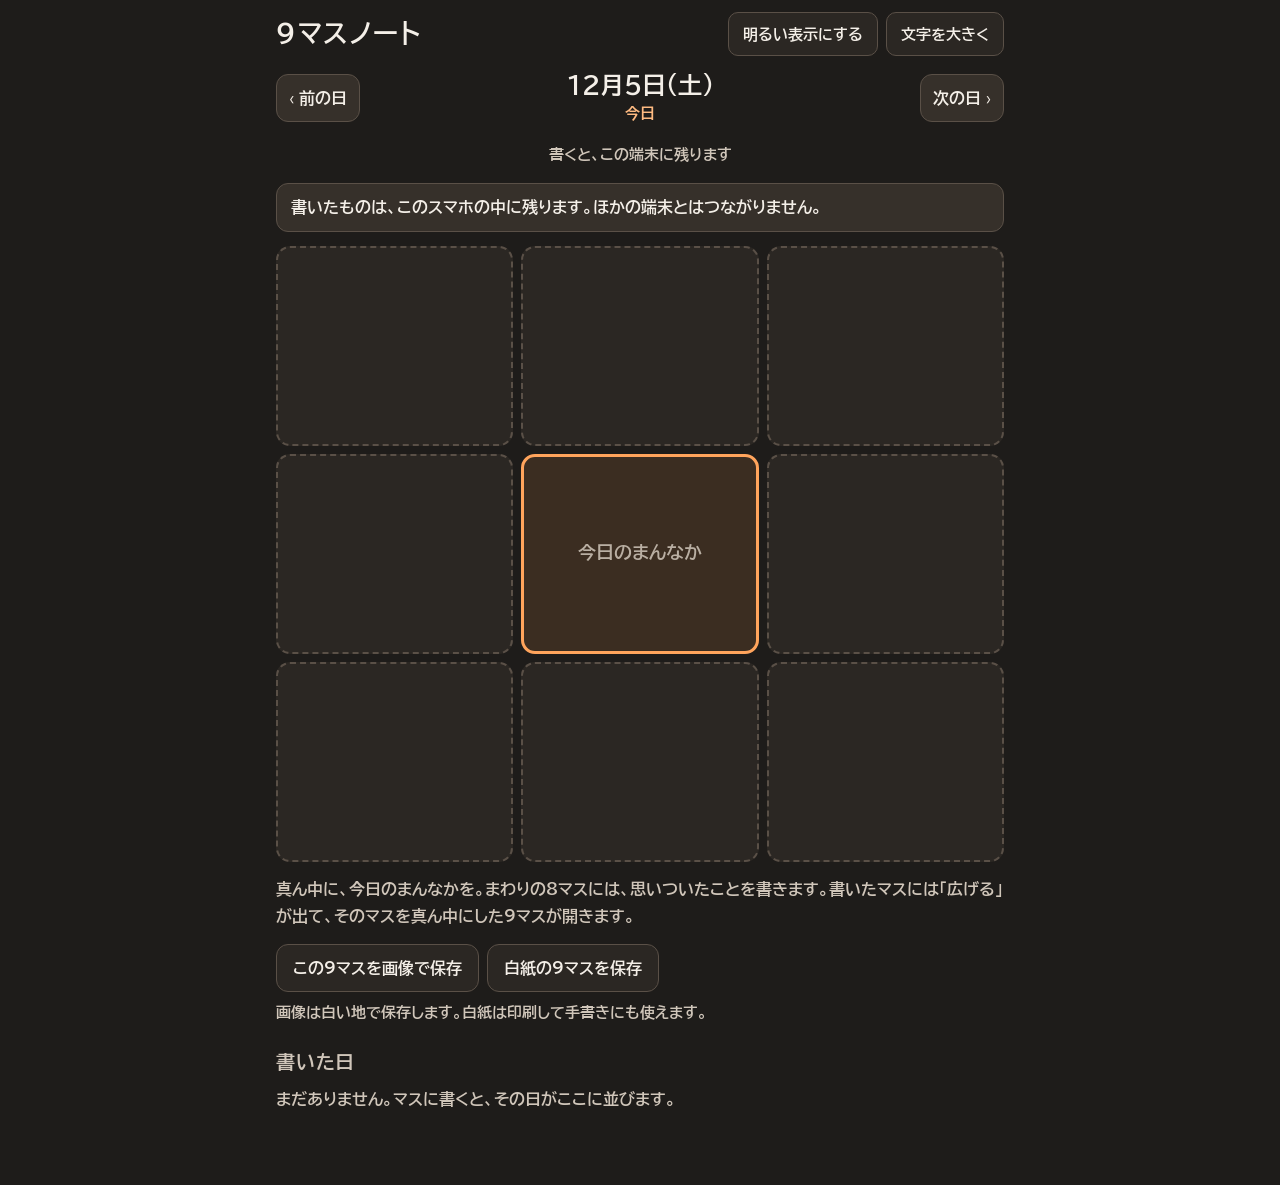
<file: 9masu/index.html>
<!doctype html>
<html lang="ja"><head>
<meta charset="utf-8">
<meta name="viewport" content="width=device-width,initial-scale=1,viewport-fit=cover">
<title>9マスノート</title>
<link rel="manifest" href="manifest.json">
<link rel="icon" href="icon-192.png" sizes="192x192" type="image/png">
<link rel="apple-touch-icon" href="apple-touch-icon.png">
<meta name="theme-color" content="#1e1c1a">
<meta name="mobile-web-app-capable" content="yes">
<meta name="description" content="3×3のマスに書く9マスノート">
<meta name="color-scheme" content="dark light">
<link rel="preconnect" href="https://fonts.googleapis.com">
<link rel="preconnect" href="https://fonts.gstatic.com" crossorigin>
<link rel="stylesheet" href="https://fonts.googleapis.com/css2?family=BIZ+UDPGothic:wght@400;700&display=swap">
<script>
// 表示の好みは、この端末のブラウザにだけ覚えさせる（読めなくても暗い表示・ふつうの大きさで出す）
try{ if(localStorage.getItem("masu-theme")==="light") document.documentElement.setAttribute("data-masu","light");
     if(localStorage.getItem("masu-size")==="xl") document.documentElement.classList.add("xl"); }catch(e){}
</script>
<style>
/* 3×3のマスが主役。上に日付、下に「書いた日」。
   既定は暗い表示（2026-09-24 本人希望：老眼・白内障のため）。色はダッシュボードと揃える */
:root{
  --bg:#1e1c1a; --fg:#f4efe8; --muted:#d0c6ba; --line:#5a5047;
  --card:#2b2723; --soft:#36302a; --core:#3b2d21; --core-line:#ffa45c;
  --accent:#ffa45c; --accent-ink:#ffbb82; --on-accent:#1e1c1a;
  --go:#74e3a8; --stop:#ff9582;
  --font:"BIZ UDPGothic","Hiragino Sans","Yu Gothic UI","Meiryo",system-ui,sans-serif;
  color-scheme:dark;
}
:root[data-masu="light"]{
  --bg:#fffaf2; --fg:#2d2824; --muted:#5f544b; --line:#cdb89f;
  --card:#ffffff; --soft:#fff3e4; --core:#fde9d2; --core-line:#d8702d;
  --accent:#d8702d; --accent-ink:#a94f12; --on-accent:#ffffff;
  --go:#237f53; --stop:#c0402e;
  color-scheme:light;
}
*{box-sizing:border-box}
[hidden]{display:none!important}
html{-webkit-text-size-adjust:100%}
html.xl body{zoom:1.15}
body{margin:0;background:var(--bg);color:var(--fg);font-family:var(--font);
  font-size:18px;line-height:1.7;font-weight:700;overflow-wrap:anywhere}
.wrap{max-width:760px;margin:0 auto;padding-block:12px 72px;
  padding-left:max(16px, env(safe-area-inset-left, 0px));
  padding-right:max(16px, env(safe-area-inset-right, 0px));
  display:flex;flex-direction:column;gap:14px}
button{font-family:inherit;font-weight:700;cursor:pointer;color:var(--fg)}
button:focus-visible{outline:3px solid var(--accent);outline-offset:2px}

/* 見出しと表示の好み */
.top{display:flex;flex-wrap:wrap;align-items:center;justify-content:space-between;gap:8px 12px}
h1{margin:0;font-size:26px;letter-spacing:.06em;line-height:1.3}
.prefs{display:flex;gap:8px;flex-wrap:wrap}
.pbtn{background:var(--card);border:1px solid var(--line);border-radius:10px;
  padding:6px 14px;font-size:15px;min-height:44px}

/* 日付 */
.datebar{display:grid;grid-template-columns:auto minmax(0,1fr) auto;align-items:center;gap:8px}
.nav{background:var(--soft);border:1px solid var(--line);border-radius:12px;
  padding:6px 12px;font-size:16px;min-height:48px;white-space:nowrap}
.dateblock{text-align:center;min-width:0}
.date{font-size:24px;line-height:1.3;font-variant-numeric:tabular-nums}
.dsub{font-size:15px;color:var(--muted)}
.dsub.today{color:var(--accent-ink)}
.statusrow{display:flex;flex-wrap:wrap;align-items:center;justify-content:center;gap:6px 14px;min-height:28px}
.status{margin:0;font-size:15px;color:var(--muted);text-align:center}
.status.ok{color:var(--go)}
.status.ng{color:var(--stop)}
.link{background:none;border:0;padding:4px 2px;font-size:15px;color:var(--accent-ink);
  text-decoration:underline;text-underline-offset:3px;min-height:36px}
.notice{margin:0;padding:10px 14px;border-radius:12px;background:var(--soft);
  border:1px solid var(--line);font-size:16px}

/* 広げているときの帯 */
.subbar{display:flex;flex-wrap:wrap;align-items:center;gap:8px 12px;
  padding:10px 12px;border-radius:12px;background:var(--soft)}
.subinfo{display:flex;align-items:center;gap:10px;min-width:0;flex:1 1 220px;font-size:17px}
.subinfo span:last-child{min-width:0}
.minimap{display:inline-grid;grid-template-columns:repeat(3,10px);gap:2px;flex:none}
.minimap i{width:10px;height:10px;border-radius:2px;border:1px solid var(--line)}
.minimap i.c{border-color:var(--muted)}
.minimap i.on{background:var(--accent);border-color:var(--accent)}

/* 9マス本体 */
.grid{display:grid;grid-template-columns:repeat(3,minmax(0,1fr));gap:8px}
.cell{position:relative;display:flex;flex-direction:column;justify-content:center;align-items:stretch;
  min-height:clamp(108px, 26vw, 200px);padding:10px 8px;border-radius:14px;
  background:var(--card);border:2px dashed var(--line);cursor:text}
.cell.filled{border-style:solid}
.cell.core{background:var(--core);border:3px solid var(--core-line)}
.cell:focus-within{outline:3px solid var(--accent);outline-offset:2px}
.cell textarea{display:block;width:100%;min-height:1.6em;margin:0;padding:0;border:0;outline:none;resize:none;
  overflow:hidden;background:transparent;color:var(--fg);font:inherit;font-size:18px;line-height:1.55;
  text-align:center}
.cell textarea::placeholder{color:var(--muted);opacity:.85}
.expand{align-self:center;margin-top:8px;padding:4px 12px;min-height:40px;border-radius:999px;
  background:var(--soft);border:1px solid var(--line);color:var(--accent-ink);font-size:15px;white-space:nowrap}
.expand .n{font-variant-numeric:tabular-nums;color:var(--muted);margin-left:4px}
.hint{margin:0;font-size:16px;color:var(--muted)}

/* 画像で保存 */
.saves{display:flex;flex-direction:column;gap:8px}
.saves .btns{display:flex;flex-wrap:wrap;gap:8px}
.sbtn{background:var(--card);border:1px solid var(--line);border-radius:12px;padding:8px 16px;font-size:16px;min-height:48px}
.saves p{margin:0;font-size:15px;color:var(--muted)}

/* 書いた日 */
.history h2{margin:6px 0 8px;font-size:19px;color:var(--muted);letter-spacing:.04em}
.chips{display:flex;flex-wrap:wrap;gap:8px}
.chip{background:var(--card);border:1px solid var(--line);border-radius:12px;padding:6px 12px;
  font-size:16px;min-height:44px;text-align:left;line-height:1.4}
.chip .n{display:block;font-size:14px;color:var(--muted);font-variant-numeric:tabular-nums}
.chip.on{border:2px solid var(--accent)}
.empty{margin:0;font-size:16px;color:var(--muted)}

@media (max-width:420px){
  .nav{padding:6px 8px;font-size:15px}
  .date{font-size:21px}
  .cell{padding:8px 5px}
}
@media (prefers-reduced-motion:reduce){*{transition:none!important}}
</style>

<style>
.install{display:grid;gap:10px;padding:14px 16px;border:1px solid var(--line);border-radius:14px;background:var(--card);font-size:18px;line-height:1.5}
.install p{margin:0}
.install .ib{display:flex;gap:10px;flex-wrap:wrap}
.install button{min-height:52px;padding:0 18px;font-size:18px;border-radius:12px}
.install #installBtn{background:var(--accent);color:var(--on-accent);border:0}
.install #installClose{background:transparent;border:1px solid var(--line)}
</style>
</head><body>
<div class="wrap">
  <div class="install" id="installBox" hidden>
    <p id="installMsg">ホーム画面に追加すると、アプリのように開けます。</p>
    <div class="ib"><button type="button" id="installBtn">ホーム画面に追加</button><button type="button" id="installClose">閉じる</button></div>
  </div>
  <header class="top">
    <h1>9マスノート</h1>
    <div class="prefs">
      <button type="button" id="btn-theme" class="pbtn">明るい表示にする</button>
      <button type="button" id="btn-size" class="pbtn">文字を大きく</button>
    </div>
  </header>

  <nav class="datebar" aria-label="日付">
    <button type="button" id="prev" class="nav">‹ 前の日</button>
    <div class="dateblock">
      <div id="date-label" class="date"></div>
      <div id="date-sub" class="dsub"></div>
    </div>
    <button type="button" id="next" class="nav">次の日 ›</button>
  </nav>

  <div class="statusrow">
    <p id="status" class="status" aria-live="polite">保存先につないでいます…</p>
    <button type="button" id="to-today" class="link" hidden>今日に戻る</button>
  </div>
  <p id="notice" class="notice" hidden></p>

  <div id="subbar" class="subbar" hidden>
    <button type="button" id="back" class="pbtn">‹ 9マスに戻る</button>
    <div class="subinfo"><span id="minimap" class="minimap" aria-hidden="true"></span><span id="subtitle"></span></div>
  </div>

  <section id="grid" class="grid" aria-label="9マス"></section>
  <p id="hint" class="hint"></p>

  <section id="saves" class="saves" hidden>
    <div class="btns">
      <button type="button" id="save-png" class="sbtn">この9マスを画像で保存</button>
      <button type="button" id="save-blank" class="sbtn">白紙の9マスを保存</button>
    </div>
    <p>画像は白い地で保存します。白紙は印刷して手書きにも使えます。</p>
  </section>

  <section class="history">
    <h2>書いた日</h2>
    <div id="history" class="chips"></div>
  </section>
</div>

<script>
(function(){
  "use strict";
  // マスの並び（0〜8）。4がまんなか。広げた9マスのまんなかは、もとのマスと同じ文字を指す
  var POS = ["左上","上","右上","左","まんなか","右","左下","下","右下"];
  var $ = function(id){ return document.getElementById(id); };

  var fmtYMD = new Intl.DateTimeFormat("en-CA",{timeZone:"Asia/Tokyo",year:"numeric",month:"2-digit",day:"2-digit"});
  var fmtWd = new Intl.DateTimeFormat("ja-JP",{timeZone:"UTC",weekday:"short"});
  var fmtHM = new Intl.DateTimeFormat("ja-JP",{timeZone:"Asia/Tokyo",hour:"numeric",minute:"2-digit"});
  function today(){ return fmtYMD.format(new Date()); }
  function parts(ds){ var p = ds.split("-"); return {y:+p[0], m:+p[1], d:+p[2]}; }
  function addDays(ds, n){ var p = parts(ds); return new Date(Date.UTC(p.y,p.m-1,p.d+n)).toISOString().slice(0,10); }
  function wd(ds){ var p = parts(ds); return fmtWd.format(new Date(Date.UTC(p.y,p.m-1,p.d))); }
  function dateLabel(ds){ var p = parts(ds); return p.m + "月" + p.d + "日（" + wd(ds) + "）"; }
  function shortLabel(ds){ var p = parts(ds); return p.m + "/" + p.d + "（" + wd(ds) + "）"; }

  function blank9(){ return ["","","","","","","","",""]; }
  function blankDay(){ return {grid:blank9(), subs:{}}; }
  function clean9(a){ var out = blank9(); if(Array.isArray(a)) for(var i=0;i<9;i++) out[i] = typeof a[i]==="string" ? a[i] : ""; return out; }
  function normalize(d){
    var day = blankDay(); if(!d) return day;
    day.grid = clean9(d.grid);
    if(d.subs && typeof d.subs==="object") Object.keys(d.subs).forEach(function(k){
      var i = +k; if(i>=0 && i<9 && i!==4) day.subs[i] = clean9(d.subs[k]);
    });
    return day;
  }
  function subCount(day, k){ var s = day.subs[k]; if(!s) return 0; var n=0; for(var i=0;i<9;i++) if(i!==4 && s[i].trim()) n++; return n; }
  function filled(day){ return day.grid.filter(function(v){ return v.trim(); }).length; }
  function hasAny(day){ if(filled(day)) return true; for(var k=0;k<9;k++) if(subCount(day,k)) return true; return false; }

  var state = { date: today(), view: -1, days: {} };
  var dirty = {};      // 保存がまだ終わっていない日（届いた記録で上書きしない）
  var mode = "connecting"; // connecting | db | local
  var db = null, downloads = null;

  function day(ds){ ds = ds || state.date; if(!state.days[ds]) state.days[ds] = blankDay(); return state.days[ds]; }
  // いま画面に出ている9つの値
  function values(){
    var d = day();
    if(state.view < 0) return d.grid.slice();
    var s = d.subs[state.view] || blank9(); var v = s.slice(); v[4] = d.grid[state.view]; return v;
  }
  function setValue(i, text){
    var d = day();
    if(state.view < 0 || i === 4){ d.grid[state.view < 0 ? i : state.view] = text; }
    else { if(!d.subs[state.view]) d.subs[state.view] = blank9(); d.subs[state.view][i] = text; }
  }

  /* ---------- 表示 ---------- */
  var tas = [];
  function autosize(ta){ ta.style.height = "auto"; ta.style.height = ta.scrollHeight + "px"; }

  function buildGrid(){
    var g = $("grid"); g.textContent = ""; tas = [];
    var v = values(), d = day();
    for(var i=0;i<9;i++){
      var cell = document.createElement("div");
      cell.className = "cell" + (i===4 ? " core" : "");
      var ta = document.createElement("textarea");
      ta.id = "masu-" + i; ta.rows = 1; ta.value = v[i];
      ta.setAttribute("aria-label", state.view < 0 ? POS[i] + "のマス" : "「" + POS[state.view] + "」を広げた9マスの" + POS[i]);
      if(i===4) ta.placeholder = state.view < 0 ? "今日のまんなか" : POS[state.view] + "のマス";
      ta.addEventListener("input", onInput(i));
      cell.appendChild(ta);
      if(state.view < 0 && i !== 4){
        var b = document.createElement("button");
        b.type = "button"; b.className = "expand"; b.id = "expand-" + i;
        b.addEventListener("click", openSub(i));
        cell.appendChild(b);
      }
      cell.addEventListener("click", focusCell(ta));
      g.appendChild(cell); tas.push(ta);
    }
    tas.forEach(autosize);
    paintCells();
  }
  function focusCell(ta){ return function(e){ if(e.target.closest("button")) return; if(e.target !== ta) ta.focus(); }; }
  function paintCells(){
    var v = values(), d = day();
    tas.forEach(function(ta, i){
      ta.parentNode.classList.toggle("filled", !!v[i].trim());
      var b = $("expand-" + i);
      if(b){
        var n = subCount(d, i);
        b.hidden = !(v[i].trim() || n);
        b.innerHTML = "広げる" + (n ? '<span class="n">' + n + "/8</span>" : "");
        b.setAttribute("aria-label", POS[i] + "のマスを9マスに広げる" + (n ? "（" + n + "マス書いてあります）" : ""));
      }
    });
  }
  // 届いた記録を画面に反映する（書いている途中のマスには触らない）
  function refreshValues(){
    var v = values();
    tas.forEach(function(ta, i){
      if(ta !== document.activeElement && ta.value !== v[i]){ ta.value = v[i]; autosize(ta); }
    });
    paintCells();
    if(state.view >= 0) paintSubbar();
  }

  function paintHeader(){
    var t = today();
    $("date-label").textContent = dateLabel(state.date);
    var sub = $("date-sub");
    if(state.date === t){ sub.textContent = "今日"; sub.className = "dsub today"; }
    else { var diff = Math.round((Date.parse(state.date) - Date.parse(t)) / 864e5);
      sub.textContent = diff < 0 ? (-diff) + "日前" : diff + "日後"; sub.className = "dsub"; }
    $("to-today").hidden = state.date === t;
  }
  function paintSubbar(){
    var bar = $("subbar");
    if(state.view < 0){ bar.hidden = true; return; }
    bar.hidden = false;
    var mm = $("minimap"); mm.textContent = "";
    for(var i=0;i<9;i++){ var c = document.createElement("i"); if(i===state.view) c.className = "on"; else if(i===4) c.className = "c"; mm.appendChild(c); }
    var center = day().grid[state.view].trim();
    $("subtitle").textContent = center ? "「" + center.replace(/\s+/g," ") + "」を広げています" : POS[state.view] + "のマスを広げています";
  }
  function paintHint(){
    $("hint").textContent = state.view < 0
      ? "真ん中に、今日のまんなかを。まわりの8マスには、思いついたことを書きます。書いたマスには「広げる」が出て、そのマスを真ん中にした9マスが開きます。"
      : "真ん中は、もとの9マスの「" + POS[state.view] + "」と同じマスです。どちらで書き直しても、両方に入ります。";
  }
  function paintHistory(){
    var box = $("history"); box.textContent = "";
    var ds = Object.keys(state.days).filter(function(k){ return hasAny(state.days[k]); }).sort().reverse().slice(0, 30);
    if(!ds.length){
      var p = document.createElement("p"); p.className = "empty";
      p.textContent = "まだありません。マスに書くと、その日がここに並びます。";
      box.appendChild(p); return;
    }
    ds.forEach(function(k){
      var dd = state.days[k], n = filled(dd), x = 0;
      for(var j=0;j<9;j++) if(subCount(dd,j)) x++;
      var b = document.createElement("button");
      b.type = "button"; b.className = "chip" + (k === state.date ? " on" : "");
      b.innerHTML = shortLabel(k) + '<span class="n">9マスのうち' + n + (x ? "・広げた" + x : "") + "</span>";
      b.addEventListener("click", function(){ go(k, -1); });
      box.appendChild(b);
    });
  }
  function render(){ paintHeader(); paintSubbar(); paintHint(); buildGrid(); paintHistory(); }

  function go(ds, view){
    flushAll();
    state.date = ds; state.view = view == null ? -1 : view;
    render(); window.scrollTo({top:0});
  }
  function openSub(i){ return function(){ state.view = i; render(); var c = tas[4]; if(c && !c.value) c.focus(); }; }

  /* ---------- 保存 ---------- */
  function setStatus(kind, text){
    var s = $("status"); s.textContent = text;
    s.className = "status" + (kind === "ok" ? " ok" : kind === "ng" ? " ng" : "");
  }
  function hm(){ return fmtHM.format(new Date()); }

  var timers = {}, inflight = {}, again = {}, edits = {};
  function onInput(i){
    return function(e){
      setValue(i, e.target.value); autosize(e.target); paintCells();
      if(state.view >= 0 && i === 4) paintSubbar();
      var ds = state.date; dirty[ds] = true; edits[ds] = (edits[ds] || 0) + 1;
      clearTimeout(timers[ds]); timers[ds] = setTimeout(function(){ flush(ds); }, 700);
      if(mode !== "connecting") setStatus("", "保存中…");
    };
  }
  function body(ds){
    var d = day(ds), subs = {};
    Object.keys(d.subs).forEach(function(k){ if(subCount(d, +k)){ var s = d.subs[k].slice(); s[4] = ""; subs[k] = s; } });
    return {date:ds, grid:d.grid.slice(), subs:subs, filled:filled(d), updatedAt:new Date().toISOString()};
  }
  function writeLocal(ds){
    try{
      if(hasAny(day(ds))) localStorage.setItem("9masu:" + ds, JSON.stringify(body(ds)));
      else localStorage.removeItem("9masu:" + ds);
      return true;
    }catch(e){ return false; }
  }
  async function writeDb(ds){
    var ref = db.collection("days").doc(ds);
    if(hasAny(day(ds))) await ref.set(body(ds)); else await ref.delete();
  }
  async function flush(ds){
    clearTimeout(timers[ds]);
    if(!dirty[ds] || mode === "connecting") return;
    if(mode === "local"){
      if(writeLocal(ds)){ dirty[ds] = false; setStatus("ok", "この端末に保存しました（" + hm() + "）"); }
      else setStatus("ng", "この端末に保存できませんでした。画面を閉じると消えます");
      paintHistory(); return;
    }
    if(inflight[ds]){ again[ds] = true; return; }
    inflight[ds] = true; var v = edits[ds];
    try{
      try{ await writeDb(ds); }
      catch(e){ if(e && e.code === "unavailable"){ await new Promise(function(r){ setTimeout(r, 1200 + Math.random()*800); }); await writeDb(ds); } else throw e; }
      if(edits[ds] === v) dirty[ds] = false;
      setStatus("ok", "保存しました（" + hm() + "）");
    }catch(e){
      var c = e && e.code;
      setStatus("ng", c === "quota_exceeded" ? "保存先がいっぱいで、保存できませんでした"
        : "保存できませんでした。つながりが戻ったら、どこかのマスに一文字足すと保存し直します");
    }
    inflight[ds] = false;
    paintHistory();
    if(again[ds]){ again[ds] = false; flush(ds); }
  }
  function flushAll(){ Object.keys(dirty).forEach(function(ds){ if(dirty[ds]) flush(ds); }); }
  document.addEventListener("visibilitychange", function(){ if(document.visibilityState === "hidden") flushAll(); });

  /* ---------- 保存先につなぐ ---------- */
  function startLocal(){
    mode = "local";
    try{
      for(var i=0;i<localStorage.length;i++){
        var k = localStorage.key(i);
        if(k && k.indexOf("9masu:") === 0){ var ds = k.slice(6); if(!dirty[ds]) state.days[ds] = normalize(JSON.parse(localStorage.getItem(k))); }
      }
    }catch(e){}
    var n = $("notice"); n.hidden = false;
    n.textContent = "書いたものは、このスマホの中に残ります。ほかの端末とはつながりません。";
    setStatus("", "書くと、この端末に残ります");
    refreshValues(); paintHistory(); flushAll();
  }
  function startDb(){
    mode = "db";
    setStatus("", "書くと自動で残ります");
    db.collection("days").orderBy("date", "desc").limit(1000).onSnapshot(function(snap){
      snap.docChanges().forEach(function(ch){
        var ds = ch.doc.id; if(dirty[ds]) return;
        if(ch.type === "removed") delete state.days[ds];
        else state.days[ds] = normalize(ch.doc.data());
      });
      refreshValues(); paintHistory();
    }, function(e){
      setStatus("ng", "記録の読み込みが止まりました。画面を開き直すと戻ります");
    });
    flushAll();
  }
  async function connect(){
    var c = window.claude;
    if(!c || typeof c.use !== "function"){
      // アプリ版：画像はこの端末に保存（ダウンロード）する
      downloads = { save: function(o){ return new Promise(function(res){
        var url = URL.createObjectURL(o.data), a = document.createElement("a");
        a.href = url; a.download = o.filename; document.body.appendChild(a); a.click(); a.remove();
        setTimeout(function(){ URL.revokeObjectURL(url); }, 4000); res(true); }); } };
      $("saves").hidden = false;
      startLocal(); return;
    }
    c.use("downloads").then(function(d){ if(d){ downloads = d; $("saves").hidden = false; } }).catch(function(){});
    try{ db = await c.use("db"); }catch(e){ db = null; }
    if(db) startDb(); else startLocal();
  }

  /* ---------- 画像で保存（白い地・印刷向け） ---------- */
  var FAM = '"BIZ UDPGothic","Hiragino Sans","Yu Gothic UI","Meiryo",sans-serif';
  function wrapLines(g, text, maxW){
    var out = [];
    text.split("\n").forEach(function(par){
      var line = "";
      Array.from(par).forEach(function(ch){
        if(g.measureText(line + ch).width > maxW && line){ out.push(line); line = ch; } else line += ch;
      });
      out.push(line);
    });
    while(out.length && !out[out.length-1].trim()) out.pop();
    return out;
  }
  function drawText(g, text, x, y, size, ink){
    if(!text.trim()) return;
    var maxW = size - 44, maxH = size - 40, fs = 34, lh, lines;
    for(;;){
      g.font = "700 " + fs + "px " + FAM; lh = Math.round(fs * 1.42);
      lines = wrapLines(g, text.trim(), maxW);
      if(lines.length * lh <= maxH || fs <= 24) break;
      fs -= 4;
    }
    var maxLines = Math.floor(maxH / lh);
    if(lines.length > maxLines){ lines = lines.slice(0, maxLines); lines[maxLines-1] = lines[maxLines-1].slice(0, -1) + "…"; }
    g.fillStyle = ink; g.textAlign = "center"; g.textBaseline = "middle";
    var y0 = y + size/2 - (lines.length - 1) * lh / 2;
    lines.forEach(function(l, k){ g.fillText(l, x + size/2, y0 + k * lh); });
  }
  function box(g, x, y, w, h, r){
    g.beginPath();
    if(g.roundRect) g.roundRect(x, y, w, h, r); else g.rect(x, y, w, h);
  }
  async function exportPng(isBlank){
    if(!downloads) return;
    try{ await document.fonts.load('700 34px "BIZ UDPGothic"'); }catch(e){}
    var W = 1240, pad = 70, gap = 14, top = 190, size = W - pad*2, cell = (size - gap*2) / 3, H = top + size + pad;
    var cv = document.createElement("canvas"); cv.width = W; cv.height = H;
    var g = cv.getContext("2d");
    var paper = "#fffdf8", ink = "#2a2420", sub = "#6a5e54", line = "#5a4f45", coreBg = "#fbe8d4", coreLine = "#c8661f";
    g.fillStyle = paper; g.fillRect(0, 0, W, H);
    g.textBaseline = "alphabetic";
    g.fillStyle = ink; g.textAlign = "left"; g.font = "700 50px " + FAM; g.fillText("9マスノート", pad, 105);
    g.fillStyle = sub; g.textAlign = "right"; g.font = "700 34px " + FAM;
    g.fillText(isBlank ? "　　月　　日（　　）" : dateLabel(state.date), W - pad, 105);
    var v = isBlank ? blank9() : values();
    if(!isBlank && state.view >= 0){
      g.textAlign = "left"; g.font = "700 28px " + FAM;
      var c = (v[4] || POS[state.view] + "のマス").replace(/\s+/g, " ");
      if(c.length > 26) c = c.slice(0, 25) + "…";
      g.fillText("「" + c + "」を広げたところ", pad, 158);
    }
    for(var i=0;i<9;i++){
      var x = pad + (i % 3) * (cell + gap), y = top + Math.floor(i / 3) * (cell + gap);
      box(g, x, y, cell, cell, 18);
      g.fillStyle = i === 4 ? coreBg : "#ffffff"; g.fill();
      g.lineWidth = i === 4 ? 5 : 3; g.strokeStyle = i === 4 ? coreLine : line; g.stroke();
      if(isBlank && i === 4){
        g.fillStyle = "#b3a28f"; g.textAlign = "center"; g.textBaseline = "middle"; g.font = "700 30px " + FAM;
        g.fillText("今日のまんなか", x + cell/2, y + cell/2);
        continue;
      }
      drawText(g, v[i], x, y, cell, ink);
    }
    var blob = await new Promise(function(r){ cv.toBlob(r, "image/png"); });
    var name = isBlank ? "9マス_白紙.png" : "9マス_" + state.date + (state.view >= 0 ? "_" + POS[state.view] : "") + ".png";
    try{
      await downloads.save({filename:name, data:blob});
      setStatus("ok", "画像を保存しました");
    }catch(e){
      var code = e && e.code;
      if(code === "declined") setStatus("", "画像の保存はやめました");
      else if(code === "rate_limited") setStatus("", "少し待ってから、もう一度押してください");
      else { setStatus("ng", "この画面では画像を保存できません"); $("saves").hidden = true; }
    }
  }

  /* ---------- 操作 ---------- */
  $("prev").addEventListener("click", function(){ go(addDays(state.date, -1)); });
  $("next").addEventListener("click", function(){ go(addDays(state.date, 1)); });
  $("to-today").addEventListener("click", function(){ go(today()); });
  $("back").addEventListener("click", function(){ var k = state.view; state.view = -1; render(); var b = $("expand-" + k); if(b && !b.hidden) b.focus(); });
  document.addEventListener("keydown", function(e){ if(e.key === "Escape" && state.view >= 0) $("back").click(); });
  $("save-png").addEventListener("click", function(){ exportPng(false); });
  $("save-blank").addEventListener("click", function(){ exportPng(true); });

  function paintPrefs(){
    var light = document.documentElement.getAttribute("data-masu") === "light";
    $("btn-theme").textContent = light ? "暗い表示にする" : "明るい表示にする";
    $("btn-size").textContent = document.documentElement.classList.contains("xl") ? "文字をふつうに" : "文字を大きく";
  }
  $("btn-theme").addEventListener("click", function(){
    var r = document.documentElement, light = r.getAttribute("data-masu") === "light";
    if(light) r.removeAttribute("data-masu"); else r.setAttribute("data-masu", "light");
    try{ localStorage.setItem("masu-theme", light ? "dark" : "light"); }catch(e){}
    paintPrefs();
  });
  $("btn-size").addEventListener("click", function(){
    var on = document.documentElement.classList.toggle("xl");
    try{ localStorage.setItem("masu-size", on ? "xl" : "normal"); }catch(e){}
    paintPrefs(); tas.forEach(autosize);
  });
  window.addEventListener("resize", function(){ tas.forEach(autosize); });

  paintPrefs();
  render();
  if(document.fonts && document.fonts.ready) document.fonts.ready.then(function(){ tas.forEach(autosize); });
  connect();
})();
</script>

<script>
if ("serviceWorker" in navigator) { navigator.serviceWorker.register("sw.js").catch(function () {}); }
(function () {
  var box = document.getElementById("installBox"), btn = document.getElementById("installBtn"), msg = document.getElementById("installMsg"), deferred = null;
  var standalone = window.matchMedia("(display-mode: standalone)").matches || navigator.standalone;
  var closed = false; try { closed = localStorage.getItem("installClosed") === "1"; } catch (e) {}
  if (standalone || closed) return;
  window.addEventListener("beforeinstallprompt", function (e) { e.preventDefault(); deferred = e; btn.hidden = false; msg.textContent = "ホーム画面に追加すると、アプリのように開けます。電波がなくても書けます。"; box.hidden = false; });
  setTimeout(function () { if (!deferred && box.hidden) { btn.hidden = true; msg.textContent = "アプリにするには、Chromeの右上「︙」から「アプリをインストール」を選んでください。"; box.hidden = false; } }, 4000);
  btn.addEventListener("click", function () { if (!deferred) return; deferred.prompt(); deferred.userChoice.then(function () { deferred = null; box.hidden = true; }); });
  document.getElementById("installClose").addEventListener("click", function () { box.hidden = true; try { localStorage.setItem("installClosed", "1"); } catch (e) {} });
  window.addEventListener("appinstalled", function () { box.hidden = true; });
})();
</script>
</body></html>
</file>
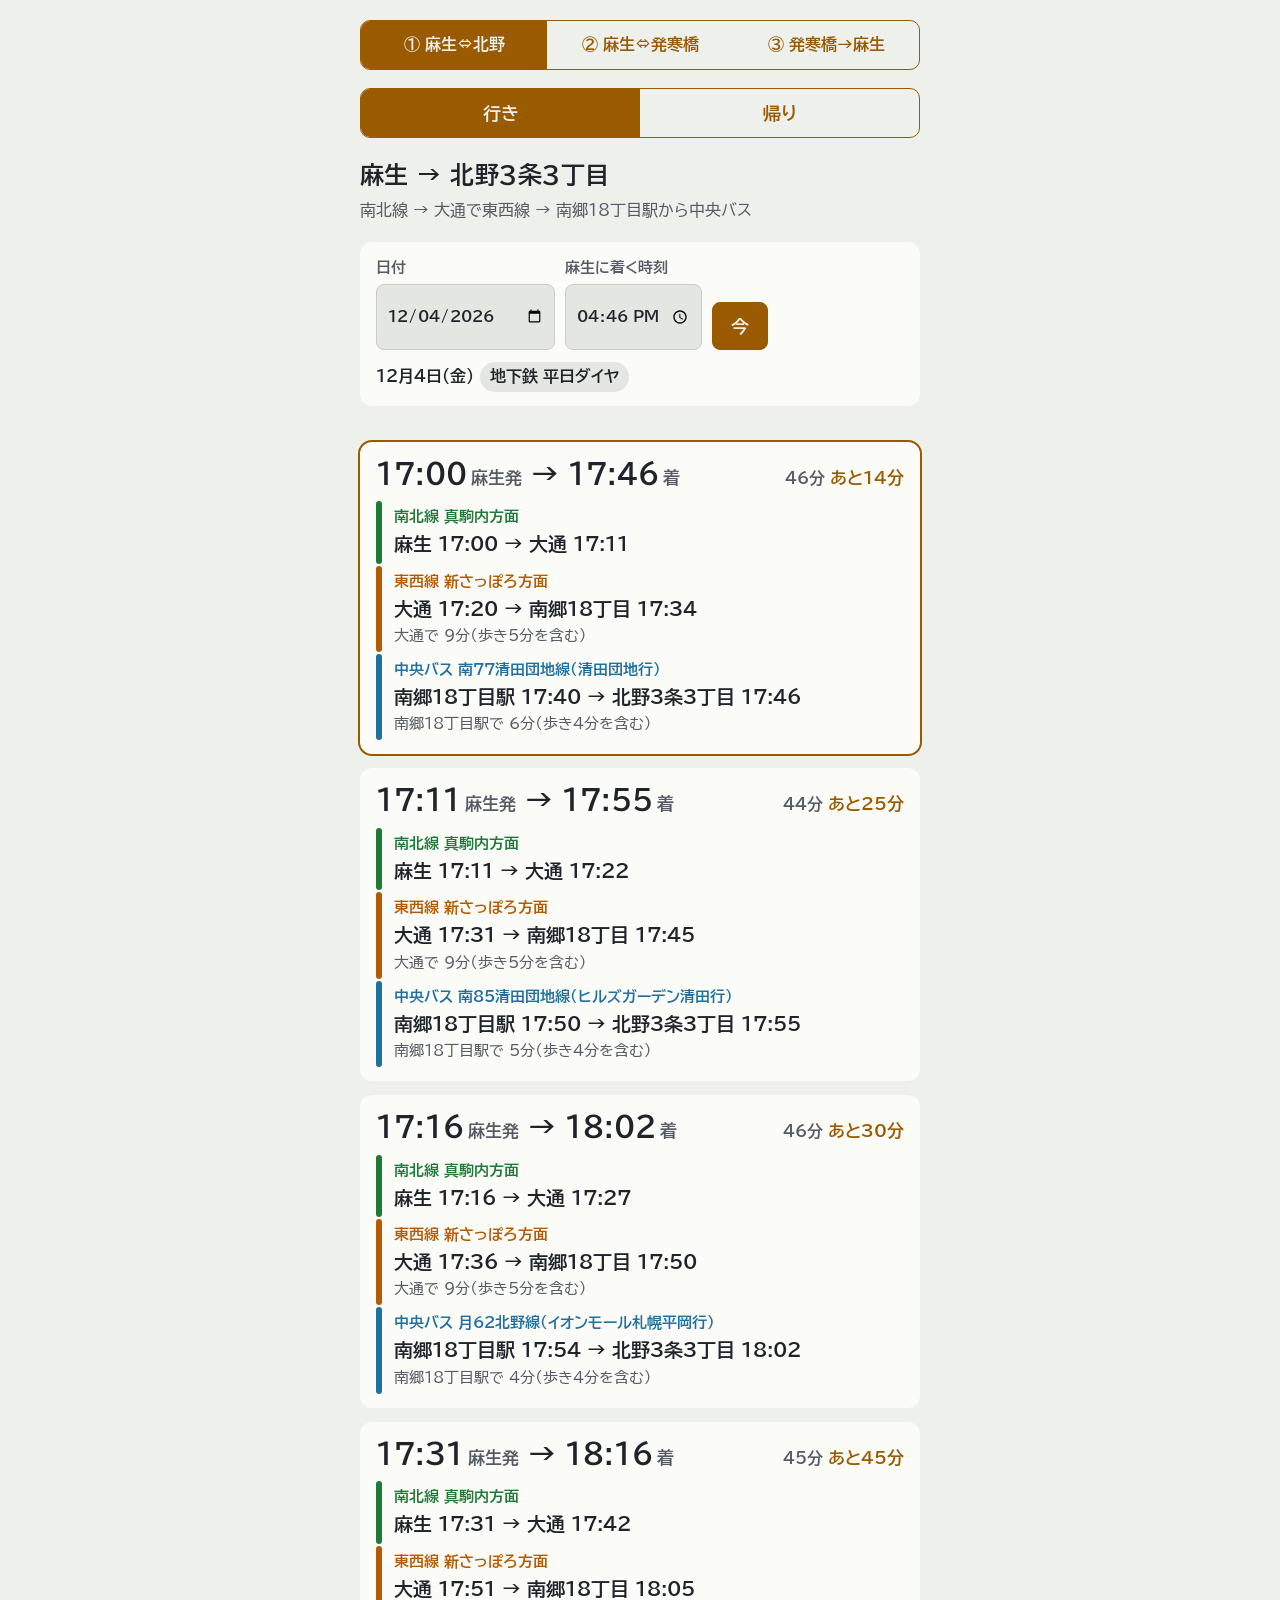
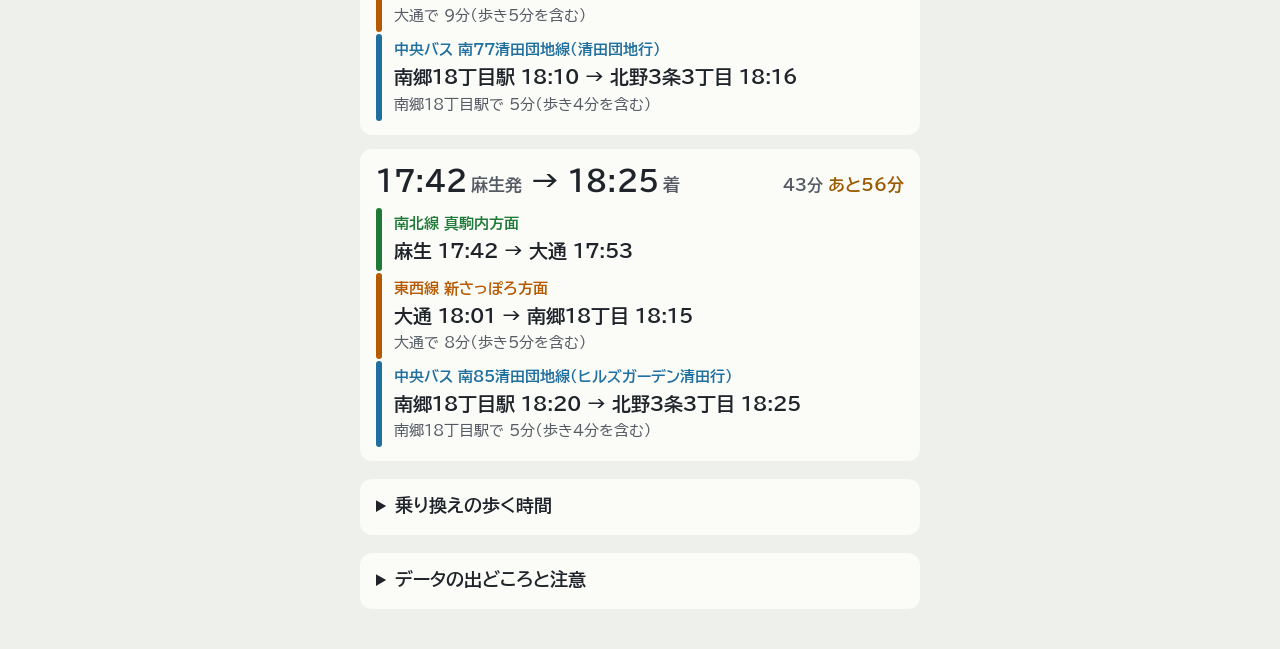
<file: timetable/index.html>
<!doctype html>
<html lang="ja"><head>
<meta charset="utf-8">
<meta name="viewport" content="width=device-width,initial-scale=1,viewport-fit=cover">
<style>:root{box-sizing:border-box;padding-top:env(safe-area-inset-top,0px);padding-bottom:env(safe-area-inset-bottom,0px)}html{scroll-padding-top:env(safe-area-inset-top,0px)}body{margin:0;padding:0}img{max-width:100%}[hidden]:not([hidden=until-found i]){display:none!important}</style>
<title>乗り継ぎ時刻表</title>
<link rel="manifest" href="manifest.json">
<link rel="icon" href="icon.svg" type="image/svg+xml">
<link rel="icon" href="icon-192.png" sizes="192x192" type="image/png">
<link rel="apple-touch-icon" href="apple-touch-icon.png">
<meta name="mobile-web-app-capable" content="yes">
<meta name="description" content="麻生・北野・発寒橋の乗り継ぎ時刻表">
<meta name="theme-color" content="#1d2127">
<link rel="preconnect" href="https://fonts.googleapis.com">
<link rel="preconnect" href="https://fonts.gstatic.com" crossorigin>
<link rel="stylesheet" href="https://fonts.googleapis.com/css2?family=BIZ+UDPGothic:wght@400;700&display=swap">
<style>
/* Layout: one narrow column. Route switch, direction switch and search bar on top, then one card per connection, steps drawn as a line timeline in each line's color. */
:root {
  --bg: #1d2127;
  --surface: #262b33;
  --surface-2: #2f353f;
  --fg: #e9e7e2;
  --muted: #a9adb5;
  --line: #3b424d;
  --accent: #f0b35a;
  --namboku: #3fa45a;
  --tozai: #f08a2c;
  --bus: #4fa3d9;
  --warn-bg: #4a3a1f;
  --warn-fg: #f6d79c;
  --font: "BIZ UDPGothic", "Hiragino Sans", "Yu Gothic UI", "Meiryo", system-ui, sans-serif;
  color-scheme: dark;
}
@media (prefers-color-scheme: light) {
  :root:not([data-theme="dark"]) {
    --bg: #eef0ec; --surface: #fbfbf8; --surface-2: #e3e6e1; --fg: #1f242b; --muted: #555b64;
    --line: #c9cdc6; --accent: #9a5a00; --namboku: #1f7a38; --tozai: #b55a00; --bus: #1f6f9f;
    --warn-bg: #f7e6c2; --warn-fg: #5a3a00; color-scheme: light;
  }
}
:root[data-theme="light"] {
  --bg: #eef0ec; --surface: #fbfbf8; --surface-2: #e3e6e1; --fg: #1f242b; --muted: #555b64;
  --line: #c9cdc6; --accent: #9a5a00; --namboku: #1f7a38; --tozai: #b55a00; --bus: #1f6f9f;
  --warn-bg: #f7e6c2; --warn-fg: #5a3a00; color-scheme: light;
}
body {
  background: var(--bg); color: var(--fg);
  font-family: var(--font); font-size: 18px; line-height: 1.6;
  font-variant-numeric: tabular-nums;
}
.wrap {
  max-width: 560px; margin: 0 auto;
  padding-left: max(16px, env(safe-area-inset-left, 0px));
  padding-right: max(16px, env(safe-area-inset-right, 0px));
  padding-block: 20px 40px;
  display: grid; gap: 18px;
}
h1 { font-size: 24px; font-weight: 700; margin: 0; text-wrap: balance; letter-spacing: .02em; }
.route-line { color: var(--muted); font-size: 16px; margin: 4px 0 0; }
.seg { display: grid; grid-template-columns: 1fr 1fr; gap: 0; border: 1px solid var(--accent); border-radius: 10px; overflow: hidden; }
.seg button { border: 0; border-radius: 0; }
.seg3 { grid-template-columns: 1fr 1fr 1fr; }
.seg3 button { padding: 8px 6px; font-size: 16px; line-height: 1.35; }
.panel { background: var(--surface); border-radius: 12px; padding: 14px 16px; display: grid; gap: 12px; }
.row { display: flex; flex-wrap: wrap; gap: 10px; align-items: end; }
label { display: grid; gap: 4px; font-size: 15px; color: var(--muted); font-weight: 700; }
input[type="date"], input[type="time"], input[type="number"] {
  font: inherit; font-weight: 700; color: var(--fg); background: var(--surface-2);
  border: 1px solid var(--line); border-radius: 8px; padding: 8px 10px; min-height: 48px;
}
input[type="number"] { width: 5.5em; }
button {
  font: inherit; font-weight: 700; min-height: 48px; padding: 8px 18px; border-radius: 8px;
  border: 1px solid var(--accent); background: transparent; color: var(--accent); cursor: pointer;
}
button[aria-pressed="true"] { background: var(--accent); color: var(--bg); }
:focus-visible { outline: 3px solid var(--accent); outline-offset: 2px; }
.daytype { font-weight: 700; font-size: 16px; }
.chip { display: inline-block; padding: 2px 10px; border-radius: 999px; background: var(--surface-2); margin-left: 6px; }
.warn { background: var(--warn-bg); color: var(--warn-fg); border-radius: 10px; padding: 10px 14px; font-size: 16px; font-weight: 700; }
.list { display: grid; gap: 14px; }
.card { background: var(--surface); border-radius: 12px; padding: 14px 16px; display: grid; gap: 10px; }
.card.first { outline: 2px solid var(--accent); }
.head { display: flex; flex-wrap: wrap; justify-content: space-between; align-items: baseline; gap: 4px 12px; }
.big { font-size: 28px; font-weight: 700; line-height: 1.25; }
.big small { font-size: 17px; color: var(--muted); font-weight: 700; margin-left: 4px; }
.total { color: var(--muted); font-weight: 700; font-size: 16px; }
.until { font-weight: 700; color: var(--accent); font-size: 17px; }
ol.steps { list-style: none; margin: 0; padding: 0; display: grid; gap: 2px; }
ol.steps li { display: grid; grid-template-columns: 6px 1fr; gap: 12px; }
ol.steps .bar { border-radius: 3px; }
ol.steps .txt { padding-block: 4px; min-width: 0; }
.ln { font-size: 15px; font-weight: 700; }
.tm { font-weight: 700; font-size: 19px; }
.wait { color: var(--muted); font-size: 15px; }
.empty { color: var(--muted); font-weight: 700; text-align: center; padding: 24px 0; }
details { background: var(--surface); border-radius: 12px; padding: 12px 16px; }
summary { font-weight: 700; cursor: pointer; min-height: 32px; }
.notes { font-size: 15px; color: var(--muted); display: grid; gap: 8px; margin-top: 8px; }
.notes p { margin: 0; }
.notes a { color: var(--accent); }
@media (prefers-reduced-motion: reduce) { * { transition: none !important; } }
</style>

<style>
.install{display:grid;gap:10px;padding:14px 16px;border:1px solid var(--line);border-radius:14px;background:var(--surface);font-size:18px;font-weight:700;line-height:1.5}
.install p{margin:0}
.install .ib{display:flex;gap:10px;flex-wrap:wrap}
.install button{min-height:52px;padding:0 18px;font-size:18px;font-weight:700;border-radius:12px;cursor:pointer}
.install #installBtn{background:var(--accent);color:#1d1608;border:0}
.install #installClose{background:transparent;color:var(--fg);border:1px solid var(--line)}
</style>
</head><body>
<div class="wrap">
  <div class="install" id="installBox" hidden>
    <p id="installMsg">ホーム画面に追加すると、アプリのように開けます。</p>
    <div class="ib"><button type="button" id="installBtn">ホーム画面に追加</button><button type="button" id="installClose">閉じる</button></div>
  </div>
  <div class="seg seg3" role="group" aria-label="行程">
    <button type="button" id="r1btn" aria-pressed="true">① 麻生⇔北野</button>
    <button type="button" id="r2btn" aria-pressed="false">② 麻生⇔発寒橋</button>
    <button type="button" id="r3btn" aria-pressed="false">③ 発寒橋→麻生</button>
  </div>

  <div class="seg" role="group" aria-label="向き" id="dirseg">
    <button type="button" id="dirOut" aria-pressed="true">行き</button>
    <button type="button" id="dirBack" aria-pressed="false">帰り</button>
  </div>

  <header>
    <h1 id="ttl">麻生 → 北野3条3丁目</h1>
    <p class="route-line" id="sub">南北線 → 大通で東西線 → 南郷18丁目駅から中央バス</p>
  </header>

  <section class="panel" aria-label="出発の日時">
    <div class="row">
      <label for="d">日付<input type="date" id="d"></label>
      <label for="t"><span id="tlabel">麻生に着く時刻</span><input type="time" id="t"></label>
      <button type="button" id="now" aria-pressed="true">今</button>
    </div>
    <div class="daytype" id="daytype"></div>
  </section>

  <div id="warns" class="list"></div>
  <div id="list" class="list" aria-live="polite"></div>

  <details>
    <summary>乗り換えの歩く時間</summary>
    <div class="notes">
      <p>実際に歩いてみて、合わなければ直してください。どの行程にも使います。この端末に覚えておきます。</p>
      <div class="row">
        <label for="x1">大通 南北線⇔東西線（分）<input type="number" id="x1" min="1" max="20" step="1"></label>
        <label for="x2">南郷18丁目 改札⇔バス乗り場（分）<input type="number" id="x2" min="1" max="20" step="1"></label>
        <label for="x3">琴似 地下鉄⇔バス乗り場（分）<input type="number" id="x3" min="1" max="20" step="1"></label>
        <label for="x4">札幌駅前 バス⇔さっぽろ駅（分）<input type="number" id="x4" min="1" max="20" step="1"></label>
      </div>
      <p>はじめの値（5分・4分・3分・5分）は仮の値です。公式の数字は見つかっていません。</p>
    </div>
  </details>

  <details>
    <summary>データの出どころと注意</summary>
    <div class="notes">
      <p>地下鉄：札幌市交通局の駅別時刻表（南北線 麻生・大通・さっぽろ、東西線 大通・南郷18丁目・琴似）。乗車時間は交通局「駅間所要時間」より、麻生⇔大通 11分、大通⇔南郷18丁目 14分、大通⇔琴似 11分、さっぽろ⇔麻生 9分。</p>
      <p>中央バス（①②）：北海道中央バスの公開時刻データ（GTFS-JP、CC BY、北海道オープンデータ推進協議会）。有効期間 2026年11月1日〜2027年4月30日。①は南62・月62・南77・南85、②は西48・西49（新川発寒線）です。</p>
      <p>JRバス（② 行き・琴似）：ジェイ・アール北海道バス公式のバス停時刻表（2026年4月1日改正、地下鉄琴似駅前 1番のりば→発寒橋、西野福井線 琴41・西野平和線 琴42）。乗車時間 約3分。中央バスのりばと場所が違う場合は、「琴似 地下鉄⇔バス乗り場」の歩き時間で調整してください。</p>
      <p>JRバス（② 行き・札幌駅前）：ジェイ・アール北海道バス公式のバス停時刻表（2026年4月1日改正、札幌駅前【旧JR札幌駅】14番のりば→発寒橋、手稲線55・手稲金山線57・西町線61）。発寒橋の到着は公式の乗車時間（約29分）で計算した目安です。地下鉄 麻生⇔さっぽろ は9分、乗り換えの歩きは「札幌駅前 バス⇔さっぽろ駅」の値を使います。</p>
      <p>JRバス（③）：ジェイ・アール北海道バス公式の時刻表（2026年4月1日改正、手稲線55・55-1、手稲金山線57、西町線61）から、発寒橋の発車時刻を使っています。札幌駅前の到着時刻は便ごとの公式値がないため、公式の区間所要時間（28分）で計算した目安です。</p>
      <p>時刻表どおりの案内です。遅れやバスの現在地は出ません。年末年始の地下鉄のダイヤは確認できていません。</p>
      <p><a href="https://www.city.sapporo.jp/st/time/" target="_blank" rel="noopener">札幌市交通局 時刻表</a> ／ <a href="https://ckan.hoda.jp/dataset/gtfs-data" target="_blank" rel="noopener">北海道中央バス GTFS（HODA）</a> ／ <a href="https://www.jrhokkaidobus.com/" target="_blank" rel="noopener">ジェイ・アール北海道バス</a></p>
    </div>
  </details>
</div>

<script>
const DATA = {"sub":{"asabuS":{"wd":{"6":"0 10 20 30 39 48 57","7":"6 14 21 25 29 33 37 41 45 50 54 58","8":"2 7 11 15 19 23 27 31 36 40 44 48 52 56","9":"0 5 9 13 17 21 25 29 33 37 42 49 56","10":"3 10 17 24 31 38 45 52 59","11":"6 13 20 27 34 41 48 55","12":"2 9 16 23 30 37 44 51 58","13":"5 12 19 26 33 40 47 54","14":"1 8 15 22 29 36 43 50 57","15":"4 11 18 25 32 39 46 53","16":"1 8 15 22 29 35 40 45 50 55","17":"0 6 11 16 21 26 31 36 42 47 52 57","18":"2 7 13 18 23 28 33 38 43 48 53 59","19":"4 9 14 20 25 30 36 41 46 53","20":"2 10 18 26 34 42 50 58","21":"6 14 22 30 38 46 54","22":"2 10 18 27 35 43 51 59","23":"8 17 26 35 43 51","0":"0"},"hol":{"6":"0 10 20 30 40 49 57","7":"5 12 16 20 26 33 39 45 51 57","8":"3 9 15 21 27 32 38 44 50 56","9":"3 10 15 21 28 35 42 49 56","10":"3 10 17 24 31 38 45 52 59","11":"6 13 20 27 34 41 48 55","12":"2 9 16 23 30 37 44 51 58","13":"5 12 19 26 33 40 47 54","14":"1 8 15 22 29 36 43 50 57","15":"4 11 18 25 32 39 46 53","16":"0 7 14 21 28 35 42 49 56","17":"3 10 17 24 31 38 45 52 59","18":"6 13 20 27 34 41 48 57","19":"4 12 18 24 31 37 45 54","20":"2 10 18 26 34 42 50 58","21":"6 14 22 30 38 46 54","22":"2 10 18 27 35 43 51 59","23":"8 17 26 35 43 51","0":"0"}},"odoriE":{"wd":{"6":"15 25 35 45 54","7":"03 12 21 28 35 41 46 50 55 59","8":"03 07 11 15 19 24 28 32 37 41 45 49 53 58","9":"02 05 10 14 19 23 27 31 35 40 45 50 57","10":"04 12 19 26 33 40 47 54","11":"01 08 15 22 29 36 43 50 57","12":"04 11 18 25 32 39 46 53","13":"00 07 14 21 28 35 42 49 56","14":"03 10 17 24 31 38 45 52 59","15":"06 13 20 27 34 41 48 55","16":"02 09 16 23 30 37 45 51 58","17":"04 10 15 20 25 31 36 41 46 51 56","18":"01 06 11 17 22 27 32 37 42 47 53 58","19":"04 09 15 20 25 30 35 40 46 51 57","20":"03 09 17 25 32 40 47 55","21":"02 10 17 25 32 40 47 55","22":"02 10 17 25 34 43 50 59","23":"06 14 23 31 39 47 55","0":"05 15"},"hol":{"6":"15 25 35 45 54","7":"03 13 21 30 37 44 51 58","8":"05 12 19 26 33 40 47 54","9":"01 08 15 22 29 36 43 50 57","10":"04 11 18 25 32 39 46 53","11":"00 07 14 21 28 35 42 49 56","12":"03 10 17 24 31 38 45 52 59","13":"06 13 20 27 34 41 48 55","14":"02 09 16 23 30 37 44 51 58","15":"05 12 19 26 33 40 47 54","16":"01 08 15 22 29 36 43 50 57","17":"04 11 18 25 32 39 46 53","18":"00 07 14 21 28 35 42 49 56","19":"03 10 17 24 31 38 45 53","20":"01 09 15 23 30 38 45 53","21":"00 08 15 23 30 38 45 53","22":"00 08 15 23 32 41 50 58","23":"06 14 22 31 39 47 55","0":"05 15"}},"n18W":{"wd":{"6":"05 15 25 35 42 48 53 59","7":"03 08 12 16 20 24 28 32 37 41 46 50 54 58","8":"02 06 10 14 18 22 27 31 36 40 44 49 53 59","9":"05 12 18 25 33 39 46 52 59","10":"06 13 21 28 35 43 50 57","11":"04 11 18 25 32 39 46 53","12":"00 07 14 21 28 35 42 49 56","13":"03 10 17 24 31 38 45 52 59","14":"06 13 20 27 34 41 48 55","15":"02 09 16 23 30 37 44 51 58","16":"05 12 19 25 30 35 40 45 50 55","17":"00 05 10 15 20 25 31 36 41 46 51 56","18":"02 07 12 17 22 27 32 37 43 48 53 58","19":"05 12 19 27 34 42 50 57","20":"05 12 20 27 35 42 50 57","21":"05 12 20 27 35 42 50 57","22":"05 14 23 32 41 49 57","23":"05 15 25 35 45 55","0":"05"},"hol":{"6":"05 15 25 35 44 51 58","7":"06 13 20 27 34 41 48 55","8":"02 09 16 23 30 37 44 51 58","9":"05 12 19 26 33 40 47 54","10":"01 08 15 22 29 36 43 50 57","11":"04 11 18 25 32 39 46 53","12":"00 07 14 21 28 35 42 49 56","13":"03 10 17 24 31 38 45 52 59","14":"06 13 20 27 34 41 48 55","15":"02 09 16 23 30 37 44 51 58","16":"05 12 19 26 33 40 47 54","17":"01 08 15 22 29 36 43 50 57","18":"04 11 18 25 32 39 46 53","19":"00 08 16 24 32 40 48 55","20":"03 10 18 25 33 40 48 55","21":"03 10 18 25 33 40 48 55","22":"03 12 21 29 39 48 57","23":"05 15 25 35 45 55","0":"05"}},"odoriN":{"wd":{"6":"16 26 36 46 54","7":"1 8 14 20 25 29 33 37 41 46 50 54 58","8":"3 7 11 15 19 23 27 31 35 39 44 48 52 56","9":"1 5 9 13 17 21 25 30 37 43 50 58","10":"5 13 19 26 34 41 48 55","11":"2 9 16 23 30 37 44 51 58","12":"5 12 19 26 33 40 47 54","13":"1 8 15 22 29 36 43 50 57","14":"4 11 18 25 32 39 46 53","15":"0 7 14 21 28 35 42 49 56","16":"3 10 17 23 28 32 37 42 48 53 59","17":"4 9 14 19 25 30 35 40 45 50 55","18":"1 6 11 16 21 26 32 37 42 47 52 57","19":"2 7 12 18 23 30 34 38 45 53","20":"1 9 17 25 33 42 50 58","21":"6 14 22 30 38 46 54","22":"2 10 18 26 34 43 51","23":"0 8 15 23 31 40 49 58","0":"7 16"},"hol":{"6":"16 26 36 46 54","7":"1 8 15 21 27 33 39 45 51 56","8":"1 7 13 19 25 31 37 43 49 55","9":"2 8 16 23 30 37 44 51 59","10":"5 12 19 26 33 40 47 54","11":"1 8 15 22 29 36 43 50 57","12":"4 11 18 25 32 39 46 53","13":"0 7 14 21 28 35 42 49 56","14":"3 10 17 24 31 38 45 52 59","15":"6 13 20 27 34 41 48 55","16":"2 9 16 23 30 37 44 51 58","17":"5 12 19 26 33 40 47 54","18":"1 8 15 22 29 36 43 50 57","19":"4 12 20 28 32 37 45 53","20":"2 10 18 25 34 42 50 58","21":"6 14 22 30 38 46 54","22":"2 10 18 26 34 43 51","23":"0 8 15 23 31 40 49 58","0":"7 16"}},"odoriW":{"wd":{"6":"09 19 29 39 49 56","7":"02 07 13 17 22 26 30 34 38 42 46 51 55","8":"00 04 08 12 16 20 24 28 32 36 41 45 50 54 58","9":"03 07 13 19 26 32 39 47 53","10":"00 06 13 20 27 35 42 49 57","11":"04 11 18 25 32 39 46 53","12":"00 07 14 21 28 35 42 49 56","13":"03 10 17 24 31 38 45 52 59","14":"06 13 20 27 34 41 48 55","15":"02 09 16 23 30 37 44 51 58","16":"05 12 19 26 33 39 44 49 54 59","17":"04 09 14 19 24 29 34 39 45 50 55","18":"00 05 10 16 21 26 31 36 41 46 51 57","19":"02 07 12 19 26 33 41 48 56","20":"04 11 19 26 34 41 49 56","21":"04 11 19 26 34 41 49 56","22":"04 11 19 28 37 46 55","23":"03 11 19 29 39 49 59","0":"09 19"},"hol":{"6":"09 19 29 39 49 58","7":"05 12 20 27 34 41 48 55","8":"02 09 16 23 30 37 44 51 58","9":"05 12 19 26 33 40 47 54","10":"01 08 15 22 29 36 43 50 57","11":"04 11 18 25 32 39 46 53","12":"00 07 14 21 28 35 42 49 56","13":"03 10 17 24 31 38 45 52 59","14":"06 13 20 27 34 41 48 55","15":"02 09 16 23 30 37 44 51 58","16":"05 12 19 26 33 40 47 54","17":"01 08 15 22 29 36 43 50 57","18":"04 11 18 25 32 39 46 53","19":"00 07 14 22 30 38 46 54","20":"02 09 17 24 32 39 47 54","21":"02 09 17 24 32 39 47 54","22":"02 09 17 26 35 43 53","23":"02 11 19 29 39 49 59","0":"09 19"}},"kotoniE":{"wd":{"6":"04 14 24 34 43 52","7":"01 10 17 24 30 35 39 43 47 52 56","8":"00 04 08 12 16 21 25 30 34 38 42 46 50 54 59","9":"03 08 12 16 20 24 29 34 39 46 53","10":"01 08 15 22 29 36 43 50 57","11":"04 11 18 25 32 39 46 53","12":"00 07 14 21 28 35 42 49 56","13":"03 10 17 24 31 38 45 52 59","14":"06 13 20 27 34 41 48 55","15":"02 09 16 23 30 37 44 51 58","16":"05 12 19 26 34 40 47 53 59","17":"04 09 14 20 25 30 35 40 45 50 55","18":"00 06 11 16 21 26 31 36 42 47 53 58","19":"04 09 14 19 24 29 35 40 46 52 58","20":"06 14 21 29 36 44 51 59","21":"06 14 21 29 36 44 51 59","22":"06 14 23 32 39 48 55","23":"03 12 20 28 36 44 54","0":"04"},"hol":{"6":"04 14 24 34 43 52","7":"02 10 19 26 33 40 47 54","8":"01 08 15 22 29 36 43 50 57","9":"04 11 18 25 32 39 46 53","10":"00 07 14 21 28 35 42 49 56","11":"03 10 17 24 31 38 45 52 59","12":"06 13 20 27 34 41 48 55","13":"02 09 16 23 30 37 44 51 58","14":"05 12 19 26 33 40 47 54","15":"01 08 15 22 29 36 43 50 57","16":"04 11 18 25 32 39 46 53","17":"00 07 14 21 28 35 42 49 56","18":"03 10 17 24 31 38 45 52 59","19":"06 13 20 27 34 42 50 58","20":"04 12 19 27 34 42 49 57","21":"04 12 19 27 34 42 49 57","22":"04 12 21 30 39 47 55","23":"03 11 20 28 36 44 54","0":"04"}},"sapporoN":{"wd":{"6":"18 28 38 48 55","7":"03 10 16 22 26 30 35 39 43 48 52 56","8":"00 05 09 13 17 21 25 29 33 37 41 46 50 54 58","9":"02 06 10 14 18 22 27 32 38 45 52 59","10":"07 14 20 28 35 42 49 56","11":"03 10 17 24 31 38 45 52 59","12":"06 13 20 27 34 41 48 55","13":"02 09 16 23 30 37 44 51 58","14":"05 12 19 26 33 40 47 54","15":"01 08 15 22 29 36 43 50 57","16":"04 11 18 24 29 34 39 44 49 55","17":"00 05 11 16 21 26 31 36 41 47 52 57","18":"02 07 12 18 23 28 33 38 43 48 53 59","19":"04 09 14 19 25 31 35 39 47 55","20":"03 11 19 27 35 43 52","21":"00 08 16 24 32 40 48 56","22":"04 12 20 28 36 44 53","23":"01 10 17 25 33 41 50","0":"00 09 18"},"hol":{"6":"18 28 38 48 55","7":"03 10 16 22 28 34 40 46 52 58","8":"03 09 15 21 27 33 39 45 51 57","9":"03 10 17 25 32 39 46 53","10":"00 07 14 21 28 35 42 49 56","11":"03 10 17 24 31 38 45 52 59","12":"06 13 20 27 34 41 48 55","13":"02 09 16 23 30 37 44 51 58","14":"05 12 19 26 33 40 47 54","15":"01 08 15 22 29 36 43 50 57","16":"04 11 18 25 32 39 46 53","17":"00 07 14 21 28 35 42 49 56","18":"03 10 17 24 31 38 45 52 59","19":"06 13 21 30 34 38 47 55","20":"03 11 19 27 35 44 52","21":"00 08 16 24 32 40 48 56","22":"04 12 20 28 36 44 53","23":"01 10 17 25 33 41 50","0":"00 09 18"}}},"out":[{"dep":"07:07","arr":"07:12","route":"南77清田団地線","head":"清田団地","svc":"S000001"},{"dep":"07:28","arr":"07:33","route":"南85清田団地線","head":"ヒルズガーデン清田","svc":"S000001"},{"dep":"07:32","arr":"07:37","route":"南62北野線","head":"イオンモール札幌平岡","svc":"S000001"},{"dep":"07:35","arr":"07:41","route":"月62北野線","head":"イオンモール札幌平岡","svc":"S000001"},{"dep":"07:43","arr":"07:48","route":"南77清田団地線","head":"清田団地","svc":"S000001"},{"dep":"07:56","arr":"08:01","route":"南85清田団地線","head":"ヒルズガーデン清田","svc":"S000001"},{"dep":"08:07","arr":"08:12","route":"南77清田団地線","head":"清田団地","svc":"S000001"},{"dep":"08:10","arr":"08:15","route":"南62北野線","head":"イオンモール札幌平岡","svc":"S000001"},{"dep":"08:18","arr":"08:26","route":"月62北野線","head":"イオンモール札幌平岡","svc":"S000001"},{"dep":"08:25","arr":"08:30","route":"南77清田団地線","head":"清田団地","svc":"S000001"},{"dep":"08:32","arr":"08:37","route":"南85清田団地線","head":"ヒルズガーデン清田","svc":"S000001"},{"dep":"09:14","arr":"09:19","route":"南77清田団地線","head":"清田団地","svc":"S000001"},{"dep":"09:16","arr":"09:21","route":"月62北野線","head":"イオンモール札幌平岡","svc":"S000001"},{"dep":"10:08","arr":"10:14","route":"月62北野線","head":"イオンモール札幌平岡","svc":"S000001"},{"dep":"10:14","arr":"10:19","route":"南77清田団地線","head":"清田団地","svc":"S000001"},{"dep":"10:25","arr":"10:30","route":"南85清田団地線","head":"ヒルズガーデン清田","svc":"S000001"},{"dep":"10:40","arr":"10:45","route":"南77清田団地線","head":"清田団地","svc":"S000001"},{"dep":"10:55","arr":"11:00","route":"南85清田団地線","head":"ヒルズガーデン清田","svc":"S000001"},{"dep":"11:05","arr":"11:10","route":"月62北野線","head":"イオンモール札幌平岡","svc":"S000001"},{"dep":"11:25","arr":"11:30","route":"南85清田団地線","head":"ヒルズガーデン清田","svc":"S000001"},{"dep":"11:40","arr":"11:45","route":"南77清田団地線","head":"清田団地","svc":"S000001"},{"dep":"11:55","arr":"12:00","route":"南85清田団地線","head":"ヒルズガーデン清田","svc":"S000001"},{"dep":"12:05","arr":"12:10","route":"月62北野線","head":"イオンモール札幌平岡","svc":"S000001"},{"dep":"12:25","arr":"12:30","route":"南85清田団地線","head":"ヒルズガーデン清田","svc":"S000001"},{"dep":"12:40","arr":"12:45","route":"南77清田団地線","head":"清田団地","svc":"S000001"},{"dep":"12:55","arr":"13:00","route":"南85清田団地線","head":"ヒルズガーデン清田","svc":"S000001"},{"dep":"13:05","arr":"13:10","route":"月62北野線","head":"イオンモール札幌平岡","svc":"S000001"},{"dep":"13:25","arr":"13:30","route":"南85清田団地線","head":"ヒルズガーデン清田","svc":"S000001"},{"dep":"13:55","arr":"14:00","route":"南85清田団地線","head":"ヒルズガーデン清田","svc":"S000001"},{"dep":"14:05","arr":"14:10","route":"月62北野線","head":"イオンモール札幌平岡","svc":"S000001"},{"dep":"14:25","arr":"14:30","route":"南85清田団地線","head":"ヒルズガーデン清田","svc":"S000001"},{"dep":"14:55","arr":"15:00","route":"南85清田団地線","head":"ヒルズガーデン清田","svc":"S000001"},{"dep":"15:05","arr":"15:10","route":"月62北野線","head":"イオンモール札幌平岡","svc":"S000001"},{"dep":"15:25","arr":"15:30","route":"南85清田団地線","head":"ヒルズガーデン清田","svc":"S000001"},{"dep":"15:40","arr":"15:45","route":"南77清田団地線","head":"清田団地","svc":"S000001"},{"dep":"15:55","arr":"16:00","route":"南85清田団地線","head":"ヒルズガーデン清田","svc":"S000001"},{"dep":"16:05","arr":"16:11","route":"月62北野線","head":"イオンモール札幌平岡","svc":"S000001"},{"dep":"16:09","arr":"16:14","route":"南77清田団地線","head":"清田団地","svc":"S000001"},{"dep":"16:20","arr":"16:25","route":"南85清田団地線","head":"ヒルズガーデン清田","svc":"S000001"},{"dep":"16:40","arr":"16:46","route":"南77清田団地線","head":"清田団地","svc":"S000001"},{"dep":"16:50","arr":"16:55","route":"南85清田団地線","head":"ヒルズガーデン清田","svc":"S000001"},{"dep":"17:06","arr":"17:12","route":"月62北野線","head":"イオンモール札幌平岡","svc":"S000001"},{"dep":"17:09","arr":"17:15","route":"南77清田団地線","head":"清田団地","svc":"S000001"},{"dep":"17:25","arr":"17:30","route":"南85清田団地線","head":"ヒルズガーデン清田","svc":"S000001"},{"dep":"17:40","arr":"17:46","route":"南77清田団地線","head":"清田団地","svc":"S000001"},{"dep":"17:50","arr":"17:55","route":"南85清田団地線","head":"ヒルズガーデン清田","svc":"S000001"},{"dep":"17:54","arr":"18:02","route":"月62北野線","head":"イオンモール札幌平岡","svc":"S000001"},{"dep":"18:10","arr":"18:16","route":"南77清田団地線","head":"清田団地","svc":"S000001"},{"dep":"18:20","arr":"18:25","route":"南85清田団地線","head":"ヒルズガーデン清田","svc":"S000001"},{"dep":"18:40","arr":"18:49","route":"月62北野線","head":"イオンモール札幌平岡","svc":"S000001"},{"dep":"18:40","arr":"18:46","route":"南77清田団地線","head":"清田団地","svc":"S000001"},{"dep":"18:50","arr":"18:55","route":"南85清田団地線","head":"ヒルズガーデン清田","svc":"S000001"},{"dep":"19:00","arr":"19:05","route":"南77清田団地線","head":"清田団地","svc":"S000001"},{"dep":"19:15","arr":"19:20","route":"南85清田団地線","head":"ヒルズガーデン清田","svc":"S000001"},{"dep":"19:21","arr":"19:26","route":"月62北野線","head":"イオンモール札幌平岡","svc":"S000001"},{"dep":"19:35","arr":"19:40","route":"南77清田団地線","head":"清田団地","svc":"S000001"},{"dep":"19:50","arr":"19:55","route":"南85清田団地線","head":"ヒルズガーデン清田","svc":"S000001"},{"dep":"20:15","arr":"20:20","route":"南77清田団地線","head":"清田団地","svc":"S000001"},{"dep":"20:30","arr":"20:35","route":"南85清田団地線","head":"ヒルズガーデン清田","svc":"S000001"},{"dep":"20:54","arr":"20:59","route":"月62北野線","head":"イオンモール札幌平岡","svc":"S000001"},{"dep":"21:01","arr":"21:06","route":"南77清田団地線","head":"清田団地","svc":"S000001"},{"dep":"21:30","arr":"21:35","route":"南85清田団地線","head":"ヒルズガーデン清田","svc":"S000001"},{"dep":"22:00","arr":"22:05","route":"南77清田団地線","head":"清田団地","svc":"S000001"},{"dep":"22:35","arr":"22:40","route":"南85清田団地線","head":"ヒルズガーデン清田","svc":"S000001"},{"dep":"20:04","arr":"20:09","route":"月62北野線","head":"イオンモール札幌平岡","svc":"S000024"},{"dep":"18:09","arr":"18:14","route":"南77清田団地線","head":"清田団地","svc":"S000025"},{"dep":"18:53","arr":"18:58","route":"南85清田団地線","head":"ヒルズガーデン清田","svc":"S000025"},{"dep":"19:04","arr":"19:09","route":"月62北野線","head":"イオンモール札幌平岡","svc":"S000025"},{"dep":"19:11","arr":"19:16","route":"南77清田団地線","head":"清田団地","svc":"S000025"},{"dep":"19:23","arr":"19:28","route":"南85清田団地線","head":"ヒルズガーデン清田","svc":"S000025"},{"dep":"20:00","arr":"20:05","route":"南77清田団地線","head":"清田団地","svc":"S000025"},{"dep":"20:23","arr":"20:28","route":"南85清田団地線","head":"ヒルズガーデン清田","svc":"S000025"},{"dep":"21:00","arr":"21:05","route":"南77清田団地線","head":"清田団地","svc":"S000025"},{"dep":"21:10","arr":"21:15","route":"南85清田団地線","head":"ヒルズガーデン清田","svc":"S000025"},{"dep":"07:45","arr":"07:50","route":"南85清田団地線","head":"ヒルズガーデン清田","svc":"S000026"},{"dep":"07:54","arr":"07:59","route":"南77清田団地線","head":"清田団地","svc":"S000026"},{"dep":"08:04","arr":"08:09","route":"月62北野線","head":"イオンモール札幌平岡","svc":"S000026"},{"dep":"08:30","arr":"08:35","route":"南77清田団地線","head":"清田団地","svc":"S000026"},{"dep":"08:50","arr":"08:55","route":"南85清田団地線","head":"ヒルズガーデン清田","svc":"S000026"},{"dep":"09:04","arr":"09:09","route":"月62北野線","head":"イオンモール札幌平岡","svc":"S000026"},{"dep":"17:09","arr":"17:14","route":"南77清田団地線","head":"清田団地","svc":"S000026"},{"dep":"17:53","arr":"17:58","route":"南85清田団地線","head":"ヒルズガーデン清田","svc":"S000026"},{"dep":"18:04","arr":"18:09","route":"月62北野線","head":"イオンモール札幌平岡","svc":"S000026"},{"dep":"09:02","arr":"09:07","route":"南77清田団地線","head":"清田団地","svc":"S000027"},{"dep":"09:58","arr":"10:03","route":"南85清田団地線","head":"ヒルズガーデン清田","svc":"S000027"},{"dep":"10:04","arr":"10:09","route":"月62北野線","head":"イオンモール札幌平岡","svc":"S000027"},{"dep":"10:30","arr":"10:35","route":"南77清田団地線","head":"清田団地","svc":"S000027"},{"dep":"10:53","arr":"10:58","route":"南85清田団地線","head":"ヒルズガーデン清田","svc":"S000027"},{"dep":"11:04","arr":"11:09","route":"月62北野線","head":"イオンモール札幌平岡","svc":"S000027"},{"dep":"11:30","arr":"11:35","route":"南77清田団地線","head":"清田団地","svc":"S000027"},{"dep":"11:53","arr":"11:58","route":"南85清田団地線","head":"ヒルズガーデン清田","svc":"S000027"},{"dep":"12:04","arr":"12:09","route":"月62北野線","head":"イオンモール札幌平岡","svc":"S000027"},{"dep":"12:27","arr":"12:32","route":"南77清田団地線","head":"清田団地","svc":"S000027"},{"dep":"12:53","arr":"12:58","route":"南85清田団地線","head":"ヒルズガーデン清田","svc":"S000027"},{"dep":"13:04","arr":"13:09","route":"月62北野線","head":"イオンモール札幌平岡","svc":"S000027"},{"dep":"13:53","arr":"13:58","route":"南85清田団地線","head":"ヒルズガーデン清田","svc":"S000027"},{"dep":"14:04","arr":"14:09","route":"月62北野線","head":"イオンモール札幌平岡","svc":"S000027"},{"dep":"14:53","arr":"14:58","route":"南85清田団地線","head":"ヒルズガーデン清田","svc":"S000027"},{"dep":"15:04","arr":"15:09","route":"月62北野線","head":"イオンモール札幌平岡","svc":"S000027"},{"dep":"15:27","arr":"15:32","route":"南77清田団地線","head":"清田団地","svc":"S000027"},{"dep":"15:53","arr":"15:58","route":"南85清田団地線","head":"ヒルズガーデン清田","svc":"S000027"},{"dep":"16:04","arr":"16:09","route":"月62北野線","head":"イオンモール札幌平岡","svc":"S000027"},{"dep":"16:19","arr":"16:24","route":"南77清田団地線","head":"清田団地","svc":"S000027"},{"dep":"16:53","arr":"16:58","route":"南85清田団地線","head":"ヒルズガーデン清田","svc":"S000027"},{"dep":"17:04","arr":"17:09","route":"月62北野線","head":"イオンモール札幌平岡","svc":"S000027"},{"dep":"09:40","arr":"09:45","route":"南77清田団地線","head":"清田団地","svc":"S000028"},{"dep":"13:40","arr":"13:45","route":"南77清田団地線","head":"清田団地","svc":"S000028"},{"dep":"14:40","arr":"14:45","route":"南77清田団地線","head":"清田団地","svc":"S000028"},{"dep":"09:20","arr":"09:25","route":"南85清田団地線","head":"ヒルズガーデン清田","svc":"S000037"}],"back":[{"dep":"06:24","arr":"06:32","route":"南77清田団地線","head":"南郷18丁目駅","svc":"S000001"},{"dep":"06:39","arr":"06:46","route":"南85清田団地線","head":"南郷18丁目駅","svc":"S000001"},{"dep":"06:49","arr":"06:57","route":"南77清田団地線","head":"南郷18丁目駅","svc":"S000001"},{"dep":"06:51","arr":"06:59","route":"月62北野線","head":"月寒中央駅","svc":"S000001"},{"dep":"06:56","arr":"07:03","route":"南85清田団地線","head":"南郷18丁目駅","svc":"S000001"},{"dep":"07:10","arr":"07:17","route":"南85清田団地線","head":"南郷18丁目駅","svc":"S000001"},{"dep":"07:14","arr":"07:22","route":"南77清田団地線","head":"南郷18丁目駅","svc":"S000001"},{"dep":"07:17","arr":"07:25","route":"南62北野線","head":"南郷18丁目駅","svc":"S000001"},{"dep":"07:21","arr":"07:28","route":"南85清田団地線","head":"南郷18丁目駅","svc":"S000001"},{"dep":"07:25","arr":"07:34","route":"月62北野線","head":"月寒中央駅","svc":"S000001"},{"dep":"07:29","arr":"07:37","route":"南77清田団地線","head":"南郷18丁目駅","svc":"S000001"},{"dep":"07:39","arr":"07:46","route":"南85清田団地線","head":"南郷18丁目駅","svc":"S000001"},{"dep":"07:51","arr":"07:59","route":"南77清田団地線","head":"南郷18丁目駅","svc":"S000001"},{"dep":"07:53","arr":"08:03","route":"南62北野線","head":"南郷18丁目駅","svc":"S000001"},{"dep":"08:00","arr":"08:07","route":"南85清田団地線","head":"南郷18丁目駅","svc":"S000001"},{"dep":"08:06","arr":"08:14","route":"南77清田団地線","head":"南郷18丁目駅","svc":"S000001"},{"dep":"08:19","arr":"08:26","route":"南85清田団地線","head":"南郷18丁目駅","svc":"S000001"},{"dep":"08:25","arr":"08:34","route":"月62北野線","head":"月寒中央駅","svc":"S000001"},{"dep":"08:27","arr":"08:35","route":"南77清田団地線","head":"南郷18丁目駅","svc":"S000001"},{"dep":"08:43","arr":"08:50","route":"南85清田団地線","head":"南郷18丁目駅","svc":"S000001"},{"dep":"08:59","arr":"09:07","route":"南77清田団地線","head":"南郷18丁目駅","svc":"S000001"},{"dep":"09:08","arr":"09:15","route":"南85清田団地線","head":"南郷18丁目駅","svc":"S000001"},{"dep":"09:20","arr":"09:29","route":"月62北野線","head":"月寒中央駅","svc":"S000001"},{"dep":"09:26","arr":"09:34","route":"南77清田団地線","head":"南郷18丁目駅","svc":"S000001"},{"dep":"09:59","arr":"10:07","route":"南77清田団地線","head":"南郷18丁目駅","svc":"S000001"},{"dep":"10:12","arr":"10:19","route":"南85清田団地線","head":"南郷18丁目駅","svc":"S000001"},{"dep":"10:18","arr":"10:27","route":"月62北野線","head":"月寒中央駅","svc":"S000001"},{"dep":"10:24","arr":"10:32","route":"南77清田団地線","head":"南郷18丁目駅","svc":"S000001"},{"dep":"10:42","arr":"10:49","route":"南85清田団地線","head":"南郷18丁目駅","svc":"S000001"},{"dep":"11:12","arr":"11:19","route":"南85清田団地線","head":"南郷18丁目駅","svc":"S000001"},{"dep":"11:24","arr":"11:32","route":"南77清田団地線","head":"南郷18丁目駅","svc":"S000001"},{"dep":"11:42","arr":"11:49","route":"南85清田団地線","head":"南郷18丁目駅","svc":"S000001"},{"dep":"12:12","arr":"12:19","route":"南85清田団地線","head":"南郷18丁目駅","svc":"S000001"},{"dep":"12:24","arr":"12:32","route":"南77清田団地線","head":"南郷18丁目駅","svc":"S000001"},{"dep":"12:42","arr":"12:49","route":"南85清田団地線","head":"南郷18丁目駅","svc":"S000001"},{"dep":"13:12","arr":"13:19","route":"南85清田団地線","head":"南郷18丁目駅","svc":"S000001"},{"dep":"13:24","arr":"13:32","route":"南77清田団地線","head":"南郷18丁目駅","svc":"S000001"},{"dep":"13:42","arr":"13:49","route":"南85清田団地線","head":"南郷18丁目駅","svc":"S000001"},{"dep":"14:12","arr":"14:19","route":"南85清田団地線","head":"南郷18丁目駅","svc":"S000001"},{"dep":"14:24","arr":"14:32","route":"南77清田団地線","head":"南郷18丁目駅","svc":"S000001"},{"dep":"14:42","arr":"14:49","route":"南85清田団地線","head":"南郷18丁目駅","svc":"S000001"},{"dep":"15:12","arr":"15:19","route":"南85清田団地線","head":"南郷18丁目駅","svc":"S000001"},{"dep":"15:24","arr":"15:32","route":"南77清田団地線","head":"南郷18丁目駅","svc":"S000001"},{"dep":"15:42","arr":"15:49","route":"南85清田団地線","head":"南郷18丁目駅","svc":"S000001"},{"dep":"15:54","arr":"16:02","route":"南77清田団地線","head":"南郷18丁目駅","svc":"S000001"},{"dep":"16:07","arr":"16:14","route":"南85清田団地線","head":"南郷18丁目駅","svc":"S000001"},{"dep":"16:20","arr":"16:29","route":"月62北野線","head":"月寒中央駅","svc":"S000001"},{"dep":"16:24","arr":"16:32","route":"南77清田団地線","head":"南郷18丁目駅","svc":"S000001"},{"dep":"16:37","arr":"16:44","route":"南85清田団地線","head":"南郷18丁目駅","svc":"S000001"},{"dep":"17:07","arr":"17:16","route":"月62北野線","head":"月寒中央駅","svc":"S000001"},{"dep":"17:12","arr":"17:19","route":"南85清田団地線","head":"南郷18丁目駅","svc":"S000001"},{"dep":"17:25","arr":"17:33","route":"南77清田団地線","head":"南郷18丁目駅","svc":"S000001"},{"dep":"17:36","arr":"17:43","route":"南85清田団地線","head":"南郷18丁目駅","svc":"S000001"},{"dep":"17:47","arr":"17:56","route":"月62北野線","head":"月寒中央駅","svc":"S000001"},{"dep":"18:07","arr":"18:14","route":"南85清田団地線","head":"南郷18丁目駅","svc":"S000001"},{"dep":"18:27","arr":"18:34","route":"南85清田団地線","head":"南郷18丁目駅","svc":"S000001"},{"dep":"18:32","arr":"18:41","route":"月62北野線","head":"月寒中央駅","svc":"S000001"},{"dep":"18:36","arr":"18:44","route":"南77清田団地線","head":"南郷18丁目駅","svc":"S000001"},{"dep":"19:01","arr":"19:08","route":"南85清田団地線","head":"南郷18丁目駅","svc":"S000001"},{"dep":"19:19","arr":"19:27","route":"南77清田団地線","head":"南郷18丁目駅","svc":"S000001"},{"dep":"19:37","arr":"19:44","route":"南85清田団地線","head":"南郷18丁目駅","svc":"S000001"},{"dep":"20:11","arr":"20:18","route":"月62北野線","head":"月寒中央駅","svc":"S000001"},{"dep":"20:14","arr":"20:22","route":"南77清田団地線","head":"南郷18丁目駅","svc":"S000001"},{"dep":"20:47","arr":"20:54","route":"南85清田団地線","head":"南郷18丁目駅","svc":"S000001"},{"dep":"21:15","arr":"21:22","route":"月62北野線","head":"月寒中央駅","svc":"S000001"},{"dep":"07:12","arr":"07:19","route":"南85清田団地線","head":"南郷18丁目駅","svc":"S000002"},{"dep":"09:06","arr":"09:13","route":"南85清田団地線","head":"南郷18丁目駅","svc":"S000002"},{"dep":"19:21","arr":"19:29","route":"月62北野線","head":"月寒中央駅","svc":"S000024"},{"dep":"06:42","arr":"06:49","route":"南85清田団地線","head":"南郷18丁目駅","svc":"S000025"},{"dep":"18:21","arr":"18:29","route":"月62北野線","head":"月寒中央駅","svc":"S000025"},{"dep":"18:39","arr":"18:46","route":"南85清田団地線","head":"南郷18丁目駅","svc":"S000025"},{"dep":"18:56","arr":"19:04","route":"南77清田団地線","head":"南郷18丁目駅","svc":"S000025"},{"dep":"19:09","arr":"19:16","route":"南85清田団地線","head":"南郷18丁目駅","svc":"S000025"},{"dep":"19:44","arr":"19:52","route":"南77清田団地線","head":"南郷18丁目駅","svc":"S000025"},{"dep":"20:09","arr":"20:16","route":"南85清田団地線","head":"南郷18丁目駅","svc":"S000025"},{"dep":"20:46","arr":"20:53","route":"南85清田団地線","head":"南郷18丁目駅","svc":"S000025"},{"dep":"21:15","arr":"21:23","route":"月62北野線","head":"月寒中央駅","svc":"S000025"},{"dep":"07:19","arr":"07:27","route":"南77清田団地線","head":"南郷18丁目駅","svc":"S000026"},{"dep":"07:21","arr":"07:29","route":"月62北野線","head":"月寒中央駅","svc":"S000026"},{"dep":"07:31","arr":"07:38","route":"南85清田団地線","head":"南郷18丁目駅","svc":"S000026"},{"dep":"07:39","arr":"07:47","route":"南77清田団地線","head":"南郷18丁目駅","svc":"S000026"},{"dep":"08:06","arr":"08:13","route":"南85清田団地線","head":"南郷18丁目駅","svc":"S000026"},{"dep":"08:15","arr":"08:23","route":"南77清田団地線","head":"南郷18丁目駅","svc":"S000026"},{"dep":"08:21","arr":"08:29","route":"月62北野線","head":"月寒中央駅","svc":"S000026"},{"dep":"08:36","arr":"08:43","route":"南85清田団地線","head":"南郷18丁目駅","svc":"S000026"},{"dep":"08:47","arr":"08:55","route":"南77清田団地線","head":"南郷18丁目駅","svc":"S000026"},{"dep":"17:21","arr":"17:29","route":"月62北野線","head":"月寒中央駅","svc":"S000026"},{"dep":"17:39","arr":"17:46","route":"南85清田団地線","head":"南郷18丁目駅","svc":"S000026"},{"dep":"09:21","arr":"09:29","route":"月62北野線","head":"月寒中央駅","svc":"S000027"},{"dep":"09:25","arr":"09:33","route":"南77清田団地線","head":"南郷18丁目駅","svc":"S000027"},{"dep":"09:44","arr":"09:51","route":"南85清田団地線","head":"南郷18丁目駅","svc":"S000027"},{"dep":"10:15","arr":"10:23","route":"南77清田団地線","head":"南郷18丁目駅","svc":"S000027"},{"dep":"10:21","arr":"10:29","route":"月62北野線","head":"月寒中央駅","svc":"S000027"},{"dep":"10:39","arr":"10:46","route":"南85清田団地線","head":"南郷18丁目駅","svc":"S000027"},{"dep":"11:15","arr":"11:23","route":"南77清田団地線","head":"南郷18丁目駅","svc":"S000027"},{"dep":"11:39","arr":"11:46","route":"南85清田団地線","head":"南郷18丁目駅","svc":"S000027"},{"dep":"12:12","arr":"12:20","route":"南77清田団地線","head":"南郷18丁目駅","svc":"S000027"},{"dep":"12:39","arr":"12:46","route":"南85清田団地線","head":"南郷18丁目駅","svc":"S000027"},{"dep":"13:25","arr":"13:33","route":"南77清田団地線","head":"南郷18丁目駅","svc":"S000027"},{"dep":"13:39","arr":"13:46","route":"南85清田団地線","head":"南郷18丁目駅","svc":"S000027"},{"dep":"14:25","arr":"14:33","route":"南77清田団地線","head":"南郷18丁目駅","svc":"S000027"},{"dep":"14:39","arr":"14:46","route":"南85清田団地線","head":"南郷18丁目駅","svc":"S000027"},{"dep":"15:12","arr":"15:20","route":"南77清田団地線","head":"南郷18丁目駅","svc":"S000027"},{"dep":"15:39","arr":"15:46","route":"南85清田団地線","head":"南郷18丁目駅","svc":"S000027"},{"dep":"16:04","arr":"16:12","route":"南77清田団地線","head":"南郷18丁目駅","svc":"S000027"},{"dep":"16:21","arr":"16:29","route":"月62北野線","head":"月寒中央駅","svc":"S000027"},{"dep":"16:39","arr":"16:46","route":"南85清田団地線","head":"南郷18丁目駅","svc":"S000027"},{"dep":"11:21","arr":"11:29","route":"月62北野線","head":"月寒中央駅","svc":"S000028"},{"dep":"12:21","arr":"12:29","route":"月62北野線","head":"月寒中央駅","svc":"S000028"},{"dep":"13:21","arr":"13:29","route":"月62北野線","head":"月寒中央駅","svc":"S000028"},{"dep":"14:21","arr":"14:29","route":"月62北野線","head":"月寒中央駅","svc":"S000028"},{"dep":"15:21","arr":"15:29","route":"月62北野線","head":"月寒中央駅","svc":"S000028"},{"dep":"16:54","arr":"17:02","route":"南77清田団地線","head":"南郷18丁目駅","svc":"S000028"},{"dep":"17:54","arr":"18:02","route":"南77清田団地線","head":"南郷18丁目駅","svc":"S000029"}],"svcs":{"S000001":{"cal":{"monday":"1","tuesday":"1","wednesday":"1","thursday":"1","friday":"1","saturday":"0","sunday":"0","start_date":"20261102","end_date":"20270430"},"ex":[["20261103","2"],["20261123","2"],["20261229","2"],["20261230","2"],["20261231","2"],["20270101","2"],["20270111","2"],["20270211","2"],["20270223","2"],["20270322","2"],["20270429","2"]]},"S000024":{"cal":{"monday":"1","tuesday":"1","wednesday":"1","thursday":"1","friday":"1","saturday":"1","sunday":"1","start_date":"20261101","end_date":"20270430"},"ex":[["20261231","2"],["20270101","2"],["20270102","2"],["20270103","2"]]},"S000025":{"cal":{"monday":"0","tuesday":"0","wednesday":"0","thursday":"0","friday":"0","saturday":"1","sunday":"1","start_date":"20261101","end_date":"20270429"},"ex":[["20261103","1"],["20261123","1"],["20261229","1"],["20261230","1"],["20270102","2"],["20270103","2"],["20270111","1"],["20270211","1"],["20270223","1"],["20270322","1"],["20270429","1"]]},"S000026":{"cal":{"monday":"0","tuesday":"0","wednesday":"0","thursday":"0","friday":"0","saturday":"1","sunday":"1","start_date":"20261101","end_date":"20270429"},"ex":[["20261103","1"],["20261123","1"],["20261229","1"],["20261230","1"],["20261231","1"],["20270111","1"],["20270211","1"],["20270223","1"],["20270322","1"],["20270429","1"]]},"S000027":{"cal":{"monday":"0","tuesday":"0","wednesday":"0","thursday":"0","friday":"0","saturday":"1","sunday":"1","start_date":"20261101","end_date":"20270429"},"ex":[["20261103","1"],["20261123","1"],["20261229","1"],["20261230","1"],["20261231","1"],["20270101","1"],["20270111","1"],["20270211","1"],["20270223","1"],["20270322","1"],["20270429","1"]]},"S000028":{"cal":{"monday":"1","tuesday":"1","wednesday":"1","thursday":"1","friday":"1","saturday":"1","sunday":"1","start_date":"20261101","end_date":"20270430"},"ex":[]},"S000037":{"cal":{"monday":"1","tuesday":"1","wednesday":"1","thursday":"1","friday":"1","saturday":"1","sunday":"0","start_date":"20261102","end_date":"20270430"},"ex":[["20261103","2"],["20261123","2"],["20261229","2"],["20261230","2"],["20261231","2"],["20270101","2"],["20270102","2"],["20270111","2"],["20270211","2"],["20270223","2"],["20270322","2"],["20270429","2"]]},"S000002":{"cal":{"monday":"0","tuesday":"0","wednesday":"0","thursday":"0","friday":"0","saturday":"1","sunday":"0","start_date":"20261107","end_date":"20270424"},"ex":[["20270102","2"]]},"S000029":{"cal":{"monday":"1","tuesday":"1","wednesday":"1","thursday":"1","friday":"1","saturday":"1","sunday":"1","start_date":"20261101","end_date":"20270430"},"ex":[["20270101","2"]]},"JRWD":{"cal":{"monday":"1","tuesday":"1","wednesday":"1","thursday":"1","friday":"1","saturday":"0","sunday":"0","start_date":"20260401","end_date":"20270430"},"ex":[["20261103","2"],["20261123","2"],["20270101","2"],["20270111","2"],["20270211","2"],["20270223","2"],["20270322","2"],["20270429","2"]]},"JRSA":{"cal":{"monday":"0","tuesday":"0","wednesday":"0","thursday":"0","friday":"0","saturday":"1","sunday":"0","start_date":"20260401","end_date":"20270430"},"ex":[["20261103","2"],["20261123","2"],["20270101","2"],["20270111","2"],["20270211","2"],["20270223","2"],["20270322","2"],["20270429","2"]]},"JRSU":{"cal":{"monday":"0","tuesday":"0","wednesday":"0","thursday":"0","friday":"0","saturday":"0","sunday":"1","start_date":"20260401","end_date":"20270430"},"ex":[["20261103","1"],["20261123","1"],["20270101","1"],["20270111","1"],["20270211","1"],["20270223","1"],["20270322","1"],["20270429","1"]]}},"holidays":["20261103","20261123","20270101","20270111","20270211","20270223","20270322","20270429"],"k2h":[{"dep":"07:10","arr":"07:13","route":"西48新川発寒線","head":"新川営業所","svc":"S000001"},{"dep":"07:20","arr":"07:23","route":"西48新川発寒線","head":"新川営業所","svc":"S000001"},{"dep":"07:30","arr":"07:33","route":"西48新川発寒線","head":"新川営業所","svc":"S000026"},{"dep":"07:50","arr":"07:53","route":"西48新川発寒線","head":"新川営業所","svc":"S000001"},{"dep":"08:05","arr":"08:08","route":"西49新川発寒線","head":"新川営業所","svc":"S000001"},{"dep":"08:50","arr":"08:53","route":"西48新川発寒線","head":"新川営業所","svc":"S000029"},{"dep":"09:10","arr":"09:13","route":"西49新川発寒線","head":"新川営業所","svc":"S000001"},{"dep":"09:20","arr":"09:23","route":"西48新川発寒線","head":"新川営業所","svc":"S000027"},{"dep":"09:30","arr":"09:33","route":"西48新川発寒線","head":"新川営業所","svc":"S000001"},{"dep":"10:30","arr":"10:33","route":"西49新川発寒線","head":"新川営業所","svc":"S000001"},{"dep":"10:50","arr":"10:53","route":"西49新川発寒線","head":"新川営業所","svc":"S000025"},{"dep":"10:58","arr":"11:01","route":"西48新川発寒線","head":"新川営業所","svc":"S000001"},{"dep":"11:30","arr":"11:33","route":"西49新川発寒線","head":"新川営業所","svc":"S000001"},{"dep":"11:58","arr":"12:01","route":"西48新川発寒線","head":"新川営業所","svc":"S000001"},{"dep":"12:58","arr":"13:01","route":"西48新川発寒線","head":"新川営業所","svc":"S000001"},{"dep":"13:50","arr":"13:53","route":"西49新川発寒線","head":"新川営業所","svc":"S000025"},{"dep":"13:58","arr":"14:01","route":"西48新川発寒線","head":"新川営業所","svc":"S000001"},{"dep":"14:58","arr":"15:01","route":"西48新川発寒線","head":"新川営業所","svc":"S000001"},{"dep":"15:55","arr":"15:58","route":"西49新川発寒線","head":"新川営業所","svc":"S000001"},{"dep":"16:25","arr":"16:28","route":"西48新川発寒線","head":"新川営業所","svc":"S000001"},{"dep":"16:50","arr":"16:53","route":"西48新川発寒線","head":"新川営業所","svc":"S000027"},{"dep":"16:55","arr":"16:58","route":"西49新川発寒線","head":"新川営業所","svc":"S000001"},{"dep":"17:25","arr":"17:28","route":"西48新川発寒線","head":"新川営業所","svc":"S000001"},{"dep":"18:00","arr":"18:03","route":"西49新川発寒線","head":"新川営業所","svc":"S000001"},{"dep":"18:20","arr":"18:23","route":"西48新川発寒線","head":"新川営業所","svc":"S000025"},{"dep":"18:25","arr":"18:28","route":"西48新川発寒線","head":"新川営業所","svc":"S000001"},{"dep":"19:25","arr":"19:28","route":"西48新川発寒線","head":"新川営業所","svc":"S000001"},{"dep":"20:30","arr":"20:33","route":"西48新川発寒線","head":"新川営業所","svc":"S000001"}],"h2k":[{"dep":"06:50","arr":"06:58","route":"西49新川発寒線","head":"地下鉄琴似駅前","svc":"S000001"},{"dep":"07:01","arr":"07:08","route":"西48新川発寒線","head":"地下鉄琴似駅前","svc":"S000001"},{"dep":"07:03","arr":"07:10","route":"西48新川発寒線","head":"地下鉄琴似駅前","svc":"S000025"},{"dep":"07:14","arr":"07:22","route":"西49新川発寒線","head":"地下鉄琴似駅前","svc":"S000001"},{"dep":"07:25","arr":"07:32","route":"西48新川発寒線","head":"地下鉄琴似駅前","svc":"S000001"},{"dep":"07:41","arr":"07:49","route":"西49新川発寒線","head":"地下鉄琴似駅前","svc":"S000001"},{"dep":"08:21","arr":"08:29","route":"西49新川発寒線","head":"地下鉄琴似駅前","svc":"S000025"},{"dep":"08:28","arr":"08:35","route":"西48新川発寒線","head":"地下鉄琴似駅前","svc":"S000001"},{"dep":"08:43","arr":"08:51","route":"西49新川発寒線","head":"地下鉄琴似駅前","svc":"S000001"},{"dep":"08:52","arr":"08:59","route":"西48新川発寒線","head":"地下鉄琴似駅前","svc":"S000026"},{"dep":"09:05","arr":"09:12","route":"西48新川発寒線","head":"地下鉄琴似駅前","svc":"S000001"},{"dep":"09:31","arr":"09:39","route":"西49新川発寒線","head":"地下鉄琴似駅前","svc":"S000001"},{"dep":"10:02","arr":"10:09","route":"西48新川発寒線","head":"地下鉄琴似駅前","svc":"S000001"},{"dep":"10:22","arr":"10:29","route":"西48新川発寒線","head":"地下鉄琴似駅前","svc":"S000027"},{"dep":"10:31","arr":"10:39","route":"西49新川発寒線","head":"地下鉄琴似駅前","svc":"S000001"},{"dep":"11:02","arr":"11:09","route":"西48新川発寒線","head":"地下鉄琴似駅前","svc":"S000001"},{"dep":"11:32","arr":"11:39","route":"西48新川発寒線","head":"地下鉄琴似駅前","svc":"S000001"},{"dep":"12:32","arr":"12:39","route":"西48新川発寒線","head":"地下鉄琴似駅前","svc":"S000001"},{"dep":"13:22","arr":"13:29","route":"西48新川発寒線","head":"地下鉄琴似駅前","svc":"S000027"},{"dep":"13:32","arr":"13:39","route":"西48新川発寒線","head":"地下鉄琴似駅前","svc":"S000001"},{"dep":"14:32","arr":"14:39","route":"西48新川発寒線","head":"地下鉄琴似駅前","svc":"S000001"},{"dep":"15:26","arr":"15:34","route":"西49新川発寒線","head":"地下鉄琴似駅前","svc":"S000001"},{"dep":"15:57","arr":"16:04","route":"西48新川発寒線","head":"地下鉄琴似駅前","svc":"S000001"},{"dep":"16:21","arr":"16:29","route":"西49新川発寒線","head":"地下鉄琴似駅前","svc":"S000025"},{"dep":"16:26","arr":"16:34","route":"西49新川発寒線","head":"地下鉄琴似駅前","svc":"S000001"},{"dep":"16:57","arr":"17:04","route":"西48新川発寒線","head":"地下鉄琴似駅前","svc":"S000001"},{"dep":"17:26","arr":"17:34","route":"西49新川発寒線","head":"地下鉄琴似駅前","svc":"S000001"},{"dep":"17:52","arr":"17:59","route":"西48新川発寒線","head":"地下鉄琴似駅前","svc":"S000026"},{"dep":"17:57","arr":"18:04","route":"西48新川発寒線","head":"地下鉄琴似駅前","svc":"S000001"},{"dep":"18:57","arr":"19:04","route":"西48新川発寒線","head":"地下鉄琴似駅前","svc":"S000001"},{"dep":"20:02","arr":"20:09","route":"西48新川発寒線","head":"地下鉄琴似駅前","svc":"S000001"}],"h2s":[{"dep":"06:11","arr":"06:39","route":"手稲線55","head":"札幌駅前","svc":"JRWD","approx":true,"note":"札幌駅前の到着は目安です（公式の区間所要時間28分で計算）"},{"dep":"06:11","arr":"06:39","route":"手稲線55","head":"札幌駅前","svc":"JRSA","approx":true,"note":"札幌駅前の到着は目安です（公式の区間所要時間28分で計算）"},{"dep":"06:11","arr":"06:39","route":"手稲線55","head":"札幌駅前","svc":"JRSU","approx":true,"note":"札幌駅前の到着は目安です（公式の区間所要時間28分で計算）"},{"dep":"06:31","arr":"06:59","route":"手稲金山線57","head":"札幌駅前","svc":"JRWD","approx":true,"note":"札幌駅前の到着は目安です（公式の区間所要時間28分で計算）"},{"dep":"06:51","arr":"07:19","route":"手稲金山線57","head":"札幌駅前","svc":"JRSA","approx":true,"note":"札幌駅前の到着は目安です（公式の区間所要時間28分で計算）"},{"dep":"06:51","arr":"07:19","route":"手稲金山線57","head":"札幌駅前","svc":"JRSU","approx":true,"note":"札幌駅前の到着は目安です（公式の区間所要時間28分で計算）"},{"dep":"06:51","arr":"07:19","route":"手稲線55","head":"札幌駅前","svc":"JRWD","approx":true,"note":"札幌駅前の到着は目安です（公式の区間所要時間28分で計算）"},{"dep":"07:12","arr":"07:40","route":"西町線61","head":"札幌駅前","svc":"JRWD","approx":true,"note":"札幌駅前の到着は目安です（公式の区間所要時間28分で計算）"},{"dep":"07:13","arr":"07:41","route":"手稲線55","head":"札幌駅前","svc":"JRSA","approx":true,"note":"札幌駅前の到着は目安です（公式の区間所要時間28分で計算）"},{"dep":"07:13","arr":"07:41","route":"手稲線55","head":"札幌駅前","svc":"JRSU","approx":true,"note":"札幌駅前の到着は目安です（公式の区間所要時間28分で計算）"},{"dep":"07:22","arr":"07:50","route":"手稲金山線57","head":"札幌駅前","svc":"JRWD","approx":true,"note":"札幌駅前の到着は目安です（公式の区間所要時間28分で計算）"},{"dep":"07:30","arr":"07:58","route":"西町線61","head":"札幌駅前","svc":"JRWD","approx":true,"note":"札幌駅前の到着は目安です（公式の区間所要時間28分で計算）"},{"dep":"07:33","arr":"08:01","route":"手稲金山線57","head":"札幌駅前","svc":"JRSA","approx":true,"note":"札幌駅前の到着は目安です（公式の区間所要時間28分で計算）"},{"dep":"07:33","arr":"08:01","route":"手稲金山線57","head":"札幌駅前","svc":"JRSU","approx":true,"note":"札幌駅前の到着は目安です（公式の区間所要時間28分で計算）"},{"dep":"07:35","arr":"08:03","route":"手稲線55","head":"札幌駅前","svc":"JRWD","approx":true,"note":"札幌駅前の到着は目安です（公式の区間所要時間28分で計算）"},{"dep":"07:44","arr":"08:12","route":"手稲線55","head":"札幌駅前","svc":"JRWD","approx":true,"note":"札幌駅前の到着は目安です（公式の区間所要時間28分で計算）"},{"dep":"07:45","arr":"08:13","route":"手稲線55","head":"札幌駅前","svc":"JRSA","approx":true,"note":"札幌駅前の到着は目安です（公式の区間所要時間28分で計算）"},{"dep":"07:45","arr":"08:13","route":"手稲線55","head":"札幌駅前","svc":"JRSU","approx":true,"note":"札幌駅前の到着は目安です（公式の区間所要時間28分で計算）"},{"dep":"07:48","arr":"08:16","route":"手稲線55-1","head":"札幌駅前","svc":"JRWD","approx":true,"note":"札幌駅前の到着は目安です（公式の区間所要時間28分で計算）"},{"dep":"07:56","arr":"08:24","route":"西町線61","head":"札幌駅前","svc":"JRWD","approx":true,"note":"札幌駅前の到着は目安です（公式の区間所要時間28分で計算）"},{"dep":"08:02","arr":"08:30","route":"手稲線55-1","head":"札幌駅前","svc":"JRWD","approx":true,"note":"札幌駅前の到着は目安です（公式の区間所要時間28分で計算）"},{"dep":"08:03","arr":"08:31","route":"西町線61","head":"札幌駅前","svc":"JRSA","approx":true,"note":"札幌駅前の到着は目安です（公式の区間所要時間28分で計算）"},{"dep":"08:03","arr":"08:31","route":"西町線61","head":"札幌駅前","svc":"JRSU","approx":true,"note":"札幌駅前の到着は目安です（公式の区間所要時間28分で計算）"},{"dep":"08:11","arr":"08:39","route":"西町線61","head":"札幌駅前","svc":"JRWD","approx":true,"note":"札幌駅前の到着は目安です（公式の区間所要時間28分で計算）"},{"dep":"08:17","arr":"08:45","route":"西町線61","head":"札幌駅前","svc":"JRWD","approx":true,"note":"札幌駅前の到着は目安です（公式の区間所要時間28分で計算）"},{"dep":"08:18","arr":"08:46","route":"手稲線55","head":"札幌駅前","svc":"JRSA","approx":true,"note":"札幌駅前の到着は目安です（公式の区間所要時間28分で計算）"},{"dep":"08:18","arr":"08:46","route":"手稲線55","head":"札幌駅前","svc":"JRSU","approx":true,"note":"札幌駅前の到着は目安です（公式の区間所要時間28分で計算）"},{"dep":"08:30","arr":"08:58","route":"西町線61","head":"札幌駅前","svc":"JRWD","approx":true,"note":"札幌駅前の到着は目安です（公式の区間所要時間28分で計算）"},{"dep":"08:38","arr":"09:06","route":"西町線61","head":"札幌駅前","svc":"JRSA","approx":true,"note":"札幌駅前の到着は目安です（公式の区間所要時間28分で計算）"},{"dep":"08:38","arr":"09:06","route":"西町線61","head":"札幌駅前","svc":"JRSU","approx":true,"note":"札幌駅前の到着は目安です（公式の区間所要時間28分で計算）"},{"dep":"08:50","arr":"09:18","route":"手稲線55","head":"札幌駅前","svc":"JRWD","approx":true,"note":"札幌駅前の到着は目安です（公式の区間所要時間28分で計算）"},{"dep":"08:55","arr":"09:23","route":"手稲線55","head":"札幌駅前","svc":"JRSA","approx":true,"note":"札幌駅前の到着は目安です（公式の区間所要時間28分で計算）"},{"dep":"08:55","arr":"09:23","route":"手稲線55","head":"札幌駅前","svc":"JRSU","approx":true,"note":"札幌駅前の到着は目安です（公式の区間所要時間28分で計算）"},{"dep":"09:10","arr":"09:38","route":"手稲線55","head":"札幌駅前","svc":"JRWD","approx":true,"note":"札幌駅前の到着は目安です（公式の区間所要時間28分で計算）"},{"dep":"09:15","arr":"09:43","route":"西町線61","head":"札幌駅前","svc":"JRSA","approx":true,"note":"札幌駅前の到着は目安です（公式の区間所要時間28分で計算）"},{"dep":"09:15","arr":"09:43","route":"西町線61","head":"札幌駅前","svc":"JRSU","approx":true,"note":"札幌駅前の到着は目安です（公式の区間所要時間28分で計算）"},{"dep":"09:30","arr":"09:58","route":"手稲線55","head":"札幌駅前","svc":"JRWD","approx":true,"note":"札幌駅前の到着は目安です（公式の区間所要時間28分で計算）"},{"dep":"09:35","arr":"10:03","route":"手稲線55","head":"札幌駅前","svc":"JRSA","approx":true,"note":"札幌駅前の到着は目安です（公式の区間所要時間28分で計算）"},{"dep":"09:35","arr":"10:03","route":"手稲線55","head":"札幌駅前","svc":"JRSU","approx":true,"note":"札幌駅前の到着は目安です（公式の区間所要時間28分で計算）"},{"dep":"09:50","arr":"10:18","route":"西町線61","head":"札幌駅前","svc":"JRWD","approx":true,"note":"札幌駅前の到着は目安です（公式の区間所要時間28分で計算）"},{"dep":"09:57","arr":"10:25","route":"西町線61","head":"札幌駅前","svc":"JRSA","approx":true,"note":"札幌駅前の到着は目安です（公式の区間所要時間28分で計算）"},{"dep":"09:57","arr":"10:25","route":"西町線61","head":"札幌駅前","svc":"JRSU","approx":true,"note":"札幌駅前の到着は目安です（公式の区間所要時間28分で計算）"},{"dep":"10:05","arr":"10:33","route":"西町線61","head":"札幌駅前","svc":"JRWD","approx":true,"note":"札幌駅前の到着は目安です（公式の区間所要時間28分で計算）"},{"dep":"10:15","arr":"10:43","route":"手稲線55","head":"札幌駅前","svc":"JRSA","approx":true,"note":"札幌駅前の到着は目安です（公式の区間所要時間28分で計算）"},{"dep":"10:15","arr":"10:43","route":"手稲線55","head":"札幌駅前","svc":"JRSU","approx":true,"note":"札幌駅前の到着は目安です（公式の区間所要時間28分で計算）"},{"dep":"10:20","arr":"10:48","route":"手稲線55","head":"札幌駅前","svc":"JRWD","approx":true,"note":"札幌駅前の到着は目安です（公式の区間所要時間28分で計算）"},{"dep":"10:35","arr":"11:03","route":"西町線61","head":"札幌駅前","svc":"JRWD","approx":true,"note":"札幌駅前の到着は目安です（公式の区間所要時間28分で計算）"},{"dep":"10:51","arr":"11:19","route":"手稲線55","head":"札幌駅前","svc":"JRSA","approx":true,"note":"札幌駅前の到着は目安です（公式の区間所要時間28分で計算）"},{"dep":"10:51","arr":"11:19","route":"手稲線55","head":"札幌駅前","svc":"JRSU","approx":true,"note":"札幌駅前の到着は目安です（公式の区間所要時間28分で計算）"},{"dep":"10:55","arr":"11:23","route":"手稲線55","head":"札幌駅前","svc":"JRWD","approx":true,"note":"札幌駅前の到着は目安です（公式の区間所要時間28分で計算）"},{"dep":"11:15","arr":"11:43","route":"手稲線55","head":"札幌駅前","svc":"JRWD","approx":true,"note":"札幌駅前の到着は目安です（公式の区間所要時間28分で計算）"},{"dep":"11:21","arr":"11:49","route":"西町線61","head":"札幌駅前","svc":"JRSA","approx":true,"note":"札幌駅前の到着は目安です（公式の区間所要時間28分で計算）"},{"dep":"11:21","arr":"11:49","route":"西町線61","head":"札幌駅前","svc":"JRSU","approx":true,"note":"札幌駅前の到着は目安です（公式の区間所要時間28分で計算）"},{"dep":"11:35","arr":"12:03","route":"西町線61","head":"札幌駅前","svc":"JRWD","approx":true,"note":"札幌駅前の到着は目安です（公式の区間所要時間28分で計算）"},{"dep":"11:51","arr":"12:19","route":"手稲線55","head":"札幌駅前","svc":"JRSA","approx":true,"note":"札幌駅前の到着は目安です（公式の区間所要時間28分で計算）"},{"dep":"11:51","arr":"12:19","route":"手稲線55","head":"札幌駅前","svc":"JRSU","approx":true,"note":"札幌駅前の到着は目安です（公式の区間所要時間28分で計算）"},{"dep":"11:55","arr":"12:23","route":"手稲線55","head":"札幌駅前","svc":"JRWD","approx":true,"note":"札幌駅前の到着は目安です（公式の区間所要時間28分で計算）"},{"dep":"12:15","arr":"12:43","route":"手稲線55","head":"札幌駅前","svc":"JRWD","approx":true,"note":"札幌駅前の到着は目安です（公式の区間所要時間28分で計算）"},{"dep":"12:21","arr":"12:49","route":"西町線61","head":"札幌駅前","svc":"JRSA","approx":true,"note":"札幌駅前の到着は目安です（公式の区間所要時間28分で計算）"},{"dep":"12:21","arr":"12:49","route":"西町線61","head":"札幌駅前","svc":"JRSU","approx":true,"note":"札幌駅前の到着は目安です（公式の区間所要時間28分で計算）"},{"dep":"12:35","arr":"13:03","route":"西町線61","head":"札幌駅前","svc":"JRWD","approx":true,"note":"札幌駅前の到着は目安です（公式の区間所要時間28分で計算）"},{"dep":"12:51","arr":"13:19","route":"手稲線55","head":"札幌駅前","svc":"JRSA","approx":true,"note":"札幌駅前の到着は目安です（公式の区間所要時間28分で計算）"},{"dep":"12:51","arr":"13:19","route":"手稲線55","head":"札幌駅前","svc":"JRSU","approx":true,"note":"札幌駅前の到着は目安です（公式の区間所要時間28分で計算）"},{"dep":"12:55","arr":"13:23","route":"手稲線55","head":"札幌駅前","svc":"JRWD","approx":true,"note":"札幌駅前の到着は目安です（公式の区間所要時間28分で計算）"},{"dep":"13:15","arr":"13:43","route":"手稲線55","head":"札幌駅前","svc":"JRWD","approx":true,"note":"札幌駅前の到着は目安です（公式の区間所要時間28分で計算）"},{"dep":"13:21","arr":"13:49","route":"西町線61","head":"札幌駅前","svc":"JRSA","approx":true,"note":"札幌駅前の到着は目安です（公式の区間所要時間28分で計算）"},{"dep":"13:21","arr":"13:49","route":"西町線61","head":"札幌駅前","svc":"JRSU","approx":true,"note":"札幌駅前の到着は目安です（公式の区間所要時間28分で計算）"},{"dep":"13:35","arr":"14:03","route":"西町線61","head":"札幌駅前","svc":"JRWD","approx":true,"note":"札幌駅前の到着は目安です（公式の区間所要時間28分で計算）"},{"dep":"13:51","arr":"14:19","route":"手稲線55","head":"札幌駅前","svc":"JRSA","approx":true,"note":"札幌駅前の到着は目安です（公式の区間所要時間28分で計算）"},{"dep":"13:51","arr":"14:19","route":"手稲線55","head":"札幌駅前","svc":"JRSU","approx":true,"note":"札幌駅前の到着は目安です（公式の区間所要時間28分で計算）"},{"dep":"13:55","arr":"14:23","route":"手稲線55","head":"札幌駅前","svc":"JRWD","approx":true,"note":"札幌駅前の到着は目安です（公式の区間所要時間28分で計算）"},{"dep":"14:15","arr":"14:43","route":"手稲線55","head":"札幌駅前","svc":"JRWD","approx":true,"note":"札幌駅前の到着は目安です（公式の区間所要時間28分で計算）"},{"dep":"14:21","arr":"14:49","route":"西町線61","head":"札幌駅前","svc":"JRSA","approx":true,"note":"札幌駅前の到着は目安です（公式の区間所要時間28分で計算）"},{"dep":"14:21","arr":"14:49","route":"西町線61","head":"札幌駅前","svc":"JRSU","approx":true,"note":"札幌駅前の到着は目安です（公式の区間所要時間28分で計算）"},{"dep":"14:35","arr":"15:03","route":"西町線61","head":"札幌駅前","svc":"JRWD","approx":true,"note":"札幌駅前の到着は目安です（公式の区間所要時間28分で計算）"},{"dep":"14:50","arr":"15:18","route":"手稲線55","head":"札幌駅前","svc":"JRWD","approx":true,"note":"札幌駅前の到着は目安です（公式の区間所要時間28分で計算）"},{"dep":"14:51","arr":"15:19","route":"手稲線55","head":"札幌駅前","svc":"JRSA","approx":true,"note":"札幌駅前の到着は目安です（公式の区間所要時間28分で計算）"},{"dep":"14:51","arr":"15:19","route":"手稲線55","head":"札幌駅前","svc":"JRSU","approx":true,"note":"札幌駅前の到着は目安です（公式の区間所要時間28分で計算）"},{"dep":"15:05","arr":"15:33","route":"西町線61","head":"札幌駅前","svc":"JRWD","approx":true,"note":"札幌駅前の到着は目安です（公式の区間所要時間28分で計算）"},{"dep":"15:20","arr":"15:48","route":"手稲線55","head":"札幌駅前","svc":"JRWD","approx":true,"note":"札幌駅前の到着は目安です（公式の区間所要時間28分で計算）"},{"dep":"15:21","arr":"15:49","route":"西町線61","head":"札幌駅前","svc":"JRSA","approx":true,"note":"札幌駅前の到着は目安です（公式の区間所要時間28分で計算）"},{"dep":"15:21","arr":"15:49","route":"西町線61","head":"札幌駅前","svc":"JRSU","approx":true,"note":"札幌駅前の到着は目安です（公式の区間所要時間28分で計算）"},{"dep":"15:35","arr":"16:03","route":"西町線61","head":"札幌駅前","svc":"JRWD","approx":true,"note":"札幌駅前の到着は目安です（公式の区間所要時間28分で計算）"},{"dep":"15:50","arr":"16:18","route":"手稲線55","head":"札幌駅前","svc":"JRWD","approx":true,"note":"札幌駅前の到着は目安です（公式の区間所要時間28分で計算）"},{"dep":"15:51","arr":"16:19","route":"手稲線55","head":"札幌駅前","svc":"JRSA","approx":true,"note":"札幌駅前の到着は目安です（公式の区間所要時間28分で計算）"},{"dep":"15:51","arr":"16:19","route":"手稲線55","head":"札幌駅前","svc":"JRSU","approx":true,"note":"札幌駅前の到着は目安です（公式の区間所要時間28分で計算）"},{"dep":"16:10","arr":"16:38","route":"西町線61","head":"札幌駅前","svc":"JRWD","approx":true,"note":"札幌駅前の到着は目安です（公式の区間所要時間28分で計算）"},{"dep":"16:10","arr":"16:38","route":"西町線61","head":"札幌駅前","svc":"JRSA","approx":true,"note":"札幌駅前の到着は目安です（公式の区間所要時間28分で計算）"},{"dep":"16:10","arr":"16:38","route":"西町線61","head":"札幌駅前","svc":"JRSU","approx":true,"note":"札幌駅前の到着は目安です（公式の区間所要時間28分で計算）"},{"dep":"16:28","arr":"16:56","route":"手稲線55","head":"札幌駅前","svc":"JRWD","approx":true,"note":"札幌駅前の到着は目安です（公式の区間所要時間28分で計算）"},{"dep":"16:30","arr":"16:58","route":"西町線61","head":"札幌駅前","svc":"JRSA","approx":true,"note":"札幌駅前の到着は目安です（公式の区間所要時間28分で計算）"},{"dep":"16:30","arr":"16:58","route":"西町線61","head":"札幌駅前","svc":"JRSU","approx":true,"note":"札幌駅前の到着は目安です（公式の区間所要時間28分で計算）"},{"dep":"16:43","arr":"17:11","route":"手稲線55","head":"札幌駅前","svc":"JRWD","approx":true,"note":"札幌駅前の到着は目安です（公式の区間所要時間28分で計算）"},{"dep":"16:45","arr":"17:13","route":"手稲線55","head":"札幌駅前","svc":"JRSA","approx":true,"note":"札幌駅前の到着は目安です（公式の区間所要時間28分で計算）"},{"dep":"16:45","arr":"17:13","route":"手稲線55","head":"札幌駅前","svc":"JRSU","approx":true,"note":"札幌駅前の到着は目安です（公式の区間所要時間28分で計算）"},{"dep":"16:58","arr":"17:26","route":"手稲線55","head":"札幌駅前","svc":"JRWD","approx":true,"note":"札幌駅前の到着は目安です（公式の区間所要時間28分で計算）"},{"dep":"17:00","arr":"17:28","route":"西町線61","head":"札幌駅前","svc":"JRSA","approx":true,"note":"札幌駅前の到着は目安です（公式の区間所要時間28分で計算）"},{"dep":"17:00","arr":"17:28","route":"西町線61","head":"札幌駅前","svc":"JRSU","approx":true,"note":"札幌駅前の到着は目安です（公式の区間所要時間28分で計算）"},{"dep":"17:10","arr":"17:38","route":"西町線61","head":"札幌駅前","svc":"JRWD","approx":true,"note":"札幌駅前の到着は目安です（公式の区間所要時間28分で計算）"},{"dep":"17:15","arr":"17:43","route":"手稲線55","head":"札幌駅前","svc":"JRSA","approx":true,"note":"札幌駅前の到着は目安です（公式の区間所要時間28分で計算）"},{"dep":"17:15","arr":"17:43","route":"手稲線55","head":"札幌駅前","svc":"JRSU","approx":true,"note":"札幌駅前の到着は目安です（公式の区間所要時間28分で計算）"},{"dep":"17:24","arr":"17:52","route":"手稲線55","head":"札幌駅前","svc":"JRWD","approx":true,"note":"札幌駅前の到着は目安です（公式の区間所要時間28分で計算）"},{"dep":"17:30","arr":"17:58","route":"西町線61","head":"札幌駅前","svc":"JRSA","approx":true,"note":"札幌駅前の到着は目安です（公式の区間所要時間28分で計算）"},{"dep":"17:30","arr":"17:58","route":"西町線61","head":"札幌駅前","svc":"JRSU","approx":true,"note":"札幌駅前の到着は目安です（公式の区間所要時間28分で計算）"},{"dep":"17:41","arr":"18:09","route":"手稲線55","head":"札幌駅前","svc":"JRWD","approx":true,"note":"札幌駅前の到着は目安です（公式の区間所要時間28分で計算）"},{"dep":"17:50","arr":"18:18","route":"手稲線55","head":"札幌駅前","svc":"JRSA","approx":true,"note":"札幌駅前の到着は目安です（公式の区間所要時間28分で計算）"},{"dep":"17:50","arr":"18:18","route":"手稲線55","head":"札幌駅前","svc":"JRSU","approx":true,"note":"札幌駅前の到着は目安です（公式の区間所要時間28分で計算）"},{"dep":"17:56","arr":"18:24","route":"手稲線55","head":"札幌駅前","svc":"JRWD","approx":true,"note":"札幌駅前の到着は目安です（公式の区間所要時間28分で計算）"},{"dep":"18:08","arr":"18:36","route":"西町線61","head":"札幌駅前","svc":"JRWD","approx":true,"note":"札幌駅前の到着は目安です（公式の区間所要時間28分で計算）"},{"dep":"18:10","arr":"18:38","route":"西町線61","head":"札幌駅前","svc":"JRSA","approx":true,"note":"札幌駅前の到着は目安です（公式の区間所要時間28分で計算）"},{"dep":"18:10","arr":"18:38","route":"西町線61","head":"札幌駅前","svc":"JRSU","approx":true,"note":"札幌駅前の到着は目安です（公式の区間所要時間28分で計算）"},{"dep":"18:20","arr":"18:48","route":"手稲線55","head":"札幌駅前","svc":"JRWD","approx":true,"note":"札幌駅前の到着は目安です（公式の区間所要時間28分で計算）"},{"dep":"18:33","arr":"19:01","route":"西町線61","head":"札幌駅前","svc":"JRSA","approx":true,"note":"札幌駅前の到着は目安です（公式の区間所要時間28分で計算）"},{"dep":"18:33","arr":"19:01","route":"西町線61","head":"札幌駅前","svc":"JRSU","approx":true,"note":"札幌駅前の到着は目安です（公式の区間所要時間28分で計算）"},{"dep":"18:35","arr":"19:03","route":"西町線61","head":"札幌駅前","svc":"JRWD","approx":true,"note":"札幌駅前の到着は目安です（公式の区間所要時間28分で計算）"},{"dep":"18:53","arr":"19:21","route":"手稲線55","head":"札幌駅前","svc":"JRSA","approx":true,"note":"札幌駅前の到着は目安です（公式の区間所要時間28分で計算）"},{"dep":"18:53","arr":"19:21","route":"手稲線55","head":"札幌駅前","svc":"JRSU","approx":true,"note":"札幌駅前の到着は目安です（公式の区間所要時間28分で計算）"},{"dep":"18:55","arr":"19:23","route":"手稲線55","head":"札幌駅前","svc":"JRWD","approx":true,"note":"札幌駅前の到着は目安です（公式の区間所要時間28分で計算）"},{"dep":"19:15","arr":"19:43","route":"手稲金山線57","head":"札幌駅前","svc":"JRWD","approx":true,"note":"札幌駅前の到着は目安です（公式の区間所要時間28分で計算）"},{"dep":"19:15","arr":"19:43","route":"手稲金山線57","head":"札幌駅前","svc":"JRSA","approx":true,"note":"札幌駅前の到着は目安です（公式の区間所要時間28分で計算）"},{"dep":"19:15","arr":"19:43","route":"手稲金山線57","head":"札幌駅前","svc":"JRSU","approx":true,"note":"札幌駅前の到着は目安です（公式の区間所要時間28分で計算）"},{"dep":"19:35","arr":"20:03","route":"手稲線55","head":"札幌駅前","svc":"JRWD","approx":true,"note":"札幌駅前の到着は目安です（公式の区間所要時間28分で計算）"},{"dep":"19:35","arr":"20:03","route":"手稲線55","head":"札幌駅前","svc":"JRSA","approx":true,"note":"札幌駅前の到着は目安です（公式の区間所要時間28分で計算）"},{"dep":"19:35","arr":"20:03","route":"手稲線55","head":"札幌駅前","svc":"JRSU","approx":true,"note":"札幌駅前の到着は目安です（公式の区間所要時間28分で計算）"},{"dep":"19:55","arr":"20:23","route":"手稲線55","head":"札幌駅前","svc":"JRWD","approx":true,"note":"札幌駅前の到着は目安です（公式の区間所要時間28分で計算）"},{"dep":"19:55","arr":"20:23","route":"手稲線55","head":"札幌駅前","svc":"JRSA","approx":true,"note":"札幌駅前の到着は目安です（公式の区間所要時間28分で計算）"},{"dep":"19:55","arr":"20:23","route":"手稲線55","head":"札幌駅前","svc":"JRSU","approx":true,"note":"札幌駅前の到着は目安です（公式の区間所要時間28分で計算）"},{"dep":"20:15","arr":"20:43","route":"手稲線55","head":"札幌駅前","svc":"JRWD","approx":true,"note":"札幌駅前の到着は目安です（公式の区間所要時間28分で計算）"},{"dep":"20:15","arr":"20:43","route":"手稲線55","head":"札幌駅前","svc":"JRSA","approx":true,"note":"札幌駅前の到着は目安です（公式の区間所要時間28分で計算）"},{"dep":"20:15","arr":"20:43","route":"手稲線55","head":"札幌駅前","svc":"JRSU","approx":true,"note":"札幌駅前の到着は目安です（公式の区間所要時間28分で計算）"},{"dep":"20:52","arr":"21:20","route":"手稲金山線57","head":"札幌駅前","svc":"JRWD","approx":true,"note":"札幌駅前の到着は目安です（公式の区間所要時間28分で計算）"},{"dep":"20:52","arr":"21:20","route":"手稲金山線57","head":"札幌駅前","svc":"JRSA","approx":true,"note":"札幌駅前の到着は目安です（公式の区間所要時間28分で計算）"},{"dep":"20:52","arr":"21:20","route":"手稲金山線57","head":"札幌駅前","svc":"JRSU","approx":true,"note":"札幌駅前の到着は目安です（公式の区間所要時間28分で計算）"},{"dep":"21:25","arr":"21:53","route":"手稲線55","head":"札幌駅前","svc":"JRWD","approx":true,"note":"札幌駅前の到着は目安です（公式の区間所要時間28分で計算）"},{"dep":"21:25","arr":"21:53","route":"手稲線55","head":"札幌駅前","svc":"JRSA","approx":true,"note":"札幌駅前の到着は目安です（公式の区間所要時間28分で計算）"},{"dep":"21:25","arr":"21:53","route":"手稲線55","head":"札幌駅前","svc":"JRSU","approx":true,"note":"札幌駅前の到着は目安です（公式の区間所要時間28分で計算）"}],"s2h":[{"dep":"06:37","arr":"07:06","route":"55・57・61","head":"手稲・宮の沢方面","svc":"JRWD","approx":true,"note":"発寒橋の到着は目安です（公式の乗車時間 約29分で計算）"},{"dep":"07:02","arr":"07:31","route":"55・57・61","head":"手稲・宮の沢方面","svc":"JRWD","approx":true,"note":"発寒橋の到着は目安です（公式の乗車時間 約29分で計算）"},{"dep":"07:27","arr":"07:56","route":"55・57・61","head":"手稲・宮の沢方面","svc":"JRWD","approx":true,"note":"発寒橋の到着は目安です（公式の乗車時間 約29分で計算）"},{"dep":"07:47","arr":"08:16","route":"55・57・61","head":"手稲・宮の沢方面","svc":"JRWD","approx":true,"note":"発寒橋の到着は目安です（公式の乗車時間 約29分で計算）"},{"dep":"08:12","arr":"08:41","route":"55・57・61","head":"手稲・宮の沢方面","svc":"JRWD","approx":true,"note":"発寒橋の到着は目安です（公式の乗車時間 約29分で計算）"},{"dep":"08:27","arr":"08:56","route":"55・57・61","head":"手稲・宮の沢方面","svc":"JRWD","approx":true,"note":"発寒橋の到着は目安です（公式の乗車時間 約29分で計算）"},{"dep":"08:52","arr":"09:21","route":"55・57・61","head":"手稲・宮の沢方面","svc":"JRWD","approx":true,"note":"発寒橋の到着は目安です（公式の乗車時間 約29分で計算）"},{"dep":"09:12","arr":"09:41","route":"55・57・61","head":"手稲・宮の沢方面","svc":"JRWD","approx":true,"note":"発寒橋の到着は目安です（公式の乗車時間 約29分で計算）"},{"dep":"09:27","arr":"09:56","route":"55・57・61","head":"手稲・宮の沢方面","svc":"JRWD","approx":true,"note":"発寒橋の到着は目安です（公式の乗車時間 約29分で計算）"},{"dep":"09:52","arr":"10:21","route":"55・57・61","head":"手稲・宮の沢方面","svc":"JRWD","approx":true,"note":"発寒橋の到着は目安です（公式の乗車時間 約29分で計算）"},{"dep":"10:12","arr":"10:41","route":"55・57・61","head":"手稲・宮の沢方面","svc":"JRWD","approx":true,"note":"発寒橋の到着は目安です（公式の乗車時間 約29分で計算）"},{"dep":"10:27","arr":"10:56","route":"55・57・61","head":"手稲・宮の沢方面","svc":"JRWD","approx":true,"note":"発寒橋の到着は目安です（公式の乗車時間 約29分で計算）"},{"dep":"10:52","arr":"11:21","route":"55・57・61","head":"手稲・宮の沢方面","svc":"JRWD","approx":true,"note":"発寒橋の到着は目安です（公式の乗車時間 約29分で計算）"},{"dep":"11:12","arr":"11:41","route":"55・57・61","head":"手稲・宮の沢方面","svc":"JRWD","approx":true,"note":"発寒橋の到着は目安です（公式の乗車時間 約29分で計算）"},{"dep":"11:27","arr":"11:56","route":"55・57・61","head":"手稲・宮の沢方面","svc":"JRWD","approx":true,"note":"発寒橋の到着は目安です（公式の乗車時間 約29分で計算）"},{"dep":"11:52","arr":"12:21","route":"55・57・61","head":"手稲・宮の沢方面","svc":"JRWD","approx":true,"note":"発寒橋の到着は目安です（公式の乗車時間 約29分で計算）"},{"dep":"12:12","arr":"12:41","route":"55・57・61","head":"手稲・宮の沢方面","svc":"JRWD","approx":true,"note":"発寒橋の到着は目安です（公式の乗車時間 約29分で計算）"},{"dep":"12:27","arr":"12:56","route":"55・57・61","head":"手稲・宮の沢方面","svc":"JRWD","approx":true,"note":"発寒橋の到着は目安です（公式の乗車時間 約29分で計算）"},{"dep":"12:52","arr":"13:21","route":"55・57・61","head":"手稲・宮の沢方面","svc":"JRWD","approx":true,"note":"発寒橋の到着は目安です（公式の乗車時間 約29分で計算）"},{"dep":"13:12","arr":"13:41","route":"55・57・61","head":"手稲・宮の沢方面","svc":"JRWD","approx":true,"note":"発寒橋の到着は目安です（公式の乗車時間 約29分で計算）"},{"dep":"13:27","arr":"13:56","route":"55・57・61","head":"手稲・宮の沢方面","svc":"JRWD","approx":true,"note":"発寒橋の到着は目安です（公式の乗車時間 約29分で計算）"},{"dep":"13:52","arr":"14:21","route":"55・57・61","head":"手稲・宮の沢方面","svc":"JRWD","approx":true,"note":"発寒橋の到着は目安です（公式の乗車時間 約29分で計算）"},{"dep":"14:12","arr":"14:41","route":"55・57・61","head":"手稲・宮の沢方面","svc":"JRWD","approx":true,"note":"発寒橋の到着は目安です（公式の乗車時間 約29分で計算）"},{"dep":"14:27","arr":"14:56","route":"55・57・61","head":"手稲・宮の沢方面","svc":"JRWD","approx":true,"note":"発寒橋の到着は目安です（公式の乗車時間 約29分で計算）"},{"dep":"14:52","arr":"15:21","route":"55・57・61","head":"手稲・宮の沢方面","svc":"JRWD","approx":true,"note":"発寒橋の到着は目安です（公式の乗車時間 約29分で計算）"},{"dep":"15:12","arr":"15:41","route":"55・57・61","head":"手稲・宮の沢方面","svc":"JRWD","approx":true,"note":"発寒橋の到着は目安です（公式の乗車時間 約29分で計算）"},{"dep":"15:27","arr":"15:56","route":"55・57・61","head":"手稲・宮の沢方面","svc":"JRWD","approx":true,"note":"発寒橋の到着は目安です（公式の乗車時間 約29分で計算）"},{"dep":"15:52","arr":"16:21","route":"55・57・61","head":"手稲・宮の沢方面","svc":"JRWD","approx":true,"note":"発寒橋の到着は目安です（公式の乗車時間 約29分で計算）"},{"dep":"16:07","arr":"16:36","route":"55・57・61","head":"手稲・宮の沢方面","svc":"JRWD","approx":true,"note":"発寒橋の到着は目安です（公式の乗車時間 約29分で計算）"},{"dep":"16:27","arr":"16:56","route":"55・57・61","head":"手稲・宮の沢方面","svc":"JRWD","approx":true,"note":"発寒橋の到着は目安です（公式の乗車時間 約29分で計算）"},{"dep":"16:47","arr":"17:16","route":"55・57・61","head":"手稲・宮の沢方面","svc":"JRWD","approx":true,"note":"発寒橋の到着は目安です（公式の乗車時間 約29分で計算）"},{"dep":"17:04","arr":"17:33","route":"55・57・61","head":"手稲・宮の沢方面","svc":"JRWD","approx":true,"note":"発寒橋の到着は目安です（公式の乗車時間 約29分で計算）"},{"dep":"17:15","arr":"17:44","route":"55・57・61","head":"手稲・宮の沢方面","svc":"JRWD","approx":true,"note":"発寒橋の到着は目安です（公式の乗車時間 約29分で計算）"},{"dep":"17:24","arr":"17:53","route":"55・57・61","head":"手稲・宮の沢方面","svc":"JRWD","approx":true,"note":"発寒橋の到着は目安です（公式の乗車時間 約29分で計算）"},{"dep":"17:32","arr":"18:01","route":"55・57・61","head":"手稲・宮の沢方面","svc":"JRWD","approx":true,"note":"発寒橋の到着は目安です（公式の乗車時間 約29分で計算）"},{"dep":"17:42","arr":"18:11","route":"55・57・61","head":"手稲・宮の沢方面","svc":"JRWD","approx":true,"note":"発寒橋の到着は目安です（公式の乗車時間 約29分で計算）"},{"dep":"17:53","arr":"18:22","route":"55・57・61","head":"手稲・宮の沢方面","svc":"JRWD","approx":true,"note":"発寒橋の到着は目安です（公式の乗車時間 約29分で計算）"},{"dep":"18:04","arr":"18:33","route":"55・57・61","head":"手稲・宮の沢方面","svc":"JRWD","approx":true,"note":"発寒橋の到着は目安です（公式の乗車時間 約29分で計算）"},{"dep":"18:13","arr":"18:42","route":"55・57・61","head":"手稲・宮の沢方面","svc":"JRWD","approx":true,"note":"発寒橋の到着は目安です（公式の乗車時間 約29分で計算）"},{"dep":"18:22","arr":"18:51","route":"55・57・61","head":"手稲・宮の沢方面","svc":"JRWD","approx":true,"note":"発寒橋の到着は目安です（公式の乗車時間 約29分で計算）"},{"dep":"18:32","arr":"19:01","route":"55・57・61","head":"手稲・宮の沢方面","svc":"JRWD","approx":true,"note":"発寒橋の到着は目安です（公式の乗車時間 約29分で計算）"},{"dep":"18:42","arr":"19:11","route":"55・57・61","head":"手稲・宮の沢方面","svc":"JRWD","approx":true,"note":"発寒橋の到着は目安です（公式の乗車時間 約29分で計算）"},{"dep":"18:55","arr":"19:24","route":"55・57・61","head":"手稲・宮の沢方面","svc":"JRWD","approx":true,"note":"発寒橋の到着は目安です（公式の乗車時間 約29分で計算）"},{"dep":"19:09","arr":"19:38","route":"55・57・61","head":"手稲・宮の沢方面","svc":"JRWD","approx":true,"note":"発寒橋の到着は目安です（公式の乗車時間 約29分で計算）"},{"dep":"19:27","arr":"19:56","route":"55・57・61","head":"手稲・宮の沢方面","svc":"JRWD","approx":true,"note":"発寒橋の到着は目安です（公式の乗車時間 約29分で計算）"},{"dep":"19:47","arr":"20:16","route":"55・57・61","head":"手稲・宮の沢方面","svc":"JRWD","approx":true,"note":"発寒橋の到着は目安です（公式の乗車時間 約29分で計算）"},{"dep":"20:07","arr":"20:36","route":"55・57・61","head":"手稲・宮の沢方面","svc":"JRWD","approx":true,"note":"発寒橋の到着は目安です（公式の乗車時間 約29分で計算）"},{"dep":"20:27","arr":"20:56","route":"55・57・61","head":"手稲・宮の沢方面","svc":"JRWD","approx":true,"note":"発寒橋の到着は目安です（公式の乗車時間 約29分で計算）"},{"dep":"20:47","arr":"21:16","route":"55・57・61","head":"手稲・宮の沢方面","svc":"JRWD","approx":true,"note":"発寒橋の到着は目安です（公式の乗車時間 約29分で計算）"},{"dep":"21:12","arr":"21:41","route":"55・57・61","head":"手稲・宮の沢方面","svc":"JRWD","approx":true,"note":"発寒橋の到着は目安です（公式の乗車時間 約29分で計算）"},{"dep":"21:42","arr":"22:11","route":"55・57・61","head":"手稲・宮の沢方面","svc":"JRWD","approx":true,"note":"発寒橋の到着は目安です（公式の乗車時間 約29分で計算）"},{"dep":"22:12","arr":"22:41","route":"55・57・61","head":"手稲・宮の沢方面","svc":"JRWD","approx":true,"note":"発寒橋の到着は目安です（公式の乗車時間 約29分で計算）"},{"dep":"06:37","arr":"07:06","route":"55・57・61","head":"手稲・宮の沢方面","svc":"JRSA","approx":true,"note":"発寒橋の到着は目安です（公式の乗車時間 約29分で計算）"},{"dep":"06:37","arr":"07:06","route":"55・57・61","head":"手稲・宮の沢方面","svc":"JRSU","approx":true,"note":"発寒橋の到着は目安です（公式の乗車時間 約29分で計算）"},{"dep":"07:02","arr":"07:31","route":"55・57・61","head":"手稲・宮の沢方面","svc":"JRSA","approx":true,"note":"発寒橋の到着は目安です（公式の乗車時間 約29分で計算）"},{"dep":"07:02","arr":"07:31","route":"55・57・61","head":"手稲・宮の沢方面","svc":"JRSU","approx":true,"note":"発寒橋の到着は目安です（公式の乗車時間 約29分で計算）"},{"dep":"07:27","arr":"07:56","route":"55・57・61","head":"手稲・宮の沢方面","svc":"JRSA","approx":true,"note":"発寒橋の到着は目安です（公式の乗車時間 約29分で計算）"},{"dep":"07:27","arr":"07:56","route":"55・57・61","head":"手稲・宮の沢方面","svc":"JRSU","approx":true,"note":"発寒橋の到着は目安です（公式の乗車時間 約29分で計算）"},{"dep":"07:58","arr":"08:27","route":"55・57・61","head":"手稲・宮の沢方面","svc":"JRSA","approx":true,"note":"発寒橋の到着は目安です（公式の乗車時間 約29分で計算）"},{"dep":"07:58","arr":"08:27","route":"55・57・61","head":"手稲・宮の沢方面","svc":"JRSU","approx":true,"note":"発寒橋の到着は目安です（公式の乗車時間 約29分で計算）"},{"dep":"08:28","arr":"08:57","route":"55・57・61","head":"手稲・宮の沢方面","svc":"JRSA","approx":true,"note":"発寒橋の到着は目安です（公式の乗車時間 約29分で計算）"},{"dep":"08:28","arr":"08:57","route":"55・57・61","head":"手稲・宮の沢方面","svc":"JRSU","approx":true,"note":"発寒橋の到着は目安です（公式の乗車時間 約29分で計算）"},{"dep":"08:58","arr":"09:27","route":"55・57・61","head":"手稲・宮の沢方面","svc":"JRSA","approx":true,"note":"発寒橋の到着は目安です（公式の乗車時間 約29分で計算）"},{"dep":"08:58","arr":"09:27","route":"55・57・61","head":"手稲・宮の沢方面","svc":"JRSU","approx":true,"note":"発寒橋の到着は目安です（公式の乗車時間 約29分で計算）"},{"dep":"09:27","arr":"09:56","route":"55・57・61","head":"手稲・宮の沢方面","svc":"JRSA","approx":true,"note":"発寒橋の到着は目安です（公式の乗車時間 約29分で計算）"},{"dep":"09:27","arr":"09:56","route":"55・57・61","head":"手稲・宮の沢方面","svc":"JRSU","approx":true,"note":"発寒橋の到着は目安です（公式の乗車時間 約29分で計算）"},{"dep":"09:57","arr":"10:26","route":"55・57・61","head":"手稲・宮の沢方面","svc":"JRSA","approx":true,"note":"発寒橋の到着は目安です（公式の乗車時間 約29分で計算）"},{"dep":"09:57","arr":"10:26","route":"55・57・61","head":"手稲・宮の沢方面","svc":"JRSU","approx":true,"note":"発寒橋の到着は目安です（公式の乗車時間 約29分で計算）"},{"dep":"10:27","arr":"10:56","route":"55・57・61","head":"手稲・宮の沢方面","svc":"JRSA","approx":true,"note":"発寒橋の到着は目安です（公式の乗車時間 約29分で計算）"},{"dep":"10:27","arr":"10:56","route":"55・57・61","head":"手稲・宮の沢方面","svc":"JRSU","approx":true,"note":"発寒橋の到着は目安です（公式の乗車時間 約29分で計算）"},{"dep":"10:57","arr":"11:26","route":"55・57・61","head":"手稲・宮の沢方面","svc":"JRSA","approx":true,"note":"発寒橋の到着は目安です（公式の乗車時間 約29分で計算）"},{"dep":"10:57","arr":"11:26","route":"55・57・61","head":"手稲・宮の沢方面","svc":"JRSU","approx":true,"note":"発寒橋の到着は目安です（公式の乗車時間 約29分で計算）"},{"dep":"11:27","arr":"11:56","route":"55・57・61","head":"手稲・宮の沢方面","svc":"JRSA","approx":true,"note":"発寒橋の到着は目安です（公式の乗車時間 約29分で計算）"},{"dep":"11:27","arr":"11:56","route":"55・57・61","head":"手稲・宮の沢方面","svc":"JRSU","approx":true,"note":"発寒橋の到着は目安です（公式の乗車時間 約29分で計算）"},{"dep":"11:57","arr":"12:26","route":"55・57・61","head":"手稲・宮の沢方面","svc":"JRSA","approx":true,"note":"発寒橋の到着は目安です（公式の乗車時間 約29分で計算）"},{"dep":"11:57","arr":"12:26","route":"55・57・61","head":"手稲・宮の沢方面","svc":"JRSU","approx":true,"note":"発寒橋の到着は目安です（公式の乗車時間 約29分で計算）"},{"dep":"12:27","arr":"12:56","route":"55・57・61","head":"手稲・宮の沢方面","svc":"JRSA","approx":true,"note":"発寒橋の到着は目安です（公式の乗車時間 約29分で計算）"},{"dep":"12:27","arr":"12:56","route":"55・57・61","head":"手稲・宮の沢方面","svc":"JRSU","approx":true,"note":"発寒橋の到着は目安です（公式の乗車時間 約29分で計算）"},{"dep":"12:57","arr":"13:26","route":"55・57・61","head":"手稲・宮の沢方面","svc":"JRSA","approx":true,"note":"発寒橋の到着は目安です（公式の乗車時間 約29分で計算）"},{"dep":"12:57","arr":"13:26","route":"55・57・61","head":"手稲・宮の沢方面","svc":"JRSU","approx":true,"note":"発寒橋の到着は目安です（公式の乗車時間 約29分で計算）"},{"dep":"13:27","arr":"13:56","route":"55・57・61","head":"手稲・宮の沢方面","svc":"JRSA","approx":true,"note":"発寒橋の到着は目安です（公式の乗車時間 約29分で計算）"},{"dep":"13:27","arr":"13:56","route":"55・57・61","head":"手稲・宮の沢方面","svc":"JRSU","approx":true,"note":"発寒橋の到着は目安です（公式の乗車時間 約29分で計算）"},{"dep":"13:57","arr":"14:26","route":"55・57・61","head":"手稲・宮の沢方面","svc":"JRSA","approx":true,"note":"発寒橋の到着は目安です（公式の乗車時間 約29分で計算）"},{"dep":"13:57","arr":"14:26","route":"55・57・61","head":"手稲・宮の沢方面","svc":"JRSU","approx":true,"note":"発寒橋の到着は目安です（公式の乗車時間 約29分で計算）"},{"dep":"14:27","arr":"14:56","route":"55・57・61","head":"手稲・宮の沢方面","svc":"JRSA","approx":true,"note":"発寒橋の到着は目安です（公式の乗車時間 約29分で計算）"},{"dep":"14:27","arr":"14:56","route":"55・57・61","head":"手稲・宮の沢方面","svc":"JRSU","approx":true,"note":"発寒橋の到着は目安です（公式の乗車時間 約29分で計算）"},{"dep":"14:57","arr":"15:26","route":"55・57・61","head":"手稲・宮の沢方面","svc":"JRSA","approx":true,"note":"発寒橋の到着は目安です（公式の乗車時間 約29分で計算）"},{"dep":"14:57","arr":"15:26","route":"55・57・61","head":"手稲・宮の沢方面","svc":"JRSU","approx":true,"note":"発寒橋の到着は目安です（公式の乗車時間 約29分で計算）"},{"dep":"15:27","arr":"15:56","route":"55・57・61","head":"手稲・宮の沢方面","svc":"JRSA","approx":true,"note":"発寒橋の到着は目安です（公式の乗車時間 約29分で計算）"},{"dep":"15:27","arr":"15:56","route":"55・57・61","head":"手稲・宮の沢方面","svc":"JRSU","approx":true,"note":"発寒橋の到着は目安です（公式の乗車時間 約29分で計算）"},{"dep":"15:47","arr":"16:16","route":"55・57・61","head":"手稲・宮の沢方面","svc":"JRSA","approx":true,"note":"発寒橋の到着は目安です（公式の乗車時間 約29分で計算）"},{"dep":"15:47","arr":"16:16","route":"55・57・61","head":"手稲・宮の沢方面","svc":"JRSU","approx":true,"note":"発寒橋の到着は目安です（公式の乗車時間 約29分で計算）"},{"dep":"16:07","arr":"16:36","route":"55・57・61","head":"手稲・宮の沢方面","svc":"JRSA","approx":true,"note":"発寒橋の到着は目安です（公式の乗車時間 約29分で計算）"},{"dep":"16:07","arr":"16:36","route":"55・57・61","head":"手稲・宮の沢方面","svc":"JRSU","approx":true,"note":"発寒橋の到着は目安です（公式の乗車時間 約29分で計算）"},{"dep":"16:27","arr":"16:56","route":"55・57・61","head":"手稲・宮の沢方面","svc":"JRSA","approx":true,"note":"発寒橋の到着は目安です（公式の乗車時間 約29分で計算）"},{"dep":"16:27","arr":"16:56","route":"55・57・61","head":"手稲・宮の沢方面","svc":"JRSU","approx":true,"note":"発寒橋の到着は目安です（公式の乗車時間 約29分で計算）"},{"dep":"16:48","arr":"17:17","route":"55・57・61","head":"手稲・宮の沢方面","svc":"JRSA","approx":true,"note":"発寒橋の到着は目安です（公式の乗車時間 約29分で計算）"},{"dep":"16:48","arr":"17:17","route":"55・57・61","head":"手稲・宮の沢方面","svc":"JRSU","approx":true,"note":"発寒橋の到着は目安です（公式の乗車時間 約29分で計算）"},{"dep":"17:03","arr":"17:32","route":"55・57・61","head":"手稲・宮の沢方面","svc":"JRSA","approx":true,"note":"発寒橋の到着は目安です（公式の乗車時間 約29分で計算）"},{"dep":"17:03","arr":"17:32","route":"55・57・61","head":"手稲・宮の沢方面","svc":"JRSU","approx":true,"note":"発寒橋の到着は目安です（公式の乗車時間 約29分で計算）"},{"dep":"17:18","arr":"17:47","route":"55・57・61","head":"手稲・宮の沢方面","svc":"JRSA","approx":true,"note":"発寒橋の到着は目安です（公式の乗車時間 約29分で計算）"},{"dep":"17:18","arr":"17:47","route":"55・57・61","head":"手稲・宮の沢方面","svc":"JRSU","approx":true,"note":"発寒橋の到着は目安です（公式の乗車時間 約29分で計算）"},{"dep":"17:33","arr":"18:02","route":"55・57・61","head":"手稲・宮の沢方面","svc":"JRSA","approx":true,"note":"発寒橋の到着は目安です（公式の乗車時間 約29分で計算）"},{"dep":"17:33","arr":"18:02","route":"55・57・61","head":"手稲・宮の沢方面","svc":"JRSU","approx":true,"note":"発寒橋の到着は目安です（公式の乗車時間 約29分で計算）"},{"dep":"17:48","arr":"18:17","route":"55・57・61","head":"手稲・宮の沢方面","svc":"JRSA","approx":true,"note":"発寒橋の到着は目安です（公式の乗車時間 約29分で計算）"},{"dep":"17:48","arr":"18:17","route":"55・57・61","head":"手稲・宮の沢方面","svc":"JRSU","approx":true,"note":"発寒橋の到着は目安です（公式の乗車時間 約29分で計算）"},{"dep":"18:08","arr":"18:37","route":"55・57・61","head":"手稲・宮の沢方面","svc":"JRSA","approx":true,"note":"発寒橋の到着は目安です（公式の乗車時間 約29分で計算）"},{"dep":"18:08","arr":"18:37","route":"55・57・61","head":"手稲・宮の沢方面","svc":"JRSU","approx":true,"note":"発寒橋の到着は目安です（公式の乗車時間 約29分で計算）"},{"dep":"18:28","arr":"18:57","route":"55・57・61","head":"手稲・宮の沢方面","svc":"JRSA","approx":true,"note":"発寒橋の到着は目安です（公式の乗車時間 約29分で計算）"},{"dep":"18:28","arr":"18:57","route":"55・57・61","head":"手稲・宮の沢方面","svc":"JRSU","approx":true,"note":"発寒橋の到着は目安です（公式の乗車時間 約29分で計算）"},{"dep":"18:48","arr":"19:17","route":"55・57・61","head":"手稲・宮の沢方面","svc":"JRSA","approx":true,"note":"発寒橋の到着は目安です（公式の乗車時間 約29分で計算）"},{"dep":"18:48","arr":"19:17","route":"55・57・61","head":"手稲・宮の沢方面","svc":"JRSU","approx":true,"note":"発寒橋の到着は目安です（公式の乗車時間 約29分で計算）"},{"dep":"19:08","arr":"19:37","route":"55・57・61","head":"手稲・宮の沢方面","svc":"JRSA","approx":true,"note":"発寒橋の到着は目安です（公式の乗車時間 約29分で計算）"},{"dep":"19:08","arr":"19:37","route":"55・57・61","head":"手稲・宮の沢方面","svc":"JRSU","approx":true,"note":"発寒橋の到着は目安です（公式の乗車時間 約29分で計算）"},{"dep":"19:28","arr":"19:57","route":"55・57・61","head":"手稲・宮の沢方面","svc":"JRSA","approx":true,"note":"発寒橋の到着は目安です（公式の乗車時間 約29分で計算）"},{"dep":"19:28","arr":"19:57","route":"55・57・61","head":"手稲・宮の沢方面","svc":"JRSU","approx":true,"note":"発寒橋の到着は目安です（公式の乗車時間 約29分で計算）"},{"dep":"19:47","arr":"20:16","route":"55・57・61","head":"手稲・宮の沢方面","svc":"JRSA","approx":true,"note":"発寒橋の到着は目安です（公式の乗車時間 約29分で計算）"},{"dep":"19:47","arr":"20:16","route":"55・57・61","head":"手稲・宮の沢方面","svc":"JRSU","approx":true,"note":"発寒橋の到着は目安です（公式の乗車時間 約29分で計算）"},{"dep":"20:07","arr":"20:36","route":"55・57・61","head":"手稲・宮の沢方面","svc":"JRSA","approx":true,"note":"発寒橋の到着は目安です（公式の乗車時間 約29分で計算）"},{"dep":"20:07","arr":"20:36","route":"55・57・61","head":"手稲・宮の沢方面","svc":"JRSU","approx":true,"note":"発寒橋の到着は目安です（公式の乗車時間 約29分で計算）"},{"dep":"20:27","arr":"20:56","route":"55・57・61","head":"手稲・宮の沢方面","svc":"JRSA","approx":true,"note":"発寒橋の到着は目安です（公式の乗車時間 約29分で計算）"},{"dep":"20:27","arr":"20:56","route":"55・57・61","head":"手稲・宮の沢方面","svc":"JRSU","approx":true,"note":"発寒橋の到着は目安です（公式の乗車時間 約29分で計算）"},{"dep":"20:47","arr":"21:16","route":"55・57・61","head":"手稲・宮の沢方面","svc":"JRSA","approx":true,"note":"発寒橋の到着は目安です（公式の乗車時間 約29分で計算）"},{"dep":"20:47","arr":"21:16","route":"55・57・61","head":"手稲・宮の沢方面","svc":"JRSU","approx":true,"note":"発寒橋の到着は目安です（公式の乗車時間 約29分で計算）"},{"dep":"21:12","arr":"21:41","route":"55・57・61","head":"手稲・宮の沢方面","svc":"JRSA","approx":true,"note":"発寒橋の到着は目安です（公式の乗車時間 約29分で計算）"},{"dep":"21:12","arr":"21:41","route":"55・57・61","head":"手稲・宮の沢方面","svc":"JRSU","approx":true,"note":"発寒橋の到着は目安です（公式の乗車時間 約29分で計算）"},{"dep":"21:42","arr":"22:11","route":"55・57・61","head":"手稲・宮の沢方面","svc":"JRSA","approx":true,"note":"発寒橋の到着は目安です（公式の乗車時間 約29分で計算）"},{"dep":"21:42","arr":"22:11","route":"55・57・61","head":"手稲・宮の沢方面","svc":"JRSU","approx":true,"note":"発寒橋の到着は目安です（公式の乗車時間 約29分で計算）"},{"dep":"22:12","arr":"22:41","route":"55・57・61","head":"手稲・宮の沢方面","svc":"JRSA","approx":true,"note":"発寒橋の到着は目安です（公式の乗車時間 約29分で計算）"},{"dep":"22:12","arr":"22:41","route":"55・57・61","head":"手稲・宮の沢方面","svc":"JRSU","approx":true,"note":"発寒橋の到着は目安です（公式の乗車時間 約29分で計算）"}],"k2hJR":[{"dep":"07:20","arr":"07:23","route":"琴41・琴42","head":"西野方面","svc":"JRWD","approx":true,"note":"発寒橋の到着は目安です（公式の乗車時間 約3分で計算）"},{"dep":"07:35","arr":"07:38","route":"琴41・琴42","head":"西野方面","svc":"JRWD","approx":true,"note":"発寒橋の到着は目安です（公式の乗車時間 約3分で計算）"},{"dep":"07:40","arr":"07:43","route":"琴41・琴42","head":"西野方面","svc":"JRWD","approx":true,"note":"発寒橋の到着は目安です（公式の乗車時間 約3分で計算）"},{"dep":"07:50","arr":"07:53","route":"琴41・琴42","head":"西野方面","svc":"JRWD","approx":true,"note":"発寒橋の到着は目安です（公式の乗車時間 約3分で計算）"},{"dep":"08:15","arr":"08:18","route":"琴41・琴42","head":"西野方面","svc":"JRWD","approx":true,"note":"発寒橋の到着は目安です（公式の乗車時間 約3分で計算）"},{"dep":"08:35","arr":"08:38","route":"琴41・琴42","head":"西野方面","svc":"JRWD","approx":true,"note":"発寒橋の到着は目安です（公式の乗車時間 約3分で計算）"},{"dep":"08:45","arr":"08:48","route":"琴41・琴42","head":"西野方面","svc":"JRWD","approx":true,"note":"発寒橋の到着は目安です（公式の乗車時間 約3分で計算）"},{"dep":"09:05","arr":"09:08","route":"琴41・琴42","head":"西野方面","svc":"JRWD","approx":true,"note":"発寒橋の到着は目安です（公式の乗車時間 約3分で計算）"},{"dep":"09:15","arr":"09:18","route":"琴41・琴42","head":"西野方面","svc":"JRWD","approx":true,"note":"発寒橋の到着は目安です（公式の乗車時間 約3分で計算）"},{"dep":"09:35","arr":"09:38","route":"琴41・琴42","head":"西野方面","svc":"JRWD","approx":true,"note":"発寒橋の到着は目安です（公式の乗車時間 約3分で計算）"},{"dep":"09:45","arr":"09:48","route":"琴41・琴42","head":"西野方面","svc":"JRWD","approx":true,"note":"発寒橋の到着は目安です（公式の乗車時間 約3分で計算）"},{"dep":"10:05","arr":"10:08","route":"琴41・琴42","head":"西野方面","svc":"JRWD","approx":true,"note":"発寒橋の到着は目安です（公式の乗車時間 約3分で計算）"},{"dep":"10:15","arr":"10:18","route":"琴41・琴42","head":"西野方面","svc":"JRWD","approx":true,"note":"発寒橋の到着は目安です（公式の乗車時間 約3分で計算）"},{"dep":"10:35","arr":"10:38","route":"琴41・琴42","head":"西野方面","svc":"JRWD","approx":true,"note":"発寒橋の到着は目安です（公式の乗車時間 約3分で計算）"},{"dep":"10:45","arr":"10:48","route":"琴41・琴42","head":"西野方面","svc":"JRWD","approx":true,"note":"発寒橋の到着は目安です（公式の乗車時間 約3分で計算）"},{"dep":"11:05","arr":"11:08","route":"琴41・琴42","head":"西野方面","svc":"JRWD","approx":true,"note":"発寒橋の到着は目安です（公式の乗車時間 約3分で計算）"},{"dep":"11:15","arr":"11:18","route":"琴41・琴42","head":"西野方面","svc":"JRWD","approx":true,"note":"発寒橋の到着は目安です（公式の乗車時間 約3分で計算）"},{"dep":"11:35","arr":"11:38","route":"琴41・琴42","head":"西野方面","svc":"JRWD","approx":true,"note":"発寒橋の到着は目安です（公式の乗車時間 約3分で計算）"},{"dep":"11:45","arr":"11:48","route":"琴41・琴42","head":"西野方面","svc":"JRWD","approx":true,"note":"発寒橋の到着は目安です（公式の乗車時間 約3分で計算）"},{"dep":"12:05","arr":"12:08","route":"琴41・琴42","head":"西野方面","svc":"JRWD","approx":true,"note":"発寒橋の到着は目安です（公式の乗車時間 約3分で計算）"},{"dep":"12:15","arr":"12:18","route":"琴41・琴42","head":"西野方面","svc":"JRWD","approx":true,"note":"発寒橋の到着は目安です（公式の乗車時間 約3分で計算）"},{"dep":"12:35","arr":"12:38","route":"琴41・琴42","head":"西野方面","svc":"JRWD","approx":true,"note":"発寒橋の到着は目安です（公式の乗車時間 約3分で計算）"},{"dep":"12:45","arr":"12:48","route":"琴41・琴42","head":"西野方面","svc":"JRWD","approx":true,"note":"発寒橋の到着は目安です（公式の乗車時間 約3分で計算）"},{"dep":"13:05","arr":"13:08","route":"琴41・琴42","head":"西野方面","svc":"JRWD","approx":true,"note":"発寒橋の到着は目安です（公式の乗車時間 約3分で計算）"},{"dep":"13:15","arr":"13:18","route":"琴41・琴42","head":"西野方面","svc":"JRWD","approx":true,"note":"発寒橋の到着は目安です（公式の乗車時間 約3分で計算）"},{"dep":"13:35","arr":"13:38","route":"琴41・琴42","head":"西野方面","svc":"JRWD","approx":true,"note":"発寒橋の到着は目安です（公式の乗車時間 約3分で計算）"},{"dep":"13:45","arr":"13:48","route":"琴41・琴42","head":"西野方面","svc":"JRWD","approx":true,"note":"発寒橋の到着は目安です（公式の乗車時間 約3分で計算）"},{"dep":"14:05","arr":"14:08","route":"琴41・琴42","head":"西野方面","svc":"JRWD","approx":true,"note":"発寒橋の到着は目安です（公式の乗車時間 約3分で計算）"},{"dep":"14:15","arr":"14:18","route":"琴41・琴42","head":"西野方面","svc":"JRWD","approx":true,"note":"発寒橋の到着は目安です（公式の乗車時間 約3分で計算）"},{"dep":"14:30","arr":"14:33","route":"琴41・琴42","head":"西野方面","svc":"JRWD","approx":true,"note":"発寒橋の到着は目安です（公式の乗車時間 約3分で計算）"},{"dep":"14:35","arr":"14:38","route":"琴41・琴42","head":"西野方面","svc":"JRWD","approx":true,"note":"発寒橋の到着は目安です（公式の乗車時間 約3分で計算）"},{"dep":"14:45","arr":"14:48","route":"琴41・琴42","head":"西野方面","svc":"JRWD","approx":true,"note":"発寒橋の到着は目安です（公式の乗車時間 約3分で計算）"},{"dep":"15:05","arr":"15:08","route":"琴41・琴42","head":"西野方面","svc":"JRWD","approx":true,"note":"発寒橋の到着は目安です（公式の乗車時間 約3分で計算）"},{"dep":"15:15","arr":"15:18","route":"琴41・琴42","head":"西野方面","svc":"JRWD","approx":true,"note":"発寒橋の到着は目安です（公式の乗車時間 約3分で計算）"},{"dep":"15:35","arr":"15:38","route":"琴41・琴42","head":"西野方面","svc":"JRWD","approx":true,"note":"発寒橋の到着は目安です（公式の乗車時間 約3分で計算）"},{"dep":"15:45","arr":"15:48","route":"琴41・琴42","head":"西野方面","svc":"JRWD","approx":true,"note":"発寒橋の到着は目安です（公式の乗車時間 約3分で計算）"},{"dep":"16:05","arr":"16:08","route":"琴41・琴42","head":"西野方面","svc":"JRWD","approx":true,"note":"発寒橋の到着は目安です（公式の乗車時間 約3分で計算）"},{"dep":"16:15","arr":"16:18","route":"琴41・琴42","head":"西野方面","svc":"JRWD","approx":true,"note":"発寒橋の到着は目安です（公式の乗車時間 約3分で計算）"},{"dep":"16:35","arr":"16:38","route":"琴41・琴42","head":"西野方面","svc":"JRWD","approx":true,"note":"発寒橋の到着は目安です（公式の乗車時間 約3分で計算）"},{"dep":"16:45","arr":"16:48","route":"琴41・琴42","head":"西野方面","svc":"JRWD","approx":true,"note":"発寒橋の到着は目安です（公式の乗車時間 約3分で計算）"},{"dep":"17:05","arr":"17:08","route":"琴41・琴42","head":"西野方面","svc":"JRWD","approx":true,"note":"発寒橋の到着は目安です（公式の乗車時間 約3分で計算）"},{"dep":"17:15","arr":"17:18","route":"琴41・琴42","head":"西野方面","svc":"JRWD","approx":true,"note":"発寒橋の到着は目安です（公式の乗車時間 約3分で計算）"},{"dep":"17:35","arr":"17:38","route":"琴41・琴42","head":"西野方面","svc":"JRWD","approx":true,"note":"発寒橋の到着は目安です（公式の乗車時間 約3分で計算）"},{"dep":"17:45","arr":"17:48","route":"琴41・琴42","head":"西野方面","svc":"JRWD","approx":true,"note":"発寒橋の到着は目安です（公式の乗車時間 約3分で計算）"},{"dep":"18:05","arr":"18:08","route":"琴41・琴42","head":"西野方面","svc":"JRWD","approx":true,"note":"発寒橋の到着は目安です（公式の乗車時間 約3分で計算）"},{"dep":"18:15","arr":"18:18","route":"琴41・琴42","head":"西野方面","svc":"JRWD","approx":true,"note":"発寒橋の到着は目安です（公式の乗車時間 約3分で計算）"},{"dep":"18:35","arr":"18:38","route":"琴41・琴42","head":"西野方面","svc":"JRWD","approx":true,"note":"発寒橋の到着は目安です（公式の乗車時間 約3分で計算）"},{"dep":"18:45","arr":"18:48","route":"琴41・琴42","head":"西野方面","svc":"JRWD","approx":true,"note":"発寒橋の到着は目安です（公式の乗車時間 約3分で計算）"},{"dep":"19:05","arr":"19:08","route":"琴41・琴42","head":"西野方面","svc":"JRWD","approx":true,"note":"発寒橋の到着は目安です（公式の乗車時間 約3分で計算）"},{"dep":"19:15","arr":"19:18","route":"琴41・琴42","head":"西野方面","svc":"JRWD","approx":true,"note":"発寒橋の到着は目安です（公式の乗車時間 約3分で計算）"},{"dep":"19:35","arr":"19:38","route":"琴41・琴42","head":"西野方面","svc":"JRWD","approx":true,"note":"発寒橋の到着は目安です（公式の乗車時間 約3分で計算）"},{"dep":"19:43","arr":"19:46","route":"琴41・琴42","head":"西野方面","svc":"JRWD","approx":true,"note":"発寒橋の到着は目安です（公式の乗車時間 約3分で計算）"},{"dep":"20:03","arr":"20:06","route":"琴41・琴42","head":"西野方面","svc":"JRWD","approx":true,"note":"発寒橋の到着は目安です（公式の乗車時間 約3分で計算）"},{"dep":"20:38","arr":"20:41","route":"琴41・琴42","head":"西野方面","svc":"JRWD","approx":true,"note":"発寒橋の到着は目安です（公式の乗車時間 約3分で計算）"},{"dep":"20:48","arr":"20:51","route":"琴41・琴42","head":"西野方面","svc":"JRWD","approx":true,"note":"発寒橋の到着は目安です（公式の乗車時間 約3分で計算）"},{"dep":"21:38","arr":"21:41","route":"琴41・琴42","head":"西野方面","svc":"JRWD","approx":true,"note":"発寒橋の到着は目安です（公式の乗車時間 約3分で計算）"},{"dep":"21:53","arr":"21:56","route":"琴41・琴42","head":"西野方面","svc":"JRWD","approx":true,"note":"発寒橋の到着は目安です（公式の乗車時間 約3分で計算）"},{"dep":"07:33","arr":"07:36","route":"琴41・琴42","head":"西野方面","svc":"JRSA","approx":true,"note":"発寒橋の到着は目安です（公式の乗車時間 約3分で計算）"},{"dep":"07:33","arr":"07:36","route":"琴41・琴42","head":"西野方面","svc":"JRSU","approx":true,"note":"発寒橋の到着は目安です（公式の乗車時間 約3分で計算）"},{"dep":"07:43","arr":"07:46","route":"琴41・琴42","head":"西野方面","svc":"JRSA","approx":true,"note":"発寒橋の到着は目安です（公式の乗車時間 約3分で計算）"},{"dep":"07:43","arr":"07:46","route":"琴41・琴42","head":"西野方面","svc":"JRSU","approx":true,"note":"発寒橋の到着は目安です（公式の乗車時間 約3分で計算）"},{"dep":"08:13","arr":"08:16","route":"琴41・琴42","head":"西野方面","svc":"JRSA","approx":true,"note":"発寒橋の到着は目安です（公式の乗車時間 約3分で計算）"},{"dep":"08:13","arr":"08:16","route":"琴41・琴42","head":"西野方面","svc":"JRSU","approx":true,"note":"発寒橋の到着は目安です（公式の乗車時間 約3分で計算）"},{"dep":"08:33","arr":"08:36","route":"琴41・琴42","head":"西野方面","svc":"JRSA","approx":true,"note":"発寒橋の到着は目安です（公式の乗車時間 約3分で計算）"},{"dep":"08:33","arr":"08:36","route":"琴41・琴42","head":"西野方面","svc":"JRSU","approx":true,"note":"発寒橋の到着は目安です（公式の乗車時間 約3分で計算）"},{"dep":"08:45","arr":"08:48","route":"琴41・琴42","head":"西野方面","svc":"JRSA","approx":true,"note":"発寒橋の到着は目安です（公式の乗車時間 約3分で計算）"},{"dep":"08:45","arr":"08:48","route":"琴41・琴42","head":"西野方面","svc":"JRSU","approx":true,"note":"発寒橋の到着は目安です（公式の乗車時間 約3分で計算）"},{"dep":"09:05","arr":"09:08","route":"琴41・琴42","head":"西野方面","svc":"JRSA","approx":true,"note":"発寒橋の到着は目安です（公式の乗車時間 約3分で計算）"},{"dep":"09:05","arr":"09:08","route":"琴41・琴42","head":"西野方面","svc":"JRSU","approx":true,"note":"発寒橋の到着は目安です（公式の乗車時間 約3分で計算）"},{"dep":"09:15","arr":"09:18","route":"琴41・琴42","head":"西野方面","svc":"JRSA","approx":true,"note":"発寒橋の到着は目安です（公式の乗車時間 約3分で計算）"},{"dep":"09:15","arr":"09:18","route":"琴41・琴42","head":"西野方面","svc":"JRSU","approx":true,"note":"発寒橋の到着は目安です（公式の乗車時間 約3分で計算）"},{"dep":"09:35","arr":"09:38","route":"琴41・琴42","head":"西野方面","svc":"JRSA","approx":true,"note":"発寒橋の到着は目安です（公式の乗車時間 約3分で計算）"},{"dep":"09:35","arr":"09:38","route":"琴41・琴42","head":"西野方面","svc":"JRSU","approx":true,"note":"発寒橋の到着は目安です（公式の乗車時間 約3分で計算）"},{"dep":"09:45","arr":"09:48","route":"琴41・琴42","head":"西野方面","svc":"JRSA","approx":true,"note":"発寒橋の到着は目安です（公式の乗車時間 約3分で計算）"},{"dep":"09:45","arr":"09:48","route":"琴41・琴42","head":"西野方面","svc":"JRSU","approx":true,"note":"発寒橋の到着は目安です（公式の乗車時間 約3分で計算）"},{"dep":"10:05","arr":"10:08","route":"琴41・琴42","head":"西野方面","svc":"JRSA","approx":true,"note":"発寒橋の到着は目安です（公式の乗車時間 約3分で計算）"},{"dep":"10:05","arr":"10:08","route":"琴41・琴42","head":"西野方面","svc":"JRSU","approx":true,"note":"発寒橋の到着は目安です（公式の乗車時間 約3分で計算）"},{"dep":"10:15","arr":"10:18","route":"琴41・琴42","head":"西野方面","svc":"JRSA","approx":true,"note":"発寒橋の到着は目安です（公式の乗車時間 約3分で計算）"},{"dep":"10:15","arr":"10:18","route":"琴41・琴42","head":"西野方面","svc":"JRSU","approx":true,"note":"発寒橋の到着は目安です（公式の乗車時間 約3分で計算）"},{"dep":"10:35","arr":"10:38","route":"琴41・琴42","head":"西野方面","svc":"JRSA","approx":true,"note":"発寒橋の到着は目安です（公式の乗車時間 約3分で計算）"},{"dep":"10:35","arr":"10:38","route":"琴41・琴42","head":"西野方面","svc":"JRSU","approx":true,"note":"発寒橋の到着は目安です（公式の乗車時間 約3分で計算）"},{"dep":"10:45","arr":"10:48","route":"琴41・琴42","head":"西野方面","svc":"JRSA","approx":true,"note":"発寒橋の到着は目安です（公式の乗車時間 約3分で計算）"},{"dep":"10:45","arr":"10:48","route":"琴41・琴42","head":"西野方面","svc":"JRSU","approx":true,"note":"発寒橋の到着は目安です（公式の乗車時間 約3分で計算）"},{"dep":"11:05","arr":"11:08","route":"琴41・琴42","head":"西野方面","svc":"JRSA","approx":true,"note":"発寒橋の到着は目安です（公式の乗車時間 約3分で計算）"},{"dep":"11:05","arr":"11:08","route":"琴41・琴42","head":"西野方面","svc":"JRSU","approx":true,"note":"発寒橋の到着は目安です（公式の乗車時間 約3分で計算）"},{"dep":"11:15","arr":"11:18","route":"琴41・琴42","head":"西野方面","svc":"JRSA","approx":true,"note":"発寒橋の到着は目安です（公式の乗車時間 約3分で計算）"},{"dep":"11:15","arr":"11:18","route":"琴41・琴42","head":"西野方面","svc":"JRSU","approx":true,"note":"発寒橋の到着は目安です（公式の乗車時間 約3分で計算）"},{"dep":"11:35","arr":"11:38","route":"琴41・琴42","head":"西野方面","svc":"JRSA","approx":true,"note":"発寒橋の到着は目安です（公式の乗車時間 約3分で計算）"},{"dep":"11:35","arr":"11:38","route":"琴41・琴42","head":"西野方面","svc":"JRSU","approx":true,"note":"発寒橋の到着は目安です（公式の乗車時間 約3分で計算）"},{"dep":"11:45","arr":"11:48","route":"琴41・琴42","head":"西野方面","svc":"JRSA","approx":true,"note":"発寒橋の到着は目安です（公式の乗車時間 約3分で計算）"},{"dep":"11:45","arr":"11:48","route":"琴41・琴42","head":"西野方面","svc":"JRSU","approx":true,"note":"発寒橋の到着は目安です（公式の乗車時間 約3分で計算）"},{"dep":"12:05","arr":"12:08","route":"琴41・琴42","head":"西野方面","svc":"JRSA","approx":true,"note":"発寒橋の到着は目安です（公式の乗車時間 約3分で計算）"},{"dep":"12:05","arr":"12:08","route":"琴41・琴42","head":"西野方面","svc":"JRSU","approx":true,"note":"発寒橋の到着は目安です（公式の乗車時間 約3分で計算）"},{"dep":"12:15","arr":"12:18","route":"琴41・琴42","head":"西野方面","svc":"JRSA","approx":true,"note":"発寒橋の到着は目安です（公式の乗車時間 約3分で計算）"},{"dep":"12:15","arr":"12:18","route":"琴41・琴42","head":"西野方面","svc":"JRSU","approx":true,"note":"発寒橋の到着は目安です（公式の乗車時間 約3分で計算）"},{"dep":"12:35","arr":"12:38","route":"琴41・琴42","head":"西野方面","svc":"JRSA","approx":true,"note":"発寒橋の到着は目安です（公式の乗車時間 約3分で計算）"},{"dep":"12:35","arr":"12:38","route":"琴41・琴42","head":"西野方面","svc":"JRSU","approx":true,"note":"発寒橋の到着は目安です（公式の乗車時間 約3分で計算）"},{"dep":"12:45","arr":"12:48","route":"琴41・琴42","head":"西野方面","svc":"JRSA","approx":true,"note":"発寒橋の到着は目安です（公式の乗車時間 約3分で計算）"},{"dep":"12:45","arr":"12:48","route":"琴41・琴42","head":"西野方面","svc":"JRSU","approx":true,"note":"発寒橋の到着は目安です（公式の乗車時間 約3分で計算）"},{"dep":"13:05","arr":"13:08","route":"琴41・琴42","head":"西野方面","svc":"JRSA","approx":true,"note":"発寒橋の到着は目安です（公式の乗車時間 約3分で計算）"},{"dep":"13:05","arr":"13:08","route":"琴41・琴42","head":"西野方面","svc":"JRSU","approx":true,"note":"発寒橋の到着は目安です（公式の乗車時間 約3分で計算）"},{"dep":"13:15","arr":"13:18","route":"琴41・琴42","head":"西野方面","svc":"JRSA","approx":true,"note":"発寒橋の到着は目安です（公式の乗車時間 約3分で計算）"},{"dep":"13:15","arr":"13:18","route":"琴41・琴42","head":"西野方面","svc":"JRSU","approx":true,"note":"発寒橋の到着は目安です（公式の乗車時間 約3分で計算）"},{"dep":"13:35","arr":"13:38","route":"琴41・琴42","head":"西野方面","svc":"JRSA","approx":true,"note":"発寒橋の到着は目安です（公式の乗車時間 約3分で計算）"},{"dep":"13:35","arr":"13:38","route":"琴41・琴42","head":"西野方面","svc":"JRSU","approx":true,"note":"発寒橋の到着は目安です（公式の乗車時間 約3分で計算）"},{"dep":"13:45","arr":"13:48","route":"琴41・琴42","head":"西野方面","svc":"JRSA","approx":true,"note":"発寒橋の到着は目安です（公式の乗車時間 約3分で計算）"},{"dep":"13:45","arr":"13:48","route":"琴41・琴42","head":"西野方面","svc":"JRSU","approx":true,"note":"発寒橋の到着は目安です（公式の乗車時間 約3分で計算）"},{"dep":"14:05","arr":"14:08","route":"琴41・琴42","head":"西野方面","svc":"JRSA","approx":true,"note":"発寒橋の到着は目安です（公式の乗車時間 約3分で計算）"},{"dep":"14:05","arr":"14:08","route":"琴41・琴42","head":"西野方面","svc":"JRSU","approx":true,"note":"発寒橋の到着は目安です（公式の乗車時間 約3分で計算）"},{"dep":"14:15","arr":"14:18","route":"琴41・琴42","head":"西野方面","svc":"JRSA","approx":true,"note":"発寒橋の到着は目安です（公式の乗車時間 約3分で計算）"},{"dep":"14:15","arr":"14:18","route":"琴41・琴42","head":"西野方面","svc":"JRSU","approx":true,"note":"発寒橋の到着は目安です（公式の乗車時間 約3分で計算）"},{"dep":"14:35","arr":"14:38","route":"琴41・琴42","head":"西野方面","svc":"JRSA","approx":true,"note":"発寒橋の到着は目安です（公式の乗車時間 約3分で計算）"},{"dep":"14:35","arr":"14:38","route":"琴41・琴42","head":"西野方面","svc":"JRSU","approx":true,"note":"発寒橋の到着は目安です（公式の乗車時間 約3分で計算）"},{"dep":"14:45","arr":"14:48","route":"琴41・琴42","head":"西野方面","svc":"JRSA","approx":true,"note":"発寒橋の到着は目安です（公式の乗車時間 約3分で計算）"},{"dep":"14:45","arr":"14:48","route":"琴41・琴42","head":"西野方面","svc":"JRSU","approx":true,"note":"発寒橋の到着は目安です（公式の乗車時間 約3分で計算）"},{"dep":"15:10","arr":"15:13","route":"琴41・琴42","head":"西野方面","svc":"JRSA","approx":true,"note":"発寒橋の到着は目安です（公式の乗車時間 約3分で計算）"},{"dep":"15:10","arr":"15:13","route":"琴41・琴42","head":"西野方面","svc":"JRSU","approx":true,"note":"発寒橋の到着は目安です（公式の乗車時間 約3分で計算）"},{"dep":"15:15","arr":"15:18","route":"琴41・琴42","head":"西野方面","svc":"JRSA","approx":true,"note":"発寒橋の到着は目安です（公式の乗車時間 約3分で計算）"},{"dep":"15:15","arr":"15:18","route":"琴41・琴42","head":"西野方面","svc":"JRSU","approx":true,"note":"発寒橋の到着は目安です（公式の乗車時間 約3分で計算）"},{"dep":"15:35","arr":"15:38","route":"琴41・琴42","head":"西野方面","svc":"JRSA","approx":true,"note":"発寒橋の到着は目安です（公式の乗車時間 約3分で計算）"},{"dep":"15:35","arr":"15:38","route":"琴41・琴42","head":"西野方面","svc":"JRSU","approx":true,"note":"発寒橋の到着は目安です（公式の乗車時間 約3分で計算）"},{"dep":"15:45","arr":"15:48","route":"琴41・琴42","head":"西野方面","svc":"JRSA","approx":true,"note":"発寒橋の到着は目安です（公式の乗車時間 約3分で計算）"},{"dep":"15:45","arr":"15:48","route":"琴41・琴42","head":"西野方面","svc":"JRSU","approx":true,"note":"発寒橋の到着は目安です（公式の乗車時間 約3分で計算）"},{"dep":"16:05","arr":"16:08","route":"琴41・琴42","head":"西野方面","svc":"JRSA","approx":true,"note":"発寒橋の到着は目安です（公式の乗車時間 約3分で計算）"},{"dep":"16:05","arr":"16:08","route":"琴41・琴42","head":"西野方面","svc":"JRSU","approx":true,"note":"発寒橋の到着は目安です（公式の乗車時間 約3分で計算）"},{"dep":"16:15","arr":"16:18","route":"琴41・琴42","head":"西野方面","svc":"JRSA","approx":true,"note":"発寒橋の到着は目安です（公式の乗車時間 約3分で計算）"},{"dep":"16:15","arr":"16:18","route":"琴41・琴42","head":"西野方面","svc":"JRSU","approx":true,"note":"発寒橋の到着は目安です（公式の乗車時間 約3分で計算）"},{"dep":"16:35","arr":"16:38","route":"琴41・琴42","head":"西野方面","svc":"JRSA","approx":true,"note":"発寒橋の到着は目安です（公式の乗車時間 約3分で計算）"},{"dep":"16:35","arr":"16:38","route":"琴41・琴42","head":"西野方面","svc":"JRSU","approx":true,"note":"発寒橋の到着は目安です（公式の乗車時間 約3分で計算）"},{"dep":"16:45","arr":"16:48","route":"琴41・琴42","head":"西野方面","svc":"JRSA","approx":true,"note":"発寒橋の到着は目安です（公式の乗車時間 約3分で計算）"},{"dep":"16:45","arr":"16:48","route":"琴41・琴42","head":"西野方面","svc":"JRSU","approx":true,"note":"発寒橋の到着は目安です（公式の乗車時間 約3分で計算）"},{"dep":"17:05","arr":"17:08","route":"琴41・琴42","head":"西野方面","svc":"JRSA","approx":true,"note":"発寒橋の到着は目安です（公式の乗車時間 約3分で計算）"},{"dep":"17:05","arr":"17:08","route":"琴41・琴42","head":"西野方面","svc":"JRSU","approx":true,"note":"発寒橋の到着は目安です（公式の乗車時間 約3分で計算）"},{"dep":"17:15","arr":"17:18","route":"琴41・琴42","head":"西野方面","svc":"JRSA","approx":true,"note":"発寒橋の到着は目安です（公式の乗車時間 約3分で計算）"},{"dep":"17:15","arr":"17:18","route":"琴41・琴42","head":"西野方面","svc":"JRSU","approx":true,"note":"発寒橋の到着は目安です（公式の乗車時間 約3分で計算）"},{"dep":"17:35","arr":"17:38","route":"琴41・琴42","head":"西野方面","svc":"JRSA","approx":true,"note":"発寒橋の到着は目安です（公式の乗車時間 約3分で計算）"},{"dep":"17:35","arr":"17:38","route":"琴41・琴42","head":"西野方面","svc":"JRSU","approx":true,"note":"発寒橋の到着は目安です（公式の乗車時間 約3分で計算）"},{"dep":"17:45","arr":"17:48","route":"琴41・琴42","head":"西野方面","svc":"JRSA","approx":true,"note":"発寒橋の到着は目安です（公式の乗車時間 約3分で計算）"},{"dep":"17:45","arr":"17:48","route":"琴41・琴42","head":"西野方面","svc":"JRSU","approx":true,"note":"発寒橋の到着は目安です（公式の乗車時間 約3分で計算）"},{"dep":"18:05","arr":"18:08","route":"琴41・琴42","head":"西野方面","svc":"JRSA","approx":true,"note":"発寒橋の到着は目安です（公式の乗車時間 約3分で計算）"},{"dep":"18:05","arr":"18:08","route":"琴41・琴42","head":"西野方面","svc":"JRSU","approx":true,"note":"発寒橋の到着は目安です（公式の乗車時間 約3分で計算）"},{"dep":"18:13","arr":"18:16","route":"琴41・琴42","head":"西野方面","svc":"JRSA","approx":true,"note":"発寒橋の到着は目安です（公式の乗車時間 約3分で計算）"},{"dep":"18:13","arr":"18:16","route":"琴41・琴42","head":"西野方面","svc":"JRSU","approx":true,"note":"発寒橋の到着は目安です（公式の乗車時間 約3分で計算）"},{"dep":"18:33","arr":"18:36","route":"琴41・琴42","head":"西野方面","svc":"JRSA","approx":true,"note":"発寒橋の到着は目安です（公式の乗車時間 約3分で計算）"},{"dep":"18:33","arr":"18:36","route":"琴41・琴42","head":"西野方面","svc":"JRSU","approx":true,"note":"発寒橋の到着は目安です（公式の乗車時間 約3分で計算）"},{"dep":"18:43","arr":"18:46","route":"琴41・琴42","head":"西野方面","svc":"JRSA","approx":true,"note":"発寒橋の到着は目安です（公式の乗車時間 約3分で計算）"},{"dep":"18:43","arr":"18:46","route":"琴41・琴42","head":"西野方面","svc":"JRSU","approx":true,"note":"発寒橋の到着は目安です（公式の乗車時間 約3分で計算）"},{"dep":"19:05","arr":"19:08","route":"琴41・琴42","head":"西野方面","svc":"JRSA","approx":true,"note":"発寒橋の到着は目安です（公式の乗車時間 約3分で計算）"},{"dep":"19:05","arr":"19:08","route":"琴41・琴42","head":"西野方面","svc":"JRSU","approx":true,"note":"発寒橋の到着は目安です（公式の乗車時間 約3分で計算）"},{"dep":"19:13","arr":"19:16","route":"琴41・琴42","head":"西野方面","svc":"JRSA","approx":true,"note":"発寒橋の到着は目安です（公式の乗車時間 約3分で計算）"},{"dep":"19:13","arr":"19:16","route":"琴41・琴42","head":"西野方面","svc":"JRSU","approx":true,"note":"発寒橋の到着は目安です（公式の乗車時間 約3分で計算）"},{"dep":"19:33","arr":"19:36","route":"琴41・琴42","head":"西野方面","svc":"JRSA","approx":true,"note":"発寒橋の到着は目安です（公式の乗車時間 約3分で計算）"},{"dep":"19:33","arr":"19:36","route":"琴41・琴42","head":"西野方面","svc":"JRSU","approx":true,"note":"発寒橋の到着は目安です（公式の乗車時間 約3分で計算）"},{"dep":"19:43","arr":"19:46","route":"琴41・琴42","head":"西野方面","svc":"JRSA","approx":true,"note":"発寒橋の到着は目安です（公式の乗車時間 約3分で計算）"},{"dep":"19:43","arr":"19:46","route":"琴41・琴42","head":"西野方面","svc":"JRSU","approx":true,"note":"発寒橋の到着は目安です（公式の乗車時間 約3分で計算）"},{"dep":"20:13","arr":"20:16","route":"琴41・琴42","head":"西野方面","svc":"JRSA","approx":true,"note":"発寒橋の到着は目安です（公式の乗車時間 約3分で計算）"},{"dep":"20:13","arr":"20:16","route":"琴41・琴42","head":"西野方面","svc":"JRSU","approx":true,"note":"発寒橋の到着は目安です（公式の乗車時間 約3分で計算）"},{"dep":"20:38","arr":"20:41","route":"琴41・琴42","head":"西野方面","svc":"JRSA","approx":true,"note":"発寒橋の到着は目安です（公式の乗車時間 約3分で計算）"},{"dep":"20:38","arr":"20:41","route":"琴41・琴42","head":"西野方面","svc":"JRSU","approx":true,"note":"発寒橋の到着は目安です（公式の乗車時間 約3分で計算）"},{"dep":"21:13","arr":"21:16","route":"琴41・琴42","head":"西野方面","svc":"JRSA","approx":true,"note":"発寒橋の到着は目安です（公式の乗車時間 約3分で計算）"},{"dep":"21:13","arr":"21:16","route":"琴41・琴42","head":"西野方面","svc":"JRSU","approx":true,"note":"発寒橋の到着は目安です（公式の乗車時間 約3分で計算）"},{"dep":"21:38","arr":"21:41","route":"琴41・琴42","head":"西野方面","svc":"JRSA","approx":true,"note":"発寒橋の到着は目安です（公式の乗車時間 約3分で計算）"},{"dep":"21:38","arr":"21:41","route":"琴41・琴42","head":"西野方面","svc":"JRSU","approx":true,"note":"発寒橋の到着は目安です（公式の乗車時間 約3分で計算）"}]};

const RIDE_NB = 11;   // 麻生⇔大通（駅間所要時間）
const RIDE_TZ = 14;   // 大通⇔南郷18丁目（駅間所要時間）
const RIDE_KT = 11;   // 大通⇔琴似（駅間所要時間）
const RIDE_SA = 9;    // さっぽろ⇔麻生（駅間所要時間）
const DEF = { x1: 5, x2: 4, x3: 3, x4: 5 };
const HOLIDAYS = new Set(DATA.holidays);

function toMin(s) { const [h, m] = s.split(":").map(Number); return h * 60 + m; }
function fmt(m) { const h = Math.floor(m / 60) % 24; return h + ":" + String(m % 60).padStart(2, "0"); }
function ymd(d) { return d.getFullYear() + String(d.getMonth() + 1).padStart(2, "0") + String(d.getDate()).padStart(2, "0"); }
function table(obj) {
  const out = [];
  for (const [h, mins] of Object.entries(obj)) {
    const hh = Number(h) === 0 ? 24 : Number(h);
    for (const m of mins.split(" ").filter(Boolean)) out.push(hh * 60 + Number(m));
  }
  return out.sort((a, b) => a - b);
}
const T = {};
for (const k of Object.keys(DATA.sub)) T[k] = { wd: table(DATA.sub[k].wd), hol: table(DATA.sub[k].hol) };
const DOW = ["sunday", "monday", "tuesday", "wednesday", "thursday", "friday", "saturday"];
const DOW_JA = ["日", "月", "火", "水", "木", "金", "土"];

function dayType(d) {
  const w = d.getDay();
  return (w === 0 || w === 6 || HOLIDAYS.has(ymd(d))) ? "hol" : "wd";
}
function busActive(svc, d) {
  const s = DATA.svcs[svc], key = ymd(d);
  for (const [date, type] of s.ex) if (date === key) return type === "1";
  if (key < s.cal.start_date || key > s.cal.end_date) return false;
  return s.cal[DOW[d.getDay()]] === "1";
}
function buses(list, d) {
  return list.filter((b) => busActive(b.svc, d))
    .map((b) => ({ ...b, depM: toMin(b.dep), arrM: toMin(b.arr) }))
    .sort((a, b) => a.depM - b.depM);
}

/* A route is a list of legs. Each leg: name, color, from, to, and either a train table + ride time or a bus list.
   Walk minutes are added before every leg except the first. */
const ROUTES = {
  r1: {
    out: {
      title: "麻生 → 北野3条3丁目",
      sub: "南北線 → 大通で東西線 → 南郷18丁目駅から中央バス",
      tlabel: "麻生に着く時刻",
      origin: "麻生", dest: "北野3条3丁目",
      legs: (d, dt) => [
        { line: "南北線 真駒内方面", color: "var(--namboku)", from: "麻生", to: "大通", times: T.asabuS[dt], ride: RIDE_NB, walk: 0 },
        { line: "東西線 新さっぽろ方面", color: "var(--tozai)", from: "大通", to: "南郷18丁目", times: T.odoriE[dt], ride: RIDE_TZ, walk: "x1" },
        { line: "中央バス", op: "中央バス", color: "var(--bus)", from: "南郷18丁目駅", to: "北野3条3丁目", bus: buses(DATA.out, d), walk: "x2" },
      ],
    },
    back: {
      title: "北野3条3丁目 → 麻生",
      sub: "中央バスで南郷18丁目駅 → 東西線 → 大通で南北線",
      tlabel: "バス停に着く時刻",
      origin: "北野3条3丁目", dest: "麻生",
      legs: (d, dt) => [
        { line: "中央バス", op: "中央バス", color: "var(--bus)", from: "北野3条3丁目", to: "南郷18丁目駅", bus: buses(DATA.back, d), walk: 0 },
        { line: "東西線 宮の沢方面", color: "var(--tozai)", from: "南郷18丁目", to: "大通", times: T.n18W[dt], ride: RIDE_TZ, walk: "x2" },
        { line: "南北線 麻生方面", color: "var(--namboku)", from: "大通", to: "麻生", times: T.odoriN[dt], ride: RIDE_NB, walk: "x1" },
      ],
    },
  },
  r2: {
    out: {
      title: "麻生 → 発寒橋",
      sub: "琴似から中央バス・JRバス、または札幌駅前からJRバス（早く着く順）",
      tlabel: "麻生に着く時刻",
      origin: "麻生", dest: "発寒橋",
      legs: (d, dt) => [
        { line: "南北線 真駒内方面", color: "var(--namboku)", from: "麻生", to: "大通", times: T.asabuS[dt], ride: RIDE_NB, walk: 0 },
        { line: "東西線 宮の沢方面", color: "var(--tozai)", from: "大通", to: "琴似", times: T.odoriW[dt], ride: RIDE_KT, walk: "x1" },
        { line: "中央バス", op: "中央バス", color: "var(--bus)", from: "地下鉄琴似駅前", to: "発寒橋", bus: buses(DATA.k2h, d), walk: "x3" },
      ],
      alt: (d, dt) => [
        { line: "南北線 真駒内方面", color: "var(--namboku)", from: "麻生", to: "さっぽろ", times: T.asabuS[dt], ride: RIDE_SA, walk: 0 },
        { line: "JRバス", op: "JRバス", color: "var(--bus)", from: "札幌駅前（14番）", to: "発寒橋", bus: buses(DATA.s2h, d), walk: "x4" },
      ],
      alt2: (d, dt) => [
        { line: "南北線 真駒内方面", color: "var(--namboku)", from: "麻生", to: "大通", times: T.asabuS[dt], ride: RIDE_NB, walk: 0 },
        { line: "東西線 宮の沢方面", color: "var(--tozai)", from: "大通", to: "琴似", times: T.odoriW[dt], ride: RIDE_KT, walk: "x1" },
        { line: "JRバス", op: "JRバス", color: "var(--bus)", from: "地下鉄琴似駅前（JR 1番）", to: "発寒橋", bus: buses(DATA.k2hJR, d), walk: "x3" },
      ],
    },
    back: {
      title: "発寒橋 → 麻生",
      sub: "中央バスで地下鉄琴似駅前 → 東西線・琴似 → 大通で南北線",
      tlabel: "バス停に着く時刻",
      origin: "発寒橋", dest: "麻生",
      legs: (d, dt) => [
        { line: "中央バス", op: "中央バス", color: "var(--bus)", from: "発寒橋", to: "地下鉄琴似駅前", bus: buses(DATA.h2k, d), walk: 0 },
        { line: "東西線 新さっぽろ方面", color: "var(--tozai)", from: "琴似", to: "大通", times: T.kotoniE[dt], ride: RIDE_KT, walk: "x3" },
        { line: "南北線 麻生方面", color: "var(--namboku)", from: "大通", to: "麻生", times: T.odoriN[dt], ride: RIDE_NB, walk: "x1" },
      ],
    },
  },
  r3: {
    only: {
      title: "発寒橋 → 麻生（札幌駅前まわり）",
      sub: "JRバスで札幌駅前 → さっぽろ駅から南北線",
      tlabel: "バス停に着く時刻",
      origin: "発寒橋", dest: "麻生",
      legs: (d, dt) => [
        { line: "JRバス", op: "JRバス", color: "var(--bus)", from: "発寒橋", to: "札幌駅前", bus: buses(DATA.h2s, d), walk: 0 },
        { line: "南北線 麻生方面", color: "var(--namboku)", from: "さっぽろ", to: "麻生", times: T.sapporoN[dt], ride: RIDE_SA, walk: "x4" },
      ],
    },
  },
};

function nextDep(leg, t) {
  if (leg.bus) { const b = leg.bus.find((x) => x.depM >= t); return b ? { dep: b.depM, arr: b.arrM, bus: b } : null; }
  for (const x of leg.times) if (x >= t) return { dep: x, arr: x + leg.ride };
  return null;
}
function firstDeps(leg, t) {
  return leg.bus ? leg.bus.filter((b) => b.depM >= t).map((b) => b.depM) : leg.times.filter((x) => x >= t);
}

function plan(route, d, t, walk) {
  const dt = dayType(d);
  const best = new Map();
  for (const legs of [route.legs, route.alt, route.alt2].filter(Boolean).map((f) => f(d, dt))) {
  const found = new Map();
  for (const start of firstDeps(legs[0], t)) {
    let cur = start, steps = [], ok = true;
    for (let i = 0; i < legs.length; i++) {
      const w = legs[i].walk ? walk[legs[i].walk] : 0;
      const ready = i === 0 ? start : cur + w;
      const s = nextDep(legs[i], ready);
      if (!s) { ok = false; break; }
      steps.push({ leg: legs[i], ...s, waitFrom: i === 0 ? null : cur, walk: w });
      cur = s.arr;
    }
    if (!ok) continue;
    const last = steps[steps.length - 1];
    found.set(last.dep + "|" + (last.bus ? last.bus.route : "train"), steps);
    if (found.size > 6 && start > t + 240) break;
  }
  for (const [k, v] of found) best.set(k, v);
  }
  return { dt, list: [...best.values()].sort((p, q) => p[p.length - 1].arr - q[q.length - 1].arr || p[0].dep - q[0].dep).slice(0, 5) };
}

function store(k, v) { try { localStorage.setItem(k, String(v)); } catch (e) {} }
function load(k, def) { try { const v = localStorage.getItem(k); return v === null ? def : v; } catch (e) { return def; } }

const $ = (id) => document.getElementById(id);
const dIn = $("d"), tIn = $("t"), nowBtn = $("now");
const walkIn = { x1: $("x1"), x2: $("x2"), x3: $("x3"), x4: $("x4") };
let liveMode = true;
let routeSel = ["r1", "r2", "r3"].includes(load("route", "r1")) ? load("route", "r1") : "r1";
let dir = load("dir", "out") === "back" ? "back" : "out";

function curRoute() {
  return routeSel === "r3" ? ROUTES.r3.only : ROUTES[routeSel][dir];
}

function setNow() {
  const n = new Date();
  dIn.value = n.getFullYear() + "-" + String(n.getMonth() + 1).padStart(2, "0") + "-" + String(n.getDate()).padStart(2, "0");
  tIn.value = String(n.getHours()).padStart(2, "0") + ":" + String(n.getMinutes()).padStart(2, "0");
}

function stepHtml(s) {
  const L = s.leg;
  const name = s.bus ? `${L.op} ${s.bus.route}（${s.bus.head}行）` : L.line;
  const where = s.waitFrom === null ? "" : `<div class="wait">${L.from}で ${s.dep - s.waitFrom}分（歩き${s.walk}分を含む）</div>`;
  const approx = s.bus && s.bus.approx ? `<div class="wait">${s.bus.note || "到着は目安です"}</div>` : "";
  return `<li><span class="bar" style="background:${L.color}"></span><div class="txt"><div class="ln" style="color:${L.color}">${name}</div><div class="tm">${L.from} ${fmt(s.dep)} → ${L.to} ${fmt(s.arr)}</div>${where}${approx}</div></li>`;
}

function render() {
  const route = curRoute();
  $("ttl").textContent = route.title;
  $("sub").textContent = route.sub;
  $("tlabel").textContent = route.tlabel;
  $("r1btn").setAttribute("aria-pressed", String(routeSel === "r1"));
  $("r2btn").setAttribute("aria-pressed", String(routeSel === "r2"));
  $("r3btn").setAttribute("aria-pressed", String(routeSel === "r3"));
  $("dirseg").hidden = routeSel === "r3";
  $("dirOut").setAttribute("aria-pressed", String(dir === "out"));
  $("dirBack").setAttribute("aria-pressed", String(dir === "back"));

  const [y, mo, da] = dIn.value.split("-").map(Number);
  if (!y || !tIn.value) return;
  const d = new Date(y, mo - 1, da);
  const t = toMin(tIn.value);
  const walk = {};
  for (const k of Object.keys(DEF)) walk[k] = Number(walkIn[k].value) || DEF[k];
  const { dt, list } = plan(route, d, t, walk);
  const key = ymd(d);

  $("daytype").innerHTML = `${mo}月${da}日（${DOW_JA[d.getDay()]}）<span class="chip">地下鉄 ${dt === "wd" ? "平日" : "土日祝"}ダイヤ</span>`;

  const warns = [];
  if (key < "20261101" || key > "20270430") warns.push("この日はバスの時刻データの期間外です（2026年11月1日〜2027年4月30日）。新しいデータに入れ替えが必要です。");
  if (key >= "20261229" && key <= "20270103") warns.push("年末年始です。地下鉄のダイヤが普段と違うかもしれません（確認できていません）。");
  $("warns").innerHTML = warns.map((w) => `<div class="warn">${w}</div>`).join("");

  const now = new Date();
  const isToday = ymd(now) === key;
  const nowM = now.getHours() * 60 + now.getMinutes();

  if (!list.length) {
    $("list").innerHTML = `<div class="empty">この時刻から乗り継げる便が見つかりません。<br>日付か時刻を変えてみてください。</div>`;
    return;
  }
  $("list").innerHTML = list.map((steps, i) => {
    const first = steps[0], last = steps[steps.length - 1];
    const left = isToday ? first.dep - nowM : null;
    const until = left !== null && left >= 0 ? `<span class="until">${left === 0 ? "まもなく発車" : "あと" + left + "分"}</span>` : "";
    return `<article class="card${i === 0 ? " first" : ""}">
      <div class="head">
        <div class="big">${fmt(first.dep)}<small>${route.origin}発</small> → ${fmt(last.arr)}<small>着</small></div>
        <div class="total">${last.arr - first.dep}分 ${until}</div>
      </div>
      <ol class="steps">${steps.map(stepHtml).join("")}</ol>
    </article>`;
  }).join("");
}

function setDir(v) { dir = v; store("dir", v); render(); }
function setRoute(v) { routeSel = v; store("route", v); render(); }

for (const k of Object.keys(DEF)) walkIn[k].value = load(k, DEF[k]);
setNow();
render();

$("r1btn").addEventListener("click", () => setRoute("r1"));
$("r2btn").addEventListener("click", () => setRoute("r2"));
$("r3btn").addEventListener("click", () => setRoute("r3"));
$("dirOut").addEventListener("click", () => setDir("out"));
$("dirBack").addEventListener("click", () => setDir("back"));
nowBtn.addEventListener("click", () => { liveMode = true; nowBtn.setAttribute("aria-pressed", "true"); setNow(); render(); });
for (const el of [dIn, tIn]) el.addEventListener("change", () => { liveMode = false; nowBtn.setAttribute("aria-pressed", "false"); render(); });
for (const k of Object.keys(DEF)) walkIn[k].addEventListener("change", () => { store(k, walkIn[k].value); render(); });
setInterval(() => { if (liveMode) { setNow(); render(); } }, 30000);
</script>

<script>
if ("serviceWorker" in navigator) { navigator.serviceWorker.register("sw.js").catch(function () {}); }
(function () {
  var box = document.getElementById("installBox"), btn = document.getElementById("installBtn"), msg = document.getElementById("installMsg"), deferred = null;
  var standalone = window.matchMedia("(display-mode: standalone)").matches || navigator.standalone;
  var closed = false; try { closed = localStorage.getItem("installClosed") === "1"; } catch (e) {}
  if (standalone || closed) return;
  window.addEventListener("beforeinstallprompt", function (e) { e.preventDefault(); deferred = e; btn.hidden = false; msg.textContent = "ホーム画面に追加すると、アプリのように開けます。電波がなくても時刻表は見られます。"; box.hidden = false; });
  setTimeout(function () { if (!deferred && box.hidden) { btn.hidden = true; msg.textContent = "ホーム画面に追加するには、Chromeの右上「︙」から「ホーム画面に追加」または「アプリをインストール」を選んでください。"; box.hidden = false; } }, 4000);
  btn.addEventListener("click", function () { if (!deferred) return; deferred.prompt(); deferred.userChoice.then(function () { deferred = null; box.hidden = true; }); });
  document.getElementById("installClose").addEventListener("click", function () { box.hidden = true; try { localStorage.setItem("installClosed", "1"); } catch (e) {} });
  window.addEventListener("appinstalled", function () { box.hidden = true; });
})();
</script>
</body></html>
</file>
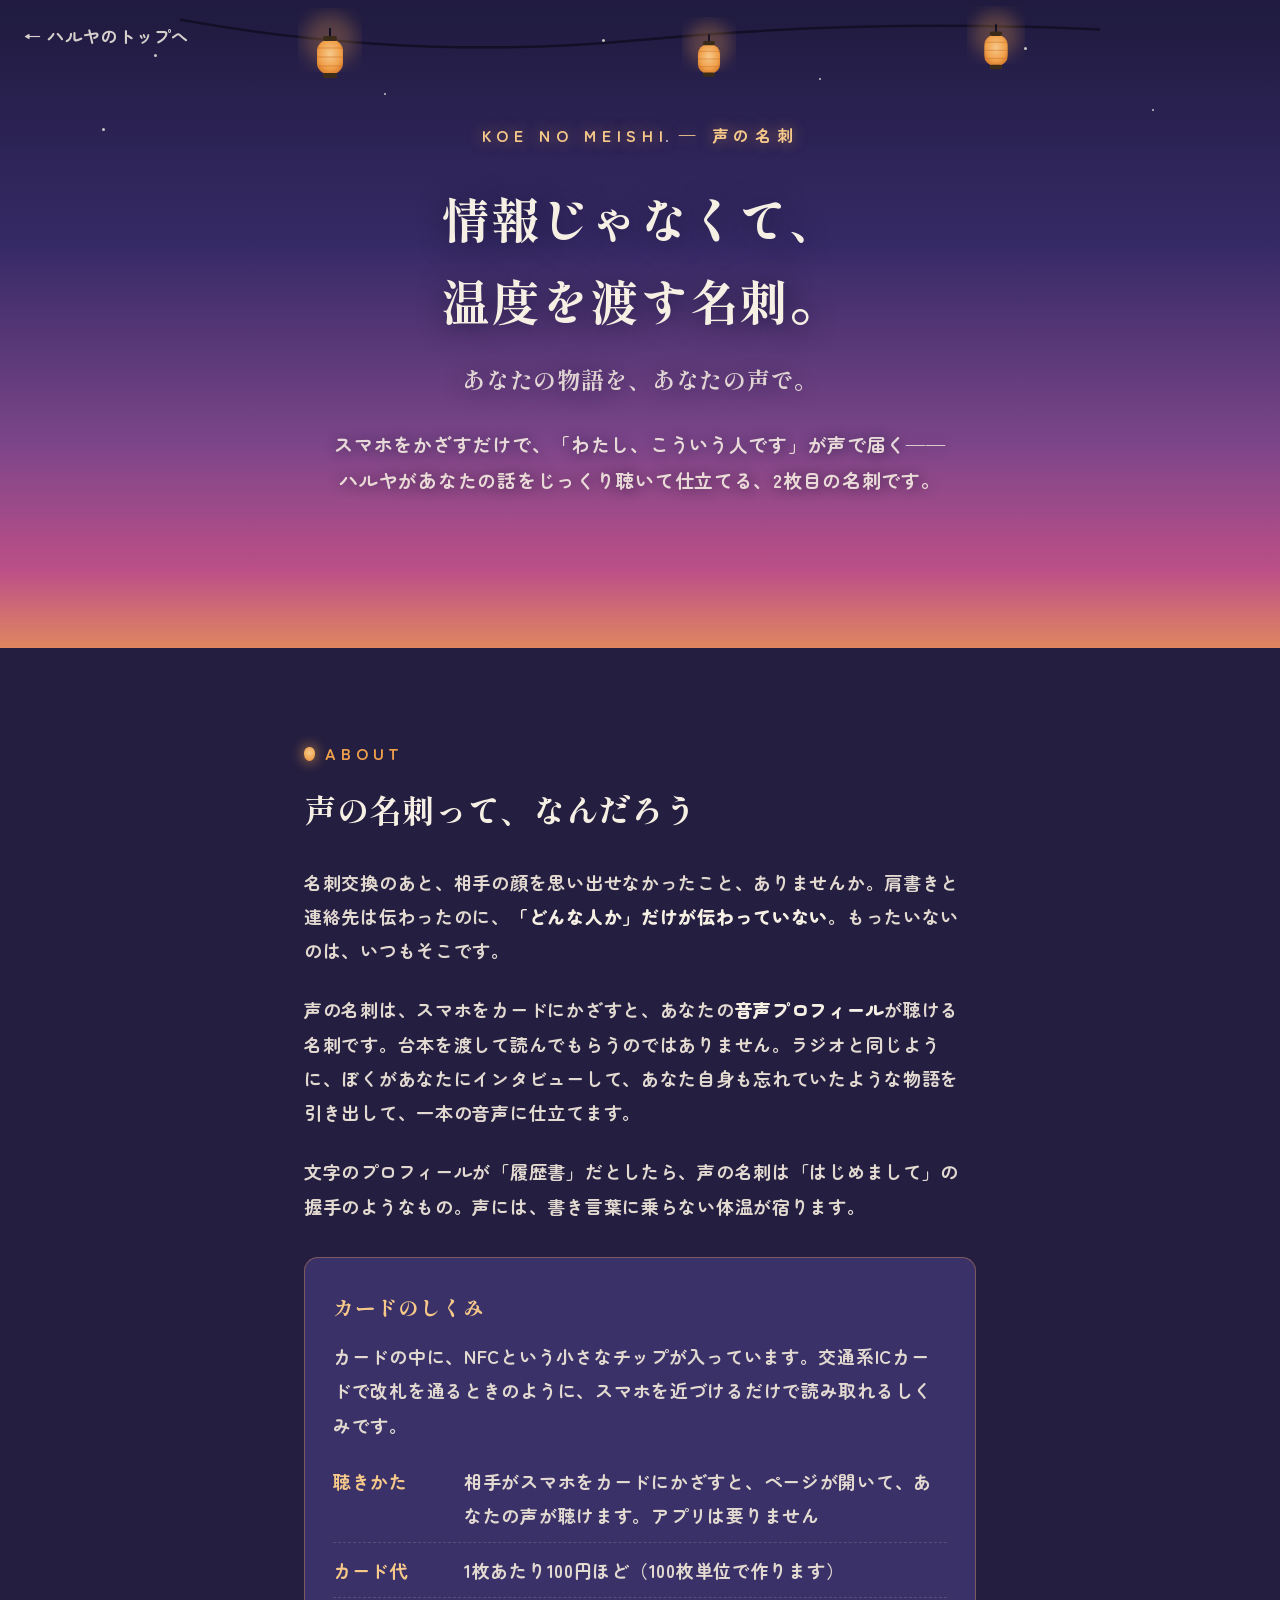
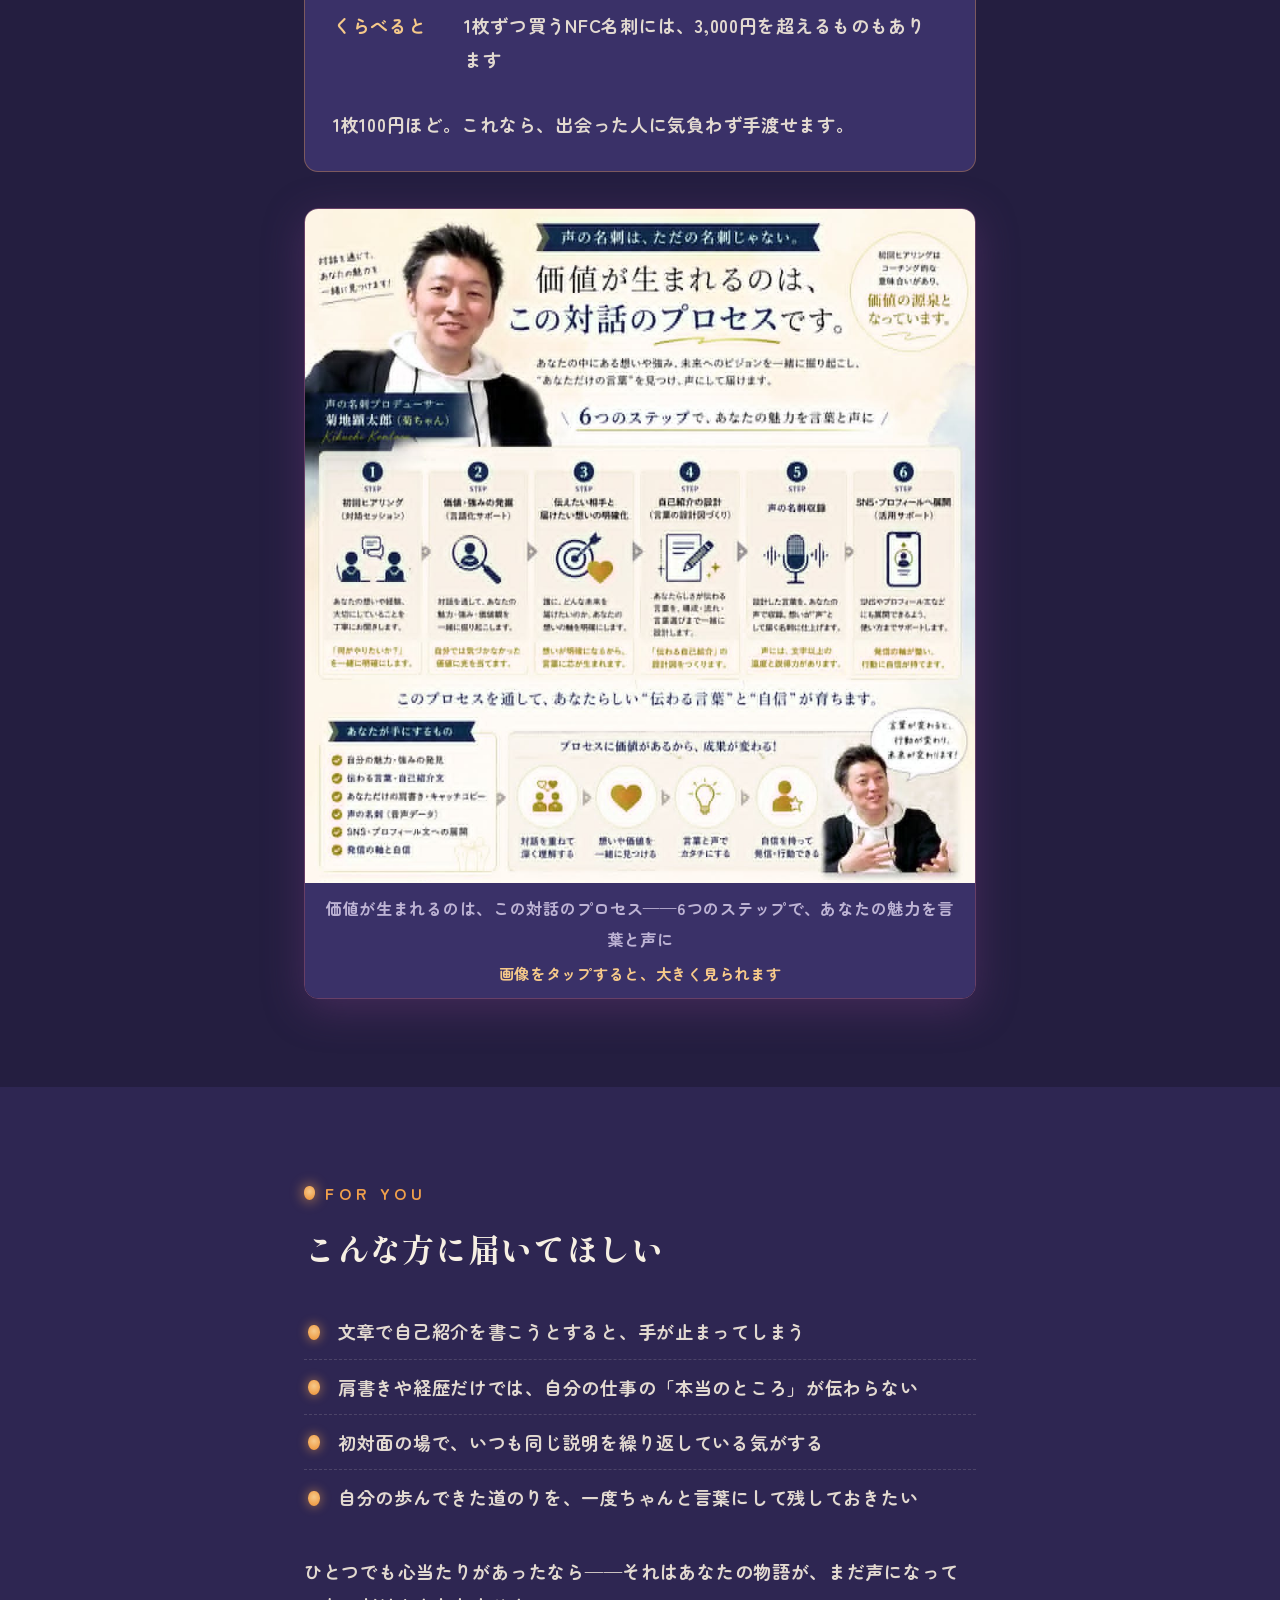
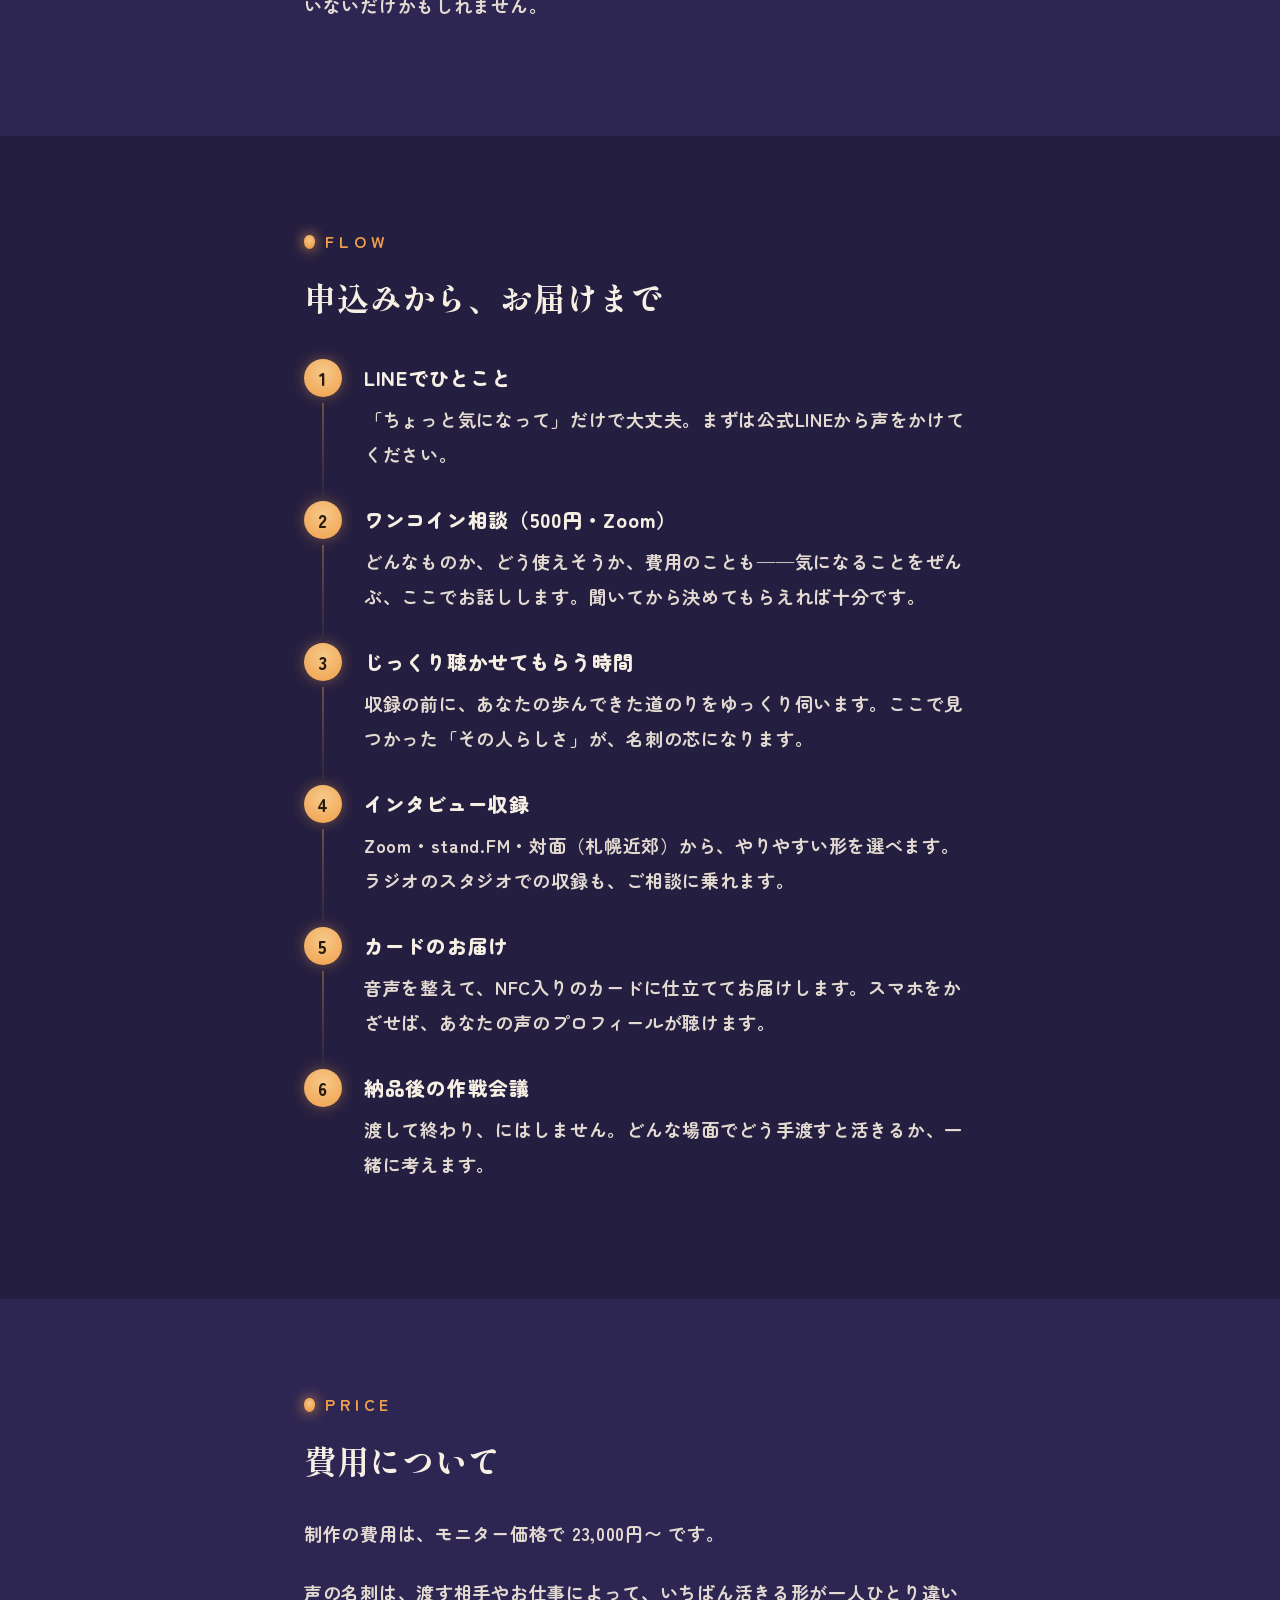
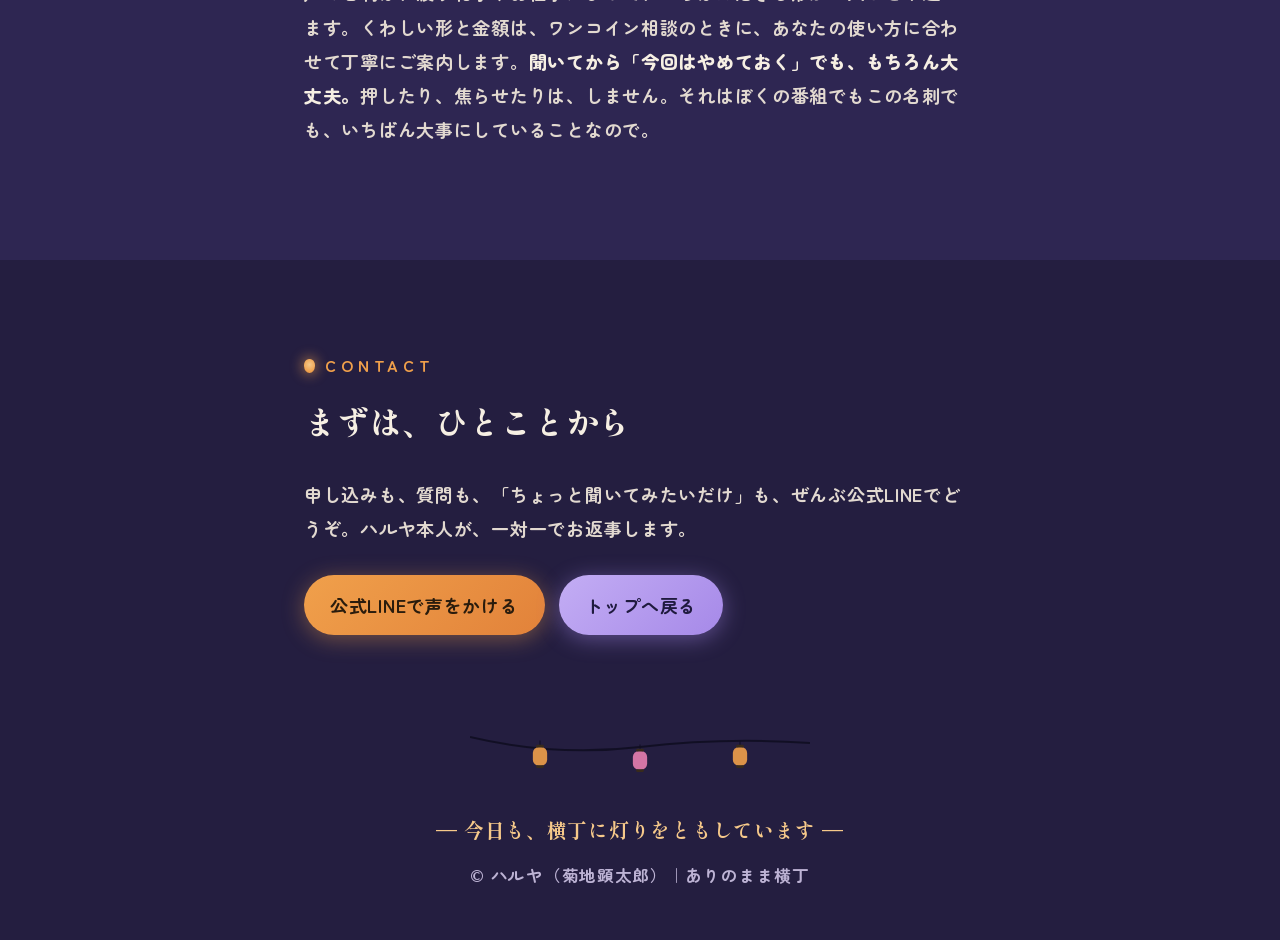
<file: koenomeishi.html>
<!DOCTYPE html>
<html lang="ja">
<head>
<meta charset="UTF-8">
<meta name="viewport" content="width=device-width, initial-scale=1.0">
<title>声の名刺｜ハルヤ — 情報じゃなくて、温度を渡す名刺</title>
<meta name="description" content="声の名刺は、ハルヤ（添暖）があなたの話をじっくり聴いて、あなたの物語を音声のプロフィールに仕立てるサービス。スマホをカードにかざすだけで「わたし、こういう人です」が声で届く、2枚目の名刺です。">
<meta property="og:title" content="声の名刺｜ハルヤ">
<meta property="og:description" content="情報じゃなくて、温度を渡す名刺。あなたの物語を、あなたの声で。">
<meta property="og:type" content="website">
<link rel="preconnect" href="https://fonts.googleapis.com">
<link rel="preconnect" href="https://fonts.gstatic.com" crossorigin>
<link href="https://fonts.googleapis.com/css2?family=Shippori+Mincho:wght@700;800&family=Zen+Maru+Gothic:wght@700;900&display=swap" rel="stylesheet">
<link rel="stylesheet" href="css/style.css?v=9">
</head>
<body>

<header class="subpage">
  <a class="back-link" href="index.html">← ハルヤのトップへ</a>
  <div class="stars" aria-hidden="true">
    <i style="top:14%;left:12%"></i><i style="top:24%;left:30%"></i><i style="top:10%;left:47%"></i>
    <i style="top:20%;left:64%"></i><i style="top:12%;left:80%"></i><i style="top:28%;left:90%"></i>
    <i style="top:33%;left:8%"></i><i style="top:36%;left:52%"></i>
  </div>

  <!-- 提灯の紐 -->
  <div class="lantern-string" aria-hidden="true">
    <svg viewBox="0 0 920 130" xmlns="http://www.w3.org/2000/svg">
      <defs>
        <radialGradient id="glow" cx="50%" cy="42%" r="60%">
          <stop offset="0%" stop-color="#f6c98a"/>
          <stop offset="70%" stop-color="#f0a04b"/>
          <stop offset="100%" stop-color="#d97e2e"/>
        </radialGradient>
        <filter id="blur"><feGaussianBlur stdDeviation="9"/></filter>
      </defs>
      <path d="M-10 18 Q 230 62 460 40 T 930 30" fill="none" stroke="#100e22" stroke-width="2.5" opacity="0.85"/>
      <g class="sway" transform="translate(150,40)">
        <circle r="26" fill="#f0a04b" opacity="0.28" filter="url(#blur)"/>
        <line x1="0" y1="-12" x2="0" y2="0" stroke="#100e22" stroke-width="2"/>
        <rect x="-13" y="0" width="26" height="34" rx="11" fill="url(#glow)"/>
        <path d="M-13 8 h26 M-13 17 h26 M-13 26 h26" stroke="#c96f24" stroke-width="1" opacity="0.55"/>
        <rect x="-7" y="-4" width="14" height="5" rx="2" fill="#3a2c19"/>
        <rect x="-7" y="33" width="14" height="5" rx="2" fill="#3a2c19"/>
      </g>
      <g class="sway s2" transform="translate(460,46) scale(0.85)">
        <circle r="26" fill="#f0a04b" opacity="0.28" filter="url(#blur)"/>
        <line x1="0" y1="-12" x2="0" y2="0" stroke="#100e22" stroke-width="2"/>
        <rect x="-13" y="0" width="26" height="34" rx="11" fill="url(#glow)"/>
        <path d="M-13 8 h26 M-13 17 h26 M-13 26 h26" stroke="#c96f24" stroke-width="1" opacity="0.55"/>
        <rect x="-7" y="-4" width="14" height="5" rx="2" fill="#3a2c19"/>
        <rect x="-7" y="33" width="14" height="5" rx="2" fill="#3a2c19"/>
      </g>
      <g class="sway s3" transform="translate(770,36) scale(0.9)">
        <circle r="26" fill="#f0a04b" opacity="0.28" filter="url(#blur)"/>
        <line x1="0" y1="-12" x2="0" y2="0" stroke="#100e22" stroke-width="2"/>
        <rect x="-13" y="0" width="26" height="34" rx="11" fill="url(#glow)"/>
        <path d="M-13 8 h26 M-13 17 h26 M-13 26 h26" stroke="#c96f24" stroke-width="1" opacity="0.55"/>
        <rect x="-7" y="-4" width="14" height="5" rx="2" fill="#3a2c19"/>
        <rect x="-7" y="33" width="14" height="5" rx="2" fill="#3a2c19"/>
      </g>
    </svg>
  </div>

  <div class="hero-inner wrap">
    <p class="hero-eyebrow">KOE NO MEISHI — 声の名刺</p>
    <h1>情報じゃなくて、<br>温度を渡す名刺。<span class="small">あなたの物語を、あなたの声で。</span>
    </h1>
    <p class="hero-lead">
      スマホをかざすだけで、「わたし、こういう人です」が声で届く——<br class="br-pc">ハルヤがあなたの話をじっくり聴いて仕立てる、2枚目の名刺です。</p>
  </div>
</header>

<section id="about">
  <div class="wrap">
    <p class="sec-label">ABOUT</p>
    <h2>声の名刺って、なんだろう</h2>
    <p>名刺交換のあと、相手の顔を思い出せなかったこと、ありませんか。肩書きと連絡先は伝わったのに、<strong>「どんな人か」だけが伝わっていない</strong>。もったいないのは、いつもそこです。</p>
    <p>声の名刺は、スマホをカードにかざすと、あなたの<strong>音声プロフィール</strong>が聴ける名刺です。台本を渡して読んでもらうのではありません。ラジオと同じように、ぼくがあなたにインタビューして、あなた自身も忘れていたような物語を引き出して、一本の音声に仕立てます。</p>
    <p>文字のプロフィールが「履歴書」だとしたら、声の名刺は「はじめまして」の握手のようなもの。声には、書き言葉に乗らない体温が宿ります。</p>
    <div class="card">
      <h3>カードのしくみ</h3>
      <p>カードの中に、NFCという小さなチップが入っています。交通系ICカードで改札を通るときのように、スマホを近づけるだけで読み取れるしくみです。</p>
      <ul class="fact-list">
        <li><span class="k">聴きかた</span><span>相手がスマホをカードにかざすと、ページが開いて、あなたの声が聴けます。アプリは要りません</span></li>
        <li><span class="k">カード代</span><span>1枚あたり100円ほど（100枚単位で作ります）</span></li>
        <li><span class="k">くらべると</span><span>1枚ずつ買うNFC名刺には、<span class="nowrap">3,000円</span>を超えるものもあります</span></li>
      </ul>
      <p>1枚100円ほど。これなら、出会った人に気負わず手渡せます。</p>
    </div>
    <figure class="meishi-figure">
      <button class="zoom-trigger" type="button" data-zoom="images/koenomeishi-process.jpg" aria-label="画像を大きくして見る">
      <img src="images/koenomeishi-process.jpg"
           alt="声の名刺は、ただの名刺じゃない。価値が生まれるのは、この対話のプロセスです。6つのステップ——初回ヒアリング（対話セッション）、価値・強みの発掘、伝えたい相手と届けたい想いの明確化、自己紹介の設計、声の名刺収録、SNS・プロフィールへ展開——で、あなたの魅力を言葉と声に。あなたが手にするもの：自分の魅力・強みの発見、伝わる言葉・自己紹介文、あなただけの肩書き・キャッチコピー、声の名刺（音声データ）、SNS・プロフィール文への展開、発信の軸と自信。">
      </button>
      <figcaption>価値が生まれるのは、この対話のプロセス——6つのステップで、あなたの魅力を言葉と声に<span class="zoom-hint">画像をタップすると、大きく見られます</span></figcaption>
    </figure>
  </div>
</section>

<section id="for">
  <div class="wrap">
    <p class="sec-label">FOR YOU</p>
    <h2>こんな方に届いてほしい</h2>
    <ul class="for-list">
      <li>文章で自己紹介を書こうとすると、手が止まってしまう</li>
      <li>肩書きや経歴だけでは、自分の仕事の「本当のところ」が伝わらない</li>
      <li>初対面の場で、いつも同じ説明を繰り返している気がする</li>
      <li>自分の歩んできた道のりを、一度ちゃんと言葉にして残しておきたい</li>
    </ul>
    <p style="margin-top:30px;">ひとつでも心当たりがあったなら——それはあなたの物語が、まだ声になっていないだけかもしれません。</p>
  </div>
</section>

<section id="flow">
  <div class="wrap">
    <p class="sec-label">FLOW</p>
    <h2>申込みから、お届けまで</h2>
    <ol class="steps">
      <li>
        <h3>LINEでひとこと</h3>
        <p>「ちょっと気になって」だけで大丈夫。まずは公式LINEから声をかけてください。</p>
      </li>
      <li>
        <h3>ワンコイン相談（500円・Zoom）</h3>
        <p>どんなものか、どう使えそうか、費用のことも——気になることをぜんぶ、ここでお話しします。聞いてから決めてもらえれば十分です。</p>
      </li>
      <li>
        <h3>じっくり聴かせてもらう時間</h3>
        <p>収録の前に、あなたの歩んできた道のりをゆっくり伺います。ここで見つかった「その人らしさ」が、名刺の芯になります。</p>
      </li>
      <li>
        <h3>インタビュー収録</h3>
        <p>Zoom・stand.FM・対面（札幌近郊）から、やりやすい形を選べます。ラジオのスタジオでの収録も、ご相談に乗れます。</p>
      </li>
      <li>
        <h3>カードのお届け</h3>
        <p>音声を整えて、NFC入りのカードに仕立ててお届けします。スマホをかざせば、あなたの声のプロフィールが聴けます。</p>
      </li>
      <li>
        <h3>納品後の作戦会議</h3>
        <p>渡して終わり、にはしません。どんな場面でどう手渡すと活きるか、一緒に考えます。</p>
      </li>
    </ol>
  </div>
</section>

<section id="price">
  <div class="wrap">
    <p class="sec-label">PRICE</p>
    <h2>費用について</h2>
    <p>制作の費用は、モニター価格で <span class="nowrap">23,000円〜</span> です。</p>
    <p>声の名刺は、渡す相手やお仕事によって、いちばん活きる形が一人ひとり違います。くわしい形と金額は、ワンコイン相談のときに、あなたの使い方に合わせて丁寧にご案内します。<strong>聞いてから「今回はやめておく」でも、もちろん大丈夫。</strong>押したり、焦らせたりは、しません。それはぼくの番組でもこの名刺でも、いちばん大事にしていることなので。</p>
  </div>
</section>

<section id="contact">
  <div class="wrap">
    <p class="sec-label">CONTACT</p>
    <h2>まずは、ひとことから</h2>
    <p>申し込みも、質問も、「ちょっと聞いてみたいだけ」も、ぜんぶ公式LINEでどうぞ。ハルヤ本人が、一対一でお返事します。</p>
    <div class="btn-row">
      <a class="btn btn-primary" href="https://lin.ee/oaMdhAo" target="_blank" rel="noopener">公式LINEで声をかける</a>
      <a class="btn btn-ghost" href="index.html">トップへ戻る</a>
    </div>
  </div>
</section>

<footer>
  <div class="footer-lanterns" aria-hidden="true">
    <svg viewBox="0 0 340 70" xmlns="http://www.w3.org/2000/svg">
      <path d="M0 14 Q 85 34 170 24 T 340 20" fill="none" stroke="#100e22" stroke-width="2"/>
      <g transform="translate(70,24) scale(0.55)">
        <line x1="0" y1="-12" x2="0" y2="0" stroke="#100e22" stroke-width="2"/>
        <rect x="-13" y="0" width="26" height="34" rx="11" fill="#f0a04b"/>
        <rect x="-7" y="-4" width="14" height="5" rx="2" fill="#3a2c19"/>
        <rect x="-7" y="33" width="14" height="5" rx="2" fill="#3a2c19"/>
      </g>
      <g transform="translate(170,28) scale(0.55)">
        <line x1="0" y1="-12" x2="0" y2="0" stroke="#100e22" stroke-width="2"/>
        <rect x="-13" y="0" width="26" height="34" rx="11" fill="#e77fb0"/>
        <rect x="-7" y="-4" width="14" height="5" rx="2" fill="#3a2c19"/>
        <rect x="-7" y="33" width="14" height="5" rx="2" fill="#3a2c19"/>
      </g>
      <g transform="translate(270,24) scale(0.55)">
        <line x1="0" y1="-12" x2="0" y2="0" stroke="#100e22" stroke-width="2"/>
        <rect x="-13" y="0" width="26" height="34" rx="11" fill="#f0a04b"/>
        <rect x="-7" y="-4" width="14" height="5" rx="2" fill="#3a2c19"/>
        <rect x="-7" y="33" width="14" height="5" rx="2" fill="#3a2c19"/>
      </g>
    </svg>
  </div>
  <p class="foot-mark">— 今日も、横丁に灯りをともしています —</p>
  <p>© ハルヤ（菊地顕太郎）｜ありのまま横丁</p>
</footer>

<!-- 画像をタップで拡大 -->
<div class="zoom-overlay" id="zoom-overlay" hidden role="dialog" aria-modal="true" aria-label="大きくした画像">
  <button class="zoom-close" type="button">✕ 閉じる</button>
  <div class="zoom-scroll"><img alt=""></div>
</div>
<script>
(function () {
  var overlay = document.getElementById('zoom-overlay');
  var big = overlay.querySelector('img');
  var closeBtn = overlay.querySelector('.zoom-close');
  var scroller = overlay.querySelector('.zoom-scroll');
  var opener = null;
  function openZoom(btn) {
    opener = btn;
    big.src = btn.getAttribute('data-zoom');
    big.alt = btn.querySelector('img').alt;
    overlay.hidden = false;
    document.body.classList.add('zoom-open');
    scroller.scrollTop = 0;
    scroller.scrollLeft = 0;
    closeBtn.focus();
  }
  function closeZoom() {
    overlay.hidden = true;
    document.body.classList.remove('zoom-open');
    if (opener) opener.focus();
  }
  document.querySelectorAll('.zoom-trigger').forEach(function (btn) {
    btn.addEventListener('click', function () { openZoom(btn); });
  });
  closeBtn.addEventListener('click', closeZoom);
  scroller.addEventListener('click', function (e) { if (e.target === scroller) closeZoom(); });
  document.addEventListener('keydown', function (e) { if (e.key === 'Escape' && !overlay.hidden) closeZoom(); });
})();
</script>

</body>
</html>
</file>
<file: css/style.css>
:root {
  /* 夕暮れの空 */
  --sky-top: #1f1a3e;
  --sky-mid: #362a66;
  --sky-glow: #7b4589;
  --neon-pink: #e77fb0;
  --neon-purple: #9f7fe0;
  /* 横丁の灯り */
  --lantern: #f0a04b;
  --lantern-soft: #f6c98a;
  /* 地の色 */
  --dusk-deep: #241e40;
  --dusk: #2e2652;
  --dusk-soft: #3a3168;
  --paper: #f6efe3;
  --paper-dim: #e2d9d0;
  --ink-soft: #bdb3d4;
  --line: rgba(240, 160, 75, 0.36);
}
* { margin: 0; padding: 0; box-sizing: border-box; }
html {
  scroll-behavior: smooth;
  font-size: 112.5%; /* 1rem = 18px。小さい文字がつらいので、全体の基準を上げる */
}
body {
  background: var(--dusk-deep);
  color: var(--paper);
  font-family: "Zen Maru Gothic", "Hiragino Maru Gothic ProN", sans-serif;
  font-weight: 700; /* 細い線だと読みにくいので、本文も太字にする */
  line-height: 1.9;
  letter-spacing: 0.04em;
  /* 日本語の折り返しを整える。
     小さい仮名・長音符が行頭に来ないようにする（全ブラウザ対応）。
     word-break: auto-phrase は文節で折り返す代わりに行末へ大きな余白を作り、
     かつChrome系しか対応しないため使わない。 */
  line-break: strict;
}
h1, h2, h3 {
  font-family: "Shippori Mincho", "Hiragino Mincho ProN", serif;
  font-weight: 800; /* 明朝は横線が細いので、いちばん太い字で */
  text-wrap: balance; /* 見出しの行の長さを揃える */
}
p, li { text-wrap: pretty; } /* 最終行が1〜2文字だけ残るのを防ぐ */
a { color: var(--lantern-soft); }
img { max-width: 100%; }

/* PC幅でだけ効かせる改行。スマホでは無効化して自然に流す */
.br-pc { display: inline; }
/* 「3,000円」のように、途中で折り返したくない語をまとめる */
.nowrap { white-space: nowrap; }

.wrap { max-width: 720px; margin: 0 auto; padding: 0 24px; }

/* ===== ヒーロー：夕暮れの横丁 ===== */
header {
  min-height: 92svh;
  display: flex;
  flex-direction: column;
  justify-content: center;
  text-align: center;
  position: relative;
  overflow: hidden;
  background: linear-gradient(180deg,
    var(--sky-top) 0%,
    var(--sky-mid) 38%,
    var(--sky-glow) 68%,
    #bc4f88 88%,
    #e08660 100%);
  padding: 96px 24px 200px;
}
header.subpage {
  min-height: 54svh;
  padding: 120px 24px 150px;
}
/* 空に散る星 */
.stars { position: absolute; inset: 0 0 40% 0; pointer-events: none; }
.stars i {
  position: absolute;
  width: 3px; height: 3px;
  border-radius: 50%;
  background: rgba(246, 239, 227, 0.8);
  animation: twinkle 3.6s ease-in-out infinite;
}
.stars i:nth-child(2n) { width: 2px; height: 2px; animation-delay: 1.2s; }
.stars i:nth-child(3n) { animation-delay: 2.1s; }
@keyframes twinkle { 0%,100% { opacity: 0.25; } 50% { opacity: 0.95; } }

/* 提灯の紐 */
.lantern-string { position: absolute; top: 0; left: 50%; transform: translateX(-50%); width: min(920px, 120vw); pointer-events: none; }
.lantern-string svg { width: 100%; height: auto; display: block; }
.sway { transform-origin: center -10px; animation: sway 5.5s ease-in-out infinite; }
.sway.s2 { animation-delay: 1.4s; }
.sway.s3 { animation-delay: 2.6s; }
@keyframes sway { 0%,100% { transform: rotate(-2.4deg); } 50% { transform: rotate(2.4deg); } }

/* 横丁のシルエット */
.alley { position: absolute; left: 0; right: 0; bottom: -2px; pointer-events: none; }
.alley svg { width: 100%; height: auto; display: block; }

/* 戻るリンク */
.back-link {
  position: absolute;
  top: 20px; left: 24px;
  z-index: 5;
  color: var(--paper);
  opacity: 0.85;
  text-decoration: none;
  font-size: 0.95rem;
}
.back-link:hover { opacity: 1; }

.hero-inner { position: relative; z-index: 2; }
.hero-eyebrow {
  color: var(--lantern-soft);
  font-size: 0.9rem;
  letter-spacing: 0.35em;
  margin-bottom: 26px;
  text-shadow: 0 0 14px rgba(240,160,75,0.5);
}
h1 {
  font-size: clamp(1.6rem, 5.5vw, 2.7rem);
  line-height: 1.7;
  margin-bottom: 26px;
  text-shadow: 0 2px 26px rgba(23, 20, 48, 0.8);
}
h1 .small { display: block; font-size: 0.48em; color: var(--paper); opacity: 0.85; margin-top: 18px; font-weight: 700; }
.hero-lead {
  color: var(--paper);
  opacity: 0.88;
  font-size: 1.05rem;
  max-width: 34em;
  margin: 0 auto;
  text-shadow: 0 1px 14px rgba(23, 20, 48, 0.8);
}

/* ===== セクション共通 ===== */
section { padding: 88px 0; position: relative; }
section:nth-of-type(even) { background: var(--dusk); }
.sec-label {
  display: inline-flex;
  align-items: center;
  gap: 10px;
  color: var(--lantern);
  font-size: 0.9rem;
  letter-spacing: 0.3em;
  margin-bottom: 14px;
}
.sec-label::before {
  content: "";
  width: 11px; height: 14px;
  border-radius: 45% 45% 50% 50%;
  background: radial-gradient(circle at 50% 40%, var(--lantern-soft), var(--lantern) 70%);
  box-shadow: 0 0 12px 3px rgba(240,160,75,0.45);
}
h2 { font-size: clamp(1.35rem, 4vw, 1.8rem); margin-bottom: 30px; line-height: 1.6; }
section p { color: var(--paper-dim); margin-bottom: 1.4em; }
section p strong { color: var(--paper); font-weight: 900; }

/* ===== プロフィール ===== */
.profile-head {
  display: flex;
  align-items: center;
  gap: 28px;
  margin-bottom: 34px;
  flex-wrap: wrap;
}
.profile-photo {
  width: 148px; height: 148px;
  border-radius: 50%;
  object-fit: cover;
  border: 3px solid var(--lantern);
  box-shadow: 0 0 0 6px rgba(240,160,75,0.12), 0 6px 30px rgba(240,160,75,0.28);
  flex-shrink: 0;
}
.profile-head h2 { margin-bottom: 8px; }
.profile-head .role { color: var(--neon-pink); font-size: 1rem; letter-spacing: 0.12em; }

.story-quote {
  border-left: 3px solid var(--lantern);
  padding: 6px 0 6px 22px;
  margin: 34px 0;
  color: var(--paper);
  font-family: "Shippori Mincho", serif;
  font-weight: 800;
  font-size: 1.15rem;
  line-height: 2;
}

/* ===== カード ===== */
.card {
  background: var(--dusk-soft);
  border: 1px solid var(--line);
  border-radius: 14px;
  padding: 30px 28px;
  margin-top: 34px;
}
.card h3 { color: var(--lantern-soft); font-size: 1.15rem; margin-bottom: 12px; }
.card p { font-size: 1rem; margin-bottom: 0.9em; }
.card p:last-child { margin-bottom: 0; }
.fact-list { list-style: none; margin: 22px 0 0; }
.fact-list li {
  display: flex;
  gap: 14px;
  padding: 10px 0;
  border-top: 1px dashed rgba(246,239,227,0.15);
  font-size: 1rem;
  color: var(--paper-dim);
}
.fact-list li:first-child { border-top: none; padding-top: 0; }
.fact-list .k { color: var(--lantern-soft); flex: 0 0 6.5em; }
.fact-list + p { margin-top: 20px; } /* 表のあとに続く一文との間をあける */

/* 名刺画像 */
.meishi-figure {
  margin: 36px 0 0;
  border-radius: 14px;
  overflow: hidden;
  border: 1px solid rgba(231,127,176,0.35);
  box-shadow: 0 10px 40px rgba(109,58,120,0.45);
}
.meishi-figure img { display: block; width: 100%; }

/* ===== 画像をタップで拡大 ===== */
.zoom-trigger {
  display: block;
  width: 100%;
  padding: 0;
  border: 0;
  background: none;
  cursor: zoom-in;
}
.zoom-hint {
  display: block;
  margin-top: 4px;
  font-size: 0.85rem;
  color: var(--lantern-soft);
}
.zoom-overlay {
  position: fixed;
  inset: 0;
  z-index: 1000;
  background: rgba(20, 17, 38, 0.95);
}
.zoom-overlay[hidden] { display: none; }
.zoom-scroll {
  position: absolute;
  inset: 0;
  overflow: auto;
  -webkit-overflow-scrolling: touch;
  padding: 72px 16px 32px;
}
/* スマホでは画面の2倍の幅まで広げて、文字を読める大きさにする（元画像の幅1149pxまで） */
.zoom-scroll img {
  display: block;
  width: min(1149px, 200vw);
  max-width: none;
  height: auto;
  margin: 0 auto;
  border-radius: 10px;
}
.zoom-close {
  position: fixed;
  top: 14px;
  right: 14px;
  z-index: 1001;
  font: inherit;
  font-weight: 700;
  font-size: 1rem;
  padding: 10px 18px;
  border: 0;
  border-radius: 999px;
  background: var(--lantern);
  color: var(--sky-top);
  cursor: pointer;
}
body.zoom-open { overflow: hidden; }
.meishi-figure figcaption {
  font-size: 0.9rem;
  color: var(--ink-soft);
  text-align: center;
  padding: 10px 14px;
  background: var(--dusk-soft);
}

/* ===== 流れ（ステップ） ===== */
.steps { list-style: none; margin-top: 36px; counter-reset: step; }
.steps li {
  position: relative;
  padding: 0 0 30px 60px;
  counter-increment: step;
}
.steps li::before {
  content: counter(step);
  position: absolute;
  left: 0; top: 0;
  width: 38px; height: 38px;
  border-radius: 50%;
  display: flex;
  align-items: center;
  justify-content: center;
  background: radial-gradient(circle at 50% 35%, var(--lantern-soft), var(--lantern));
  color: #2a1c0d;
  font-weight: 900;
  font-family: "Zen Maru Gothic", sans-serif;
  box-shadow: 0 0 14px rgba(240,160,75,0.4);
}
.steps li:not(:last-child)::after {
  content: "";
  position: absolute;
  left: 18px; top: 44px; bottom: 6px;
  width: 2px;
  background: linear-gradient(180deg, var(--line), rgba(240,160,75,0.06));
}
.steps h3 {
  font-size: 1.1rem;
  color: var(--paper);
  margin-bottom: 6px;
  font-family: "Zen Maru Gothic", sans-serif;
  font-weight: 900;
}
.steps p { font-size: 1rem; margin-bottom: 0; }

/* こんな方へ */
.for-list { list-style: none; margin-top: 30px; }
.for-list li {
  position: relative;
  padding: 10px 0 10px 34px;
  color: var(--paper-dim);
  border-top: 1px dashed rgba(246,239,227,0.15);
}
.for-list li:first-child { border-top: none; }
.for-list li::before {
  content: "";
  position: absolute;
  left: 4px; top: 1.15em;
  width: 12px; height: 15px;
  border-radius: 45% 45% 50% 50%;
  background: radial-gradient(circle at 50% 40%, var(--lantern-soft), var(--lantern) 70%);
  box-shadow: 0 0 10px 2px rgba(240,160,75,0.4);
}

/* ===== ボタン ===== */
.btn-row { display: flex; flex-wrap: wrap; gap: 14px; margin-top: 30px; }
.btn {
  display: inline-block;
  padding: 13px 26px;
  border-radius: 999px;
  text-decoration: none;
  font-size: 1rem;
  font-weight: 700;
  transition: transform 0.15s ease, box-shadow 0.15s ease;
}
.btn:hover { transform: translateY(-2px); }
.btn-primary {
  background: linear-gradient(135deg, var(--lantern), #e2823a);
  color: #2a1c0d;
  box-shadow: 0 4px 22px rgba(240,160,75,0.4);
}
/* 2つ目のボタン。暗い地に沈まないよう、明るい藤色で塗る（文字との差 7:1 前後） */
.btn-ghost {
  background: linear-gradient(135deg, #c3adf4, #a689e8);
  color: #1f1a3e;
  box-shadow: 0 4px 22px rgba(166,137,232,0.45);
}
.btn-ghost:hover { box-shadow: 0 6px 26px rgba(166,137,232,0.6); }

/* ===== SNSリンク ===== */
.links-grid {
  display: grid;
  grid-template-columns: repeat(auto-fit, minmax(200px, 1fr));
  gap: 16px;
  margin-top: 36px;
}
.link-card {
  display: block;
  background: var(--dusk-soft);
  border: 1px solid var(--line);
  border-radius: 14px;
  padding: 22px 22px 20px;
  text-decoration: none;
  transition: transform 0.15s ease, border-color 0.15s ease, box-shadow 0.15s ease;
}
.link-card:hover { transform: translateY(-3px); border-color: var(--lantern); box-shadow: 0 8px 30px rgba(240,160,75,0.18); }
.link-card .name { color: var(--paper); font-weight: 900; font-size: 1.1rem; }
.link-card .desc { color: var(--paper-dim); font-size: 0.95rem; margin-top: 6px; line-height: 1.7; }
.link-card .arrow { color: var(--lantern); font-size: 0.95rem; margin-top: 10px; display: inline-block; }
.link-card.soon { opacity: 0.6; pointer-events: none; border-style: dashed; }
.link-card.soon .arrow { color: var(--ink-soft); }

/* ===== フッター ===== */
footer {
  text-align: center;
  padding: 0 24px 48px;
  color: var(--ink-soft);
  font-size: 0.92rem;
  background: var(--dusk-deep);
}
.footer-lanterns { max-width: 340px; margin: 0 auto 8px; opacity: 0.9; }
.footer-lanterns svg { width: 100%; height: auto; }
footer .foot-mark { color: var(--lantern-soft); font-family: "Shippori Mincho", serif; font-size: 1.1rem; margin-bottom: 12px; }

/* ===== タブレット ===== */
@media (max-width: 820px) {
  header { padding: 88px 24px 170px; }
  section { padding: 72px 0; }
}

/* ===== スマートフォン ===== */
@media (max-width: 600px) {
  /* PC用の改行を止めて、画面幅に合わせて自然に流す */
  .br-pc { display: none; }

  body { letter-spacing: 0.02em; line-height: 1.85; }
  .wrap { padding: 0 20px; }

  header { min-height: auto; padding: 76px 20px 120px; }
  header.subpage { min-height: auto; padding: 76px 20px 110px; }
  .hero-eyebrow { letter-spacing: 0.16em; font-size: 0.85rem; margin-bottom: 20px; }
  h1 { font-size: clamp(1.5rem, 7.4vw, 2rem); line-height: 1.65; }
  h1 .small { font-size: 0.6em; margin-top: 14px; line-height: 1.7; }
  /* 折り返しが増える幅では、短い最終行が中央に浮かないよう行頭を左に揃える
     （見出し・ボタンは中央のまま。文章のブロック自体は中央に置く） */
  .hero-lead { font-size: 1rem; text-align: left; }
  .back-link { top: 16px; left: 20px; font-size: 0.9rem; }

  section { padding: 58px 0; }
  h2 { margin-bottom: 24px; }
  .sec-label { letter-spacing: 0.2em; }

  .profile-head { flex-direction: column; text-align: center; gap: 18px; }
  .profile-photo { width: 124px; height: 124px; }

  .story-quote { font-size: 1.08rem; padding-left: 18px; margin: 28px 0; line-height: 1.9; }

  .card { padding: 24px 20px; }
  /* 項目名と中身を縦に積んで、狭い幅で潰れないようにする */
  .fact-list li { flex-direction: column; gap: 2px; padding: 12px 0; }
  .fact-list .k { flex: none; font-size: 0.92rem; }

  .steps li { padding: 0 0 26px 46px; }
  .steps li::before { width: 34px; height: 34px; font-size: 0.92rem; }
  .steps li:not(:last-child)::after { left: 15px; top: 38px; }
  .for-list li { padding-left: 28px; }
  .for-list li::before { left: 2px; }

  /* ボタンは横に並べず、押しやすい幅で縦に積む */
  .btn-row { gap: 12px; }
  .btn-row .btn { flex: 1 1 100%; text-align: center; padding: 14px 20px; }

  .links-grid { grid-template-columns: 1fr; gap: 12px; }
  .link-card { padding: 20px; }

  footer { padding: 0 20px 40px; }
}
</file>
